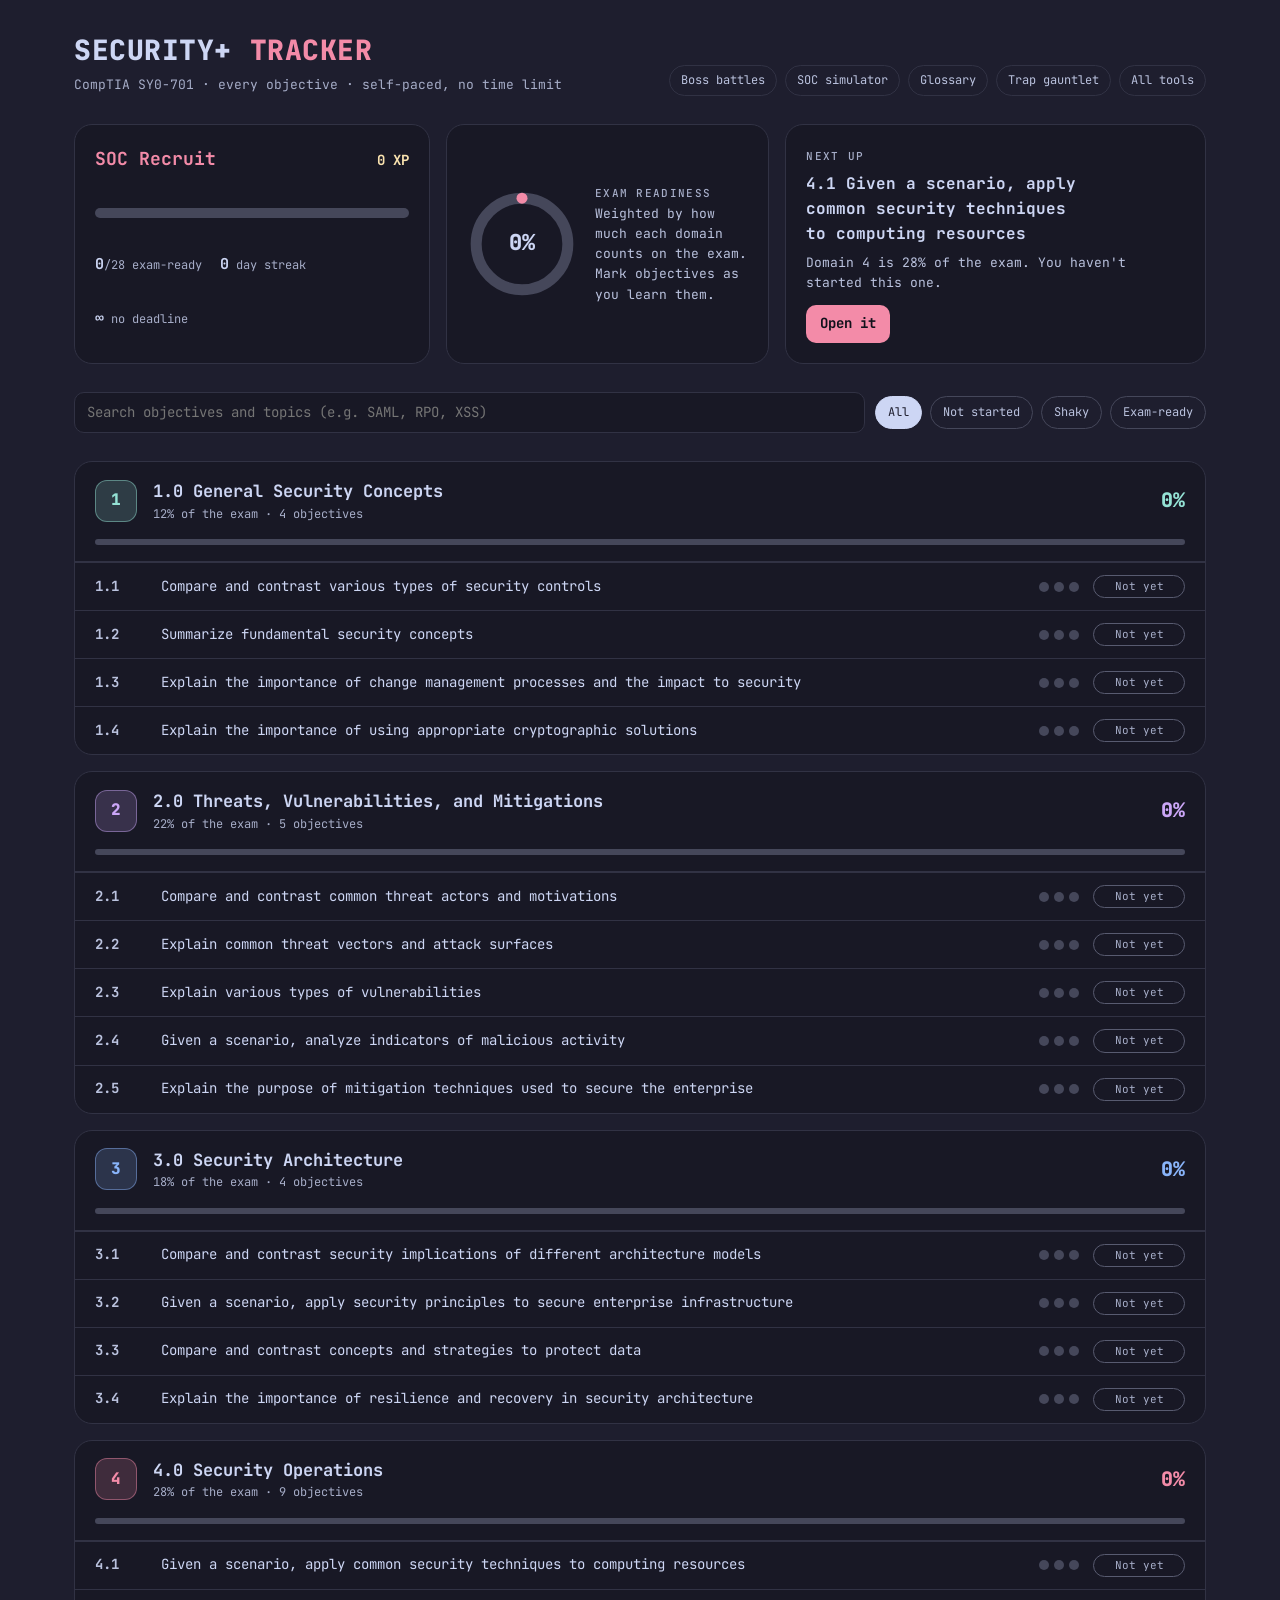
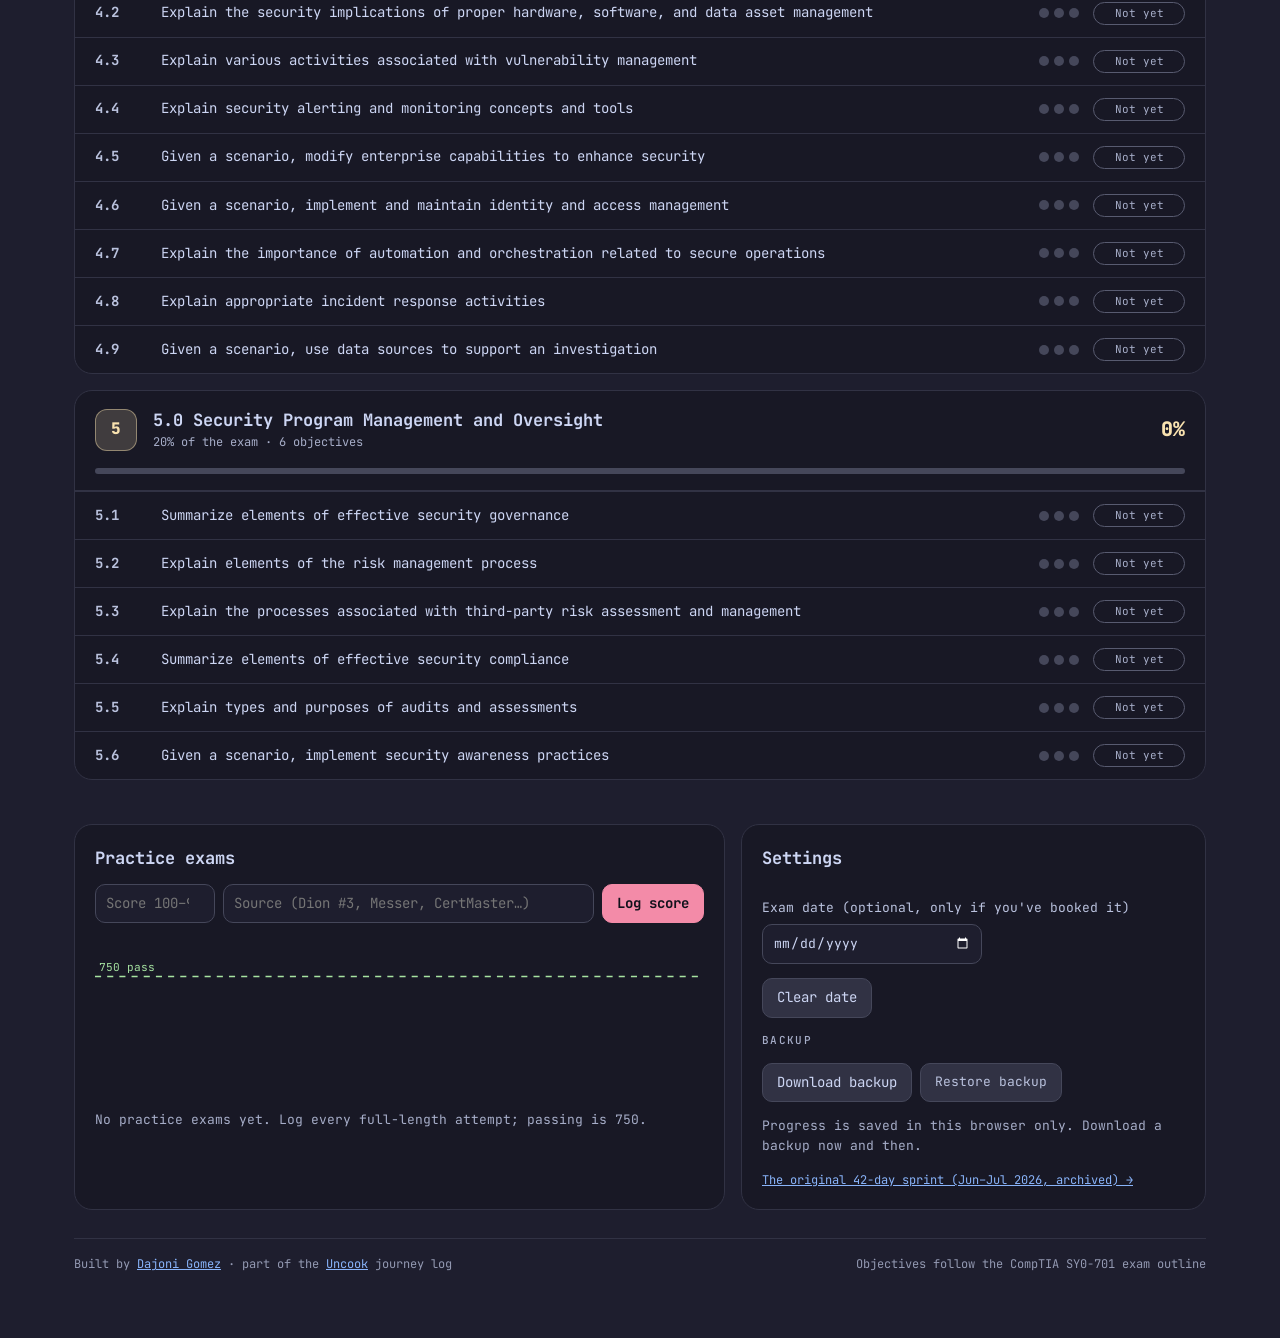
<file: index.html>
<!doctype html>
<html lang="en">
<head>
<meta charset="utf-8">
<meta name="viewport" content="width=device-width, initial-scale=1, viewport-fit=cover">
<title>Security+ Tracker · SY0-701 · Self-paced</title>
<meta name="description" content="Self-paced CompTIA Security+ (SY0-701) tracker covering all 28 exam objectives, with readiness scoring and a practice exam log.">
<link rel="preconnect" href="https://fonts.googleapis.com">
<link rel="preconnect" href="https://fonts.gstatic.com" crossorigin>
<link rel="stylesheet" href="https://fonts.googleapis.com/css2?family=JetBrains+Mono:wght@400;500;700;800&display=swap">
<style>
/* Layout: status header (rank, readiness, next up) → domain cards with objective rows → practice exams + settings.
   Catppuccin Mocha with Ruby (security) as the accent. Self-paced: no dates unless you set an exam date. */
:root{
  color-scheme: dark;
  --base:#1e1e2e; --mantle:#181825; --crust:#11111b; --s0:#313244; --s1:#45475a; --s2:#585b70;
  --text:#cdd6f4; --sub1:#bac2de; --sub0:#a6adc8; --ov:#9399b2;
  --red:#f38ba8; --mauve:#cba6f7; --blue:#89b4fa; --green:#a6e3a1; --yellow:#f9e2af; --peach:#fab387; --lav:#b4befe;
  --mono:"JetBrainsMono Nerd Font","JetBrainsMono NF","JetBrains Mono",ui-monospace,monospace;
}
*{box-sizing:border-box}
[hidden]{display:none!important}
body{margin:0;background:var(--base);color:var(--text);font-family:var(--mono);font-size:14px;line-height:1.55}
a{color:var(--blue)} a:hover{color:var(--lav)}
:focus-visible{outline:2px solid var(--lav);outline-offset:2px;border-radius:4px}
button{font:inherit;cursor:pointer}
.wrap{max-width:1180px;margin:0 auto;padding-inline:24px;padding-block:28px 64px;display:grid;gap:28px}
@media (max-width:600px){.wrap{padding-inline:16px;gap:22px}}
.label{font-size:11px;font-weight:500;letter-spacing:.12em;text-transform:uppercase;color:var(--sub0)}
h1,h2,h3{margin:0;text-wrap:balance}

/* header */
.top{display:flex;justify-content:space-between;gap:16px;flex-wrap:wrap;align-items:flex-end}
.top h1{font-size:28px;font-weight:800;letter-spacing:.02em}
.top h1 span{color:var(--red)}
.top p{margin:4px 0 0;color:var(--sub0);font-size:13px}
.nav{display:flex;gap:8px;flex-wrap:wrap}
.nav a{font-size:12px;color:var(--sub1);text-decoration:none;border:1px solid var(--s0);border-radius:9999px;padding:5px 11px}
.nav a:hover{border-color:var(--red);color:var(--text)}

.status{display:grid;grid-template-columns:1.1fr 1fr 1.3fr;gap:16px}
@media (max-width:900px){.status{grid-template-columns:1fr}}
.card{background:var(--mantle);border:1px solid var(--s0);border-radius:18px;padding:20px;min-width:0}
.rank{display:grid;gap:10px}
.rank .row{display:flex;justify-content:space-between;align-items:baseline;gap:12px}
.rank b{font-size:18px;color:var(--red)}
.rank .xp{color:var(--yellow);font-weight:700;font-variant-numeric:tabular-nums}
.bar{height:10px;background:var(--s1);border-radius:10px;overflow:hidden}
.bar i{display:block;height:100%;border-radius:10px;background:var(--c,var(--red));transition:width .5s ease}
.mini{display:flex;gap:18px;flex-wrap:wrap;font-size:12px;color:var(--sub0)}
.mini strong{color:var(--text);font-size:15px}
.ready{display:flex;gap:18px;align-items:center}
.gauge{width:110px;height:110px;flex-shrink:0}
.gauge text{font-family:var(--mono)}
.ready p{margin:0;color:var(--sub1);font-size:13px}
.next h3{font-size:16px;margin:6px 0}
.next p{margin:0;color:var(--sub1);font-size:13px}
.next .go{margin-top:12px;background:var(--red);color:var(--crust);border:0;border-radius:10px;padding:8px 14px;font-weight:700}
.next .go:hover{background:var(--peach)}

/* toolbar */
.tools{display:flex;gap:10px;flex-wrap:wrap;align-items:center}
.tools input[type=search]{flex:1;min-width:200px;background:var(--mantle);border:1px solid var(--s0);border-radius:10px;color:var(--text);font:inherit;padding:9px 12px}
.chip{background:none;border:1px solid var(--s1);color:var(--sub1);border-radius:9999px;padding:6px 12px;font-size:12px}
.chip[aria-pressed="true"]{background:var(--text);color:var(--base);border-color:var(--text)}

/* domains */
.domain{background:var(--mantle);border:1px solid var(--s0);border-radius:18px;overflow:hidden}
.dhead{display:grid;grid-template-columns:auto 1fr auto;gap:16px;align-items:center;padding:16px 20px;border-bottom:1px solid var(--s0)}
.dnum{width:42px;height:42px;border-radius:12px;display:grid;place-items:center;font-weight:800;font-size:16px;background:color-mix(in srgb,var(--c) 18%,transparent);color:var(--c);border:1px solid color-mix(in srgb,var(--c) 45%,transparent)}
.dhead h2{font-size:17px}
.dhead .meta{font-size:12px;color:var(--sub0)}
.dhead .pct{font-weight:800;font-size:20px;font-variant-numeric:tabular-nums;color:var(--c)}
.dhead .bar{grid-column:1/-1;height:6px}
.obj{border-top:1px solid var(--s0)}
.obj:first-of-type{border-top:0}
.ohead{all:unset;box-sizing:border-box;display:grid;grid-template-columns:52px 1fr auto auto;gap:14px;align-items:center;width:100%;padding:12px 20px;cursor:pointer}
.ohead:hover{background:color-mix(in srgb,var(--s0) 45%,transparent)}
.oid{font-weight:700;color:var(--sub1);font-variant-numeric:tabular-nums}
.otitle{min-width:0}
.dots{display:flex;gap:5px}
.dots i{width:10px;height:10px;border-radius:50%;background:var(--s1);display:block}
.dots i.on{background:var(--green)}
.conf{font-size:11px;padding:2px 9px;border-radius:9999px;border:1px solid var(--s2);color:var(--sub0);white-space:nowrap;min-width:92px;text-align:center}
.conf.c1{border-color:var(--peach);color:var(--peach)} .conf.c2{border-color:var(--blue);color:var(--blue)} .conf.c3{border-color:var(--green);color:var(--green);background:color-mix(in srgb,var(--green) 12%,transparent)}
.obody{padding:4px 20px 18px 86px;display:grid;gap:14px}
@media (max-width:700px){.ohead{grid-template-columns:44px 1fr;row-gap:6px}.dots,.conf{grid-column:2}.obody{padding:4px 16px 16px}}
.topics{margin:0;padding-left:18px;color:var(--sub1);font-size:13px;display:grid;gap:3px}
.steps{display:flex;gap:8px;flex-wrap:wrap}
.step{display:flex;align-items:center;gap:8px;background:var(--base);border:1px solid var(--s1);color:var(--text);border-radius:10px;padding:7px 12px;font-size:13px}
.step i{width:16px;height:16px;border-radius:4px;border:2px solid var(--s2);display:grid;place-items:center}
.step[aria-pressed="true"]{border-color:var(--green)}
.step[aria-pressed="true"] i{background:var(--green);border-color:var(--green)}
.step[aria-pressed="true"] i::after{content:"";width:4px;height:8px;border:solid var(--crust);border-width:0 2px 2px 0;transform:rotate(45deg) translate(-1px,-1px)}
.confpick{display:flex;gap:6px;flex-wrap:wrap;align-items:center}
.confpick button{background:none;border:1px solid var(--s1);color:var(--sub1);border-radius:9999px;padding:4px 11px;font-size:12px}
.confpick button[aria-pressed="true"]{background:var(--red);border-color:var(--red);color:var(--crust);font-weight:700}
.note{width:100%;min-height:62px;resize:vertical;background:var(--base);border:1px solid var(--s1);border-radius:10px;color:var(--text);font:inherit;font-size:13px;padding:9px}

/* exams + settings */
.lower{display:grid;grid-template-columns:1.4fr 1fr;gap:16px}
@media (max-width:900px){.lower{grid-template-columns:1fr}}
.lower h2{font-size:17px;margin-bottom:12px}
form.add{display:flex;gap:8px;flex-wrap:wrap;margin-bottom:14px}
form.add input,form.add select{background:var(--base);border:1px solid var(--s1);border-radius:10px;color:var(--text);font:inherit;padding:8px 10px}
form.add input[type=number]{width:120px}
form.add input[type=text]{flex:1;min-width:160px}
.btn{background:var(--s0);border:1px solid var(--s1);color:var(--text);border-radius:10px;padding:8px 14px}
.btn:hover{background:var(--s1)}
.btn.primary{background:var(--red);border-color:var(--red);color:var(--crust);font-weight:700}
.chart{width:100%;height:150px;display:block}
.exams{list-style:none;margin:10px 0 0;padding:0;display:grid;gap:6px;font-size:13px}
.exams li{display:grid;grid-template-columns:auto 1fr auto auto;gap:12px;align-items:center;padding:7px 10px;background:var(--base);border-radius:10px}
.exams .s{font-weight:700;font-variant-numeric:tabular-nums}
.exams .pass{color:var(--green)} .exams .fail{color:var(--peach)}
.exams button{background:none;border:0;color:var(--ov);font-size:12px}
.exams button:hover{color:var(--red)}
.empty{color:var(--sub0);font-size:13px}
.settings{display:grid;gap:14px}
.settings label{display:grid;gap:6px;font-size:13px;color:var(--sub1)}
.settings input[type=date]{background:var(--base);border:1px solid var(--s1);border-radius:10px;color:var(--text);font:inherit;padding:8px 10px;max-width:220px}
.row{display:flex;gap:8px;flex-wrap:wrap}
.toast{position:fixed;left:50%;bottom:calc(20px + env(safe-area-inset-bottom,0px));transform:translateX(-50%);background:var(--crust);border:1px solid var(--red);color:var(--text);padding:10px 16px;border-radius:12px;font-size:13px;opacity:0;transition:opacity .25s;pointer-events:none}
.toast.on{opacity:1}
footer{color:var(--ov);font-size:12px;display:flex;justify-content:space-between;gap:12px;flex-wrap:wrap;border-top:1px solid var(--s0);padding-top:16px}
@media (prefers-reduced-motion:reduce){*{transition:none!important}}
</style>
</head>
<body>
<div class="wrap">
  <header class="top">
    <div>
      <h1>SECURITY+ <span>TRACKER</span></h1>
      <p>CompTIA SY0-701 · every objective · self-paced, no time limit</p>
    </div>
    <nav class="nav" aria-label="Companion tools">
      <a href="boss-tracker/game.html">Boss battles</a>
      <a href="boss-tracker/socvisualizer.html">SOC simulator</a>
      <a href="boss-tracker/glossary.html">Glossary</a>
      <a href="boss-tracker/traps.html">Trap gauntlet</a>
      <a href="boss-tracker/index.html">All tools</a>
    </nav>
  </header>

  <section class="status" aria-label="Your progress">
    <div class="card rank">
      <div class="row"><b id="rankName">SOC Recruit</b><span class="xp" id="xp">0 XP</span></div>
      <div class="bar" role="progressbar" aria-label="Progress to next rank" id="rankBar"><i id="rankFill" style="width:0%"></i></div>
      <div class="mini">
        <span><strong id="objDone">0</strong>/28 exam-ready</span>
        <span><strong id="streak">0</strong> day streak</span>
        <span id="countdown"><strong>∞</strong> no deadline</span>
      </div>
    </div>
    <div class="card ready">
      <svg class="gauge" viewBox="0 0 120 120" role="img" aria-labelledby="readyLbl">
        <circle cx="60" cy="60" r="50" fill="none" stroke="#45475a" stroke-width="12"></circle>
        <circle id="gArc" cx="60" cy="60" r="50" fill="none" stroke="#f38ba8" stroke-width="12" stroke-linecap="round" stroke-dasharray="0 314.16" transform="rotate(-90 60 60)"></circle>
        <text id="gNum" x="60" y="66" text-anchor="middle" font-size="24" font-weight="800" fill="#cdd6f4">0%</text>
      </svg>
      <div>
        <span class="label" id="readyLbl">Exam readiness</span>
        <p id="readyText">Weighted by how much each domain counts on the exam. Mark objectives as you learn them.</p>
      </div>
    </div>
    <div class="card next" aria-live="polite">
      <span class="label">Next up</span>
      <h3 id="nextTitle">Loading objectives…</h3>
      <p id="nextWhy"></p>
      <button class="go" id="nextGo" type="button" hidden>Open it</button>
    </div>
  </section>

  <div class="tools">
    <label class="label" for="q" style="position:absolute;left:-9999px">Search objectives</label>
    <input type="search" id="q" placeholder="Search objectives and topics (e.g. SAML, RPO, XSS)">
    <div class="row" role="group" aria-label="Filter">
      <button class="chip" type="button" data-f="all" aria-pressed="true">All</button>
      <button class="chip" type="button" data-f="todo" aria-pressed="false">Not started</button>
      <button class="chip" type="button" data-f="weak" aria-pressed="false">Shaky</button>
      <button class="chip" type="button" data-f="ready" aria-pressed="false">Exam-ready</button>
    </div>
  </div>

  <main id="domains" aria-label="Exam objectives"></main>

  <section class="lower">
    <div class="card">
      <h2>Practice exams</h2>
      <form class="add" id="examForm">
        <label class="label" for="exScore" style="position:absolute;left:-9999px">Score</label>
        <input type="number" id="exScore" min="100" max="900" step="1" placeholder="Score 100–900" required>
        <label class="label" for="exSrc" style="position:absolute;left:-9999px">Source</label>
        <input type="text" id="exSrc" placeholder="Source (Dion #3, Messer, CertMaster…)">
        <button class="btn primary" type="submit">Log score</button>
      </form>
      <svg class="chart" id="chart" viewBox="0 0 600 150" preserveAspectRatio="none" role="img" aria-label="Practice exam scores over time"></svg>
      <ul class="exams" id="exams"></ul>
      <p class="empty" id="noExams">No practice exams yet. Log every full-length attempt; passing is 750.</p>
    </div>
    <div class="card settings">
      <h2>Settings</h2>
      <label>Exam date (optional, only if you've booked it)
        <input type="date" id="examDate">
      </label>
      <div class="row">
        <button class="btn" type="button" id="clearDate">Clear date</button>
      </div>
      <span class="label">Backup</span>
      <div class="row">
        <button class="btn" type="button" id="export">Download backup</button>
        <label class="btn" for="importFile" style="display:inline-block">Restore backup</label>
        <input type="file" id="importFile" accept="application/json" hidden>
      </div>
      <p class="empty" style="margin:0">Progress is saved in this browser only. Download a backup now and then.</p>
      <a href="sprint-2026.html" style="font-size:12px">The original 42-day sprint (Jun–Jul 2026, archived) →</a>
    </div>
  </section>

  <footer><span>Built by <a href="https://github.com/Cop1ouss">Dajoni Gomez</a> · part of the <a href="https://cop1ouss.github.io/Cop1ouss/">Uncook</a> journey log</span><span>Objectives follow the CompTIA SY0-701 exam outline</span></footer>
</div>
<div class="toast" id="toast" role="status"></div>

<script>
(() => {
  const KEY = "secplus_selfpaced_v1";
  const COLORS = { "1":"#94e2d5", "2":"#cba6f7", "3":"#89b4fa", "4":"#f38ba8", "5":"#f9e2af" };
  const CONF = ["Not yet", "Shaky", "Solid", "Exam-ready"];
  const RANKS = [["SOC Recruit",0],["Analyst",300],["Sentinel",800],["Threat Hunter",1500],["Security Engineer",2400],["CISO in Training",3400]];
  const XP = { learn:10, notes:10, practice:15, ready:25, exam:50 };
  const $ = id => document.getElementById(id);
  const el = (t, c, txt) => { const e = document.createElement(t); if (c) e.className = c; if (txt != null) e.textContent = txt; return e; };

  let state = load(); let data = null; let filter = "all"; let query = "";
  const open = new Set();

  function load() {
    try { const s = JSON.parse(localStorage.getItem(KEY) || "{}"); return { obj: s.obj || {}, exams: s.exams || [], days: s.days || [], examDate: s.examDate || "" }; }
    catch { return { obj: {}, exams: [], days: [], examDate: "" }; }
  }
  function save(activity = true) {
    if (activity) { const d = new Date().toLocaleDateString("en-CA"); if (!state.days.includes(d)) state.days.push(d); }
    try { localStorage.setItem(KEY, JSON.stringify(state)); } catch { toast("Couldn't save. Is private browsing on?"); }
  }
  function toast(t) { const x = $("toast"); x.textContent = t; x.classList.add("on"); clearTimeout(toast.t); toast.t = setTimeout(() => x.classList.remove("on"), 1800); }
  const o = id => (state.obj[id] ||= { learn:false, notes:false, practice:false, conf:0, text:"" });

  // score of one objective, 0..1: steps are 60%, confidence 40%
  const score = id => { const s = state.obj[id]; if (!s) return 0; return (s.learn + s.notes + s.practice) / 3 * 0.6 + (s.conf / 3) * 0.4; };
  const readiness = () => data.domains.reduce((sum, d) => sum + d.weight * d.objectives.reduce((a, ob) => a + score(ob.id), 0) / d.objectives.length, 0);
  function xp() {
    let x = 0; for (const s of Object.values(state.obj)) { x += (s.learn?XP.learn:0) + (s.notes?XP.notes:0) + (s.practice?XP.practice:0) + (s.conf===3?XP.ready:0) + s.conf*5; }
    return x + state.exams.length * XP.exam;
  }
  function streak() {
    const set = new Set(state.days); let n = 0; const d = new Date();
    if (!set.has(d.toLocaleDateString("en-CA"))) d.setDate(d.getDate() - 1);
    while (set.has(d.toLocaleDateString("en-CA"))) { n++; d.setDate(d.getDate() - 1); }
    return n;
  }

  function renderStatus() {
    const x = xp(); let ri = 0; RANKS.forEach((r, i) => { if (x >= r[1]) ri = i; });
    const cur = RANKS[ri], nxt = RANKS[ri + 1];
    $("rankName").textContent = cur[0]; $("xp").textContent = `${x.toLocaleString()} XP`;
    $("rankFill").style.width = nxt ? ((x - cur[1]) / (nxt[1] - cur[1]) * 100) + "%" : "100%";
    $("rankBar").setAttribute("aria-valuenow", Math.round(nxt ? (x - cur[1]) / (nxt[1] - cur[1]) * 100 : 100));
    const all = data.domains.flatMap(d => d.objectives);
    $("objDone").textContent = all.filter(ob => (state.obj[ob.id]?.conf || 0) === 3).length;
    $("streak").textContent = streak();
    const cd = $("countdown");
    if (state.examDate) {
      const days = Math.round((new Date(state.examDate + "T00:00") - new Date(new Date().toDateString())) / 86400000);
      cd.replaceChildren(el("strong", null, days >= 0 ? String(days) : "done"), document.createTextNode(days >= 0 ? " days to exam" : " exam date passed"));
    } else cd.replaceChildren(el("strong", null, "∞"), document.createTextNode(" no deadline"));
    const r = Math.round(readiness());
    $("gArc").setAttribute("stroke-dasharray", `${(r / 100) * 314.16} 314.16`);
    $("gNum").textContent = r + "%";
    const best = state.exams.length ? Math.max(...state.exams.map(e => e.score)) : null;
    $("readyText").textContent = r >= 85 && best >= 800 ? "You're in exam shape. Book it if you haven't." :
      r >= 70 ? "Close. Push your weakest domain and keep taking full practice exams." :
      "Weighted by how much each domain counts on the exam. Mark objectives as you learn them.";
    // next up: lowest-scoring objective, heaviest domain first on ties
    let pick = null;
    for (const d of data.domains) for (const ob of d.objectives) {
      const s = score(ob.id), k = s - d.weight / 1000;
      if (s < 1 && (!pick || k < pick.k)) pick = { k, ob, d, s };
    }
    if (pick) {
      $("nextTitle").textContent = `${pick.ob.id} ${pick.ob.title}`;
      $("nextWhy").textContent = `Domain ${pick.d.id} is ${pick.d.weight}% of the exam. ` + (pick.s === 0 ? "You haven't started this one." : "It's one of your weakest.");
      $("nextGo").hidden = false; $("nextGo").onclick = () => { open.add(pick.ob.id); filter = "all"; syncChips(); renderDomains(); document.getElementById("o-" + pick.ob.id)?.scrollIntoView({ behavior: "smooth", block: "center" }); };
    } else { $("nextTitle").textContent = "Every objective is exam-ready."; $("nextWhy").textContent = "Keep taking full practice exams until you're consistently over 800."; $("nextGo").hidden = true; }
  }

  function matches(ob) {
    const s = state.obj[ob.id], conf = s?.conf || 0, started = s && (s.learn || s.notes || s.practice || conf);
    if (filter === "todo" && started) return false;
    if (filter === "weak" && !(started && conf <= 1)) return false;
    if (filter === "ready" && conf !== 3) return false;
    if (!query) return true;
    return (ob.id + " " + ob.title + " " + ob.topics.join(" ")).toLowerCase().includes(query);
  }

  function renderDomains() {
    const root = $("domains"); root.replaceChildren();
    for (const d of data.domains) {
      const obs = d.objectives.filter(matches); if (!obs.length) continue;
      const pct = Math.round(d.objectives.reduce((a, ob) => a + score(ob.id), 0) / d.objectives.length * 100);
      const box = el("section", "domain"); box.style.setProperty("--c", COLORS[d.id]); box.style.marginBottom = "16px";
      const h = el("div", "dhead");
      const info = el("div"); info.append(el("h2", null, `${d.id}.0 ${d.name}`), el("div", "meta", `${d.weight}% of the exam · ${d.objectives.length} objectives`));
      const bar = el("div", "bar"); const fill = el("i"); fill.style.width = pct + "%"; fill.style.setProperty("--c", COLORS[d.id]); bar.append(fill);
      h.append(el("div", "dnum", d.id), info, el("div", "pct", pct + "%"), bar);
      box.append(h);
      for (const ob of obs) box.append(objRow(ob));
      root.append(box);
    }
    if (!root.children.length) root.append(el("p", "empty", "Nothing matches. Clear the search or pick another filter."));
  }

  function objRow(ob) {
    const s = state.obj[ob.id] || { learn:false, notes:false, practice:false, conf:0, text:"" };
    const wrap = el("div", "obj"); wrap.id = "o-" + ob.id;
    const head = el("button", "ohead"); head.type = "button"; head.setAttribute("aria-expanded", open.has(ob.id));
    const dots = el("span", "dots"); ["learn","notes","practice"].forEach(k => { const i = el("i", s[k] ? "on" : ""); dots.append(i); });
    dots.setAttribute("aria-label", `${["learn","notes","practice"].filter(k => s[k]).length} of 3 steps done`);
    head.append(el("span", "oid", ob.id), el("span", "otitle", ob.title), dots, el("span", "conf c" + s.conf, CONF[s.conf]));
    const body = el("div", "obody"); body.hidden = !open.has(ob.id);
    const ul = el("ul", "topics"); ob.topics.forEach(t => ul.append(el("li", null, t)));
    const steps = el("div", "steps");
    [["learn","Learned it (video or reading)"],["notes","Wrote my own notes"],["practice","Did practice questions"]].forEach(([k, lbl]) => {
      const b = el("button", "step"); b.type = "button"; b.setAttribute("aria-pressed", !!s[k]); b.append(el("i"), lbl);
      b.onclick = () => { const st = o(ob.id); st[k] = !st[k]; save(); if (st[k]) toast(`+${XP[k]} XP`); refresh(); };
      steps.append(b);
    });
    const cp = el("div", "confpick"); cp.append(el("span", "label", "Confidence"));
    CONF.forEach((c, i) => { const b = el("button", null, c); b.type = "button"; b.setAttribute("aria-pressed", s.conf === i);
      b.onclick = () => { const st = o(ob.id); const was = st.conf; st.conf = i; save(); if (i === 3 && was !== 3) toast(`${ob.id} exam-ready +${XP.ready} XP`); refresh(); }; cp.append(b); });
    const ta = el("textarea", "note"); ta.placeholder = "Your notes, mnemonics, things you keep mixing up…"; ta.value = s.text || ""; ta.id = "n-" + ob.id;
    ta.setAttribute("aria-label", `Notes for ${ob.id}`);
    ta.addEventListener("change", () => { o(ob.id).text = ta.value; save(false); toast("Note saved"); });
    body.append(ul, steps, cp, ta);
    head.onclick = () => { const was = open.has(ob.id); was ? open.delete(ob.id) : open.add(ob.id); head.setAttribute("aria-expanded", !was); body.hidden = was; };
    wrap.append(head, body); return wrap;
  }

  function renderExams() {
    const list = $("exams"); list.replaceChildren(); const ex = state.exams;
    $("noExams").hidden = ex.length > 0;
    ex.slice().reverse().forEach((e, ri) => {
      const i = ex.length - 1 - ri; const li = el("li");
      const del = el("button", null, "remove"); del.type = "button"; del.setAttribute("aria-label", `Remove score ${e.score}`);
      del.onclick = () => { state.exams.splice(i, 1); save(false); refresh(); };
      li.append(el("span", null, e.date), el("span", null, e.src || "Practice exam"), el("span", "s " + (e.score >= 750 ? "pass" : "fail"), String(e.score)), del);
      list.append(li);
    });
    const svg = $("chart"); svg.replaceChildren(); const NS = "http://www.w3.org/2000/svg";
    const W = 600, H = 150, pad = 18, y = v => H - pad - (v - 100) / 800 * (H - 2 * pad);
    const line = (x1, y1, x2, y2, stroke, dash) => { const l = document.createElementNS(NS, "line"); Object.entries({x1,y1,x2,y2,stroke,"stroke-width":1.5,"stroke-dasharray":dash||""}).forEach(([k,v]) => l.setAttribute(k, v)); svg.append(l); };
    line(0, y(750), W, y(750), "#a6e3a1", "6 6");
    const t = document.createElementNS(NS, "text"); t.setAttribute("x", 4); t.setAttribute("y", y(750) - 5); t.setAttribute("fill", "#a6e3a1"); t.setAttribute("font-size", "11"); t.setAttribute("font-family", "JetBrains Mono, monospace"); t.textContent = "750 pass"; svg.append(t);
    if (ex.length) {
      const step = ex.length > 1 ? (W - 2 * pad) / (ex.length - 1) : 0;
      const pts = ex.map((e, i) => [pad + i * step, y(e.score)]);
      const p = document.createElementNS(NS, "polyline"); p.setAttribute("points", pts.map(q => q.join(",")).join(" ")); p.setAttribute("fill", "none"); p.setAttribute("stroke", "#f38ba8"); p.setAttribute("stroke-width", "2.5"); svg.append(p);
      pts.forEach(([cx, cy], i) => { const c = document.createElementNS(NS, "circle"); c.setAttribute("cx", cx); c.setAttribute("cy", cy); c.setAttribute("r", i === pts.length - 1 ? 5 : 3.5); c.setAttribute("fill", ex[i].score >= 750 ? "#a6e3a1" : "#f38ba8"); svg.append(c); });
    }
  }

  function refresh() { renderStatus(); renderDomains(); renderExams(); }
  function syncChips() { document.querySelectorAll(".chip").forEach(c => c.setAttribute("aria-pressed", c.dataset.f === filter)); }

  document.querySelectorAll(".chip").forEach(c => c.onclick = () => { filter = c.dataset.f; syncChips(); renderDomains(); });
  $("q").addEventListener("input", e => { query = e.target.value.trim().toLowerCase(); renderDomains(); });
  $("examForm").addEventListener("submit", e => {
    e.preventDefault(); const v = Math.round(+$("exScore").value);
    if (!(v >= 100 && v <= 900)) { toast("Scores run from 100 to 900."); return; }
    state.exams.push({ score: v, src: $("exSrc").value.trim().slice(0, 60), date: new Date().toLocaleDateString("en-US", { month: "short", day: "numeric" }) });
    save(); $("exScore").value = ""; $("exSrc").value = ""; toast(v >= 750 ? `${v}: passing score +${XP.exam} XP` : `${v} logged +${XP.exam} XP`); refresh();
  });
  $("examDate").addEventListener("change", e => { state.examDate = e.target.value; save(false); refresh(); });
  $("clearDate").onclick = () => { state.examDate = ""; $("examDate").value = ""; save(false); refresh(); };
  $("export").onclick = () => {
    const blob = new Blob([JSON.stringify(state, null, 2)], { type: "application/json" });
    const a = el("a"); a.href = URL.createObjectURL(blob); a.download = `secplus-progress-${new Date().toLocaleDateString("en-CA")}.json`; a.click(); URL.revokeObjectURL(a.href);
  };
  $("importFile").addEventListener("change", async e => {
    const f = e.target.files[0]; if (!f) return;
    try { const s = JSON.parse(await f.text()); if (typeof s !== "object" || !s.obj) throw 0; state = { obj: s.obj, exams: s.exams || [], days: s.days || [], examDate: s.examDate || "" }; save(false); $("examDate").value = state.examDate; refresh(); toast("Backup restored"); }
    catch { toast("That file isn't a tracker backup."); }
    e.target.value = "";
  });

  fetch("data/objectives.json").then(r => r.json()).then(d => { data = d; $("examDate").value = state.examDate; refresh(); })
    .catch(() => { $("nextTitle").textContent = "Couldn't load the objectives. Refresh to try again."; });
})();
</script>
</body>
</html>
</file>
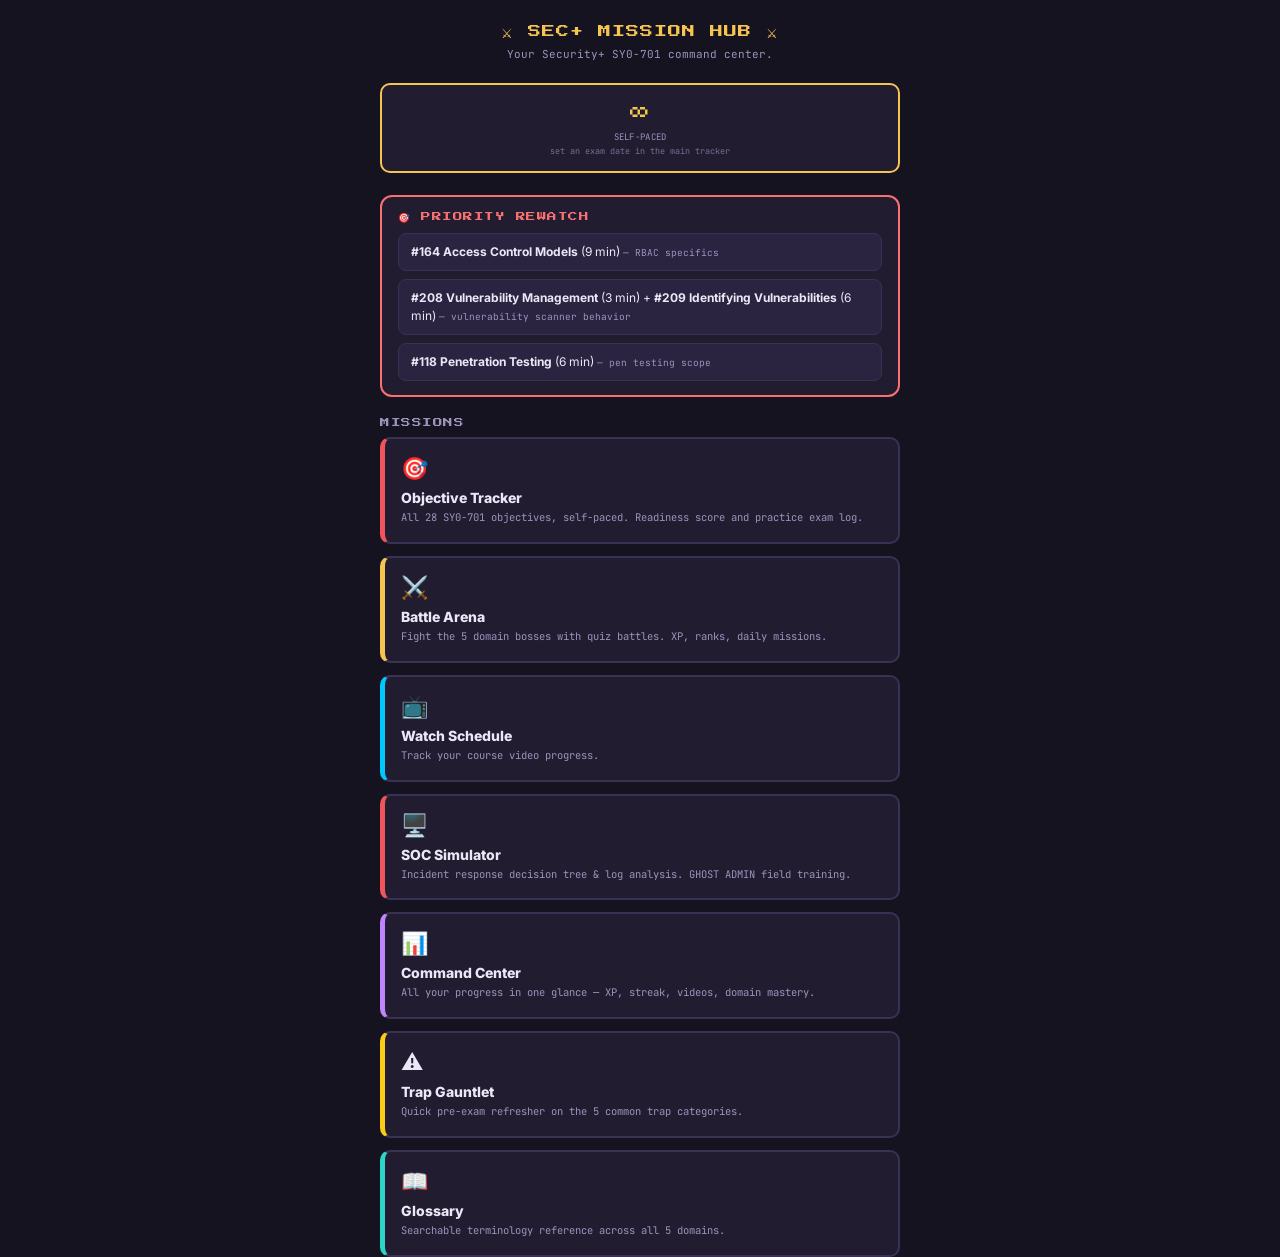
<file: boss-tracker/index.html>
<!DOCTYPE html>
<html lang="en">
<head>
<meta charset="UTF-8">
<meta name="viewport" content="width=device-width, initial-scale=1, maximum-scale=1, user-scalable=no">
<meta name="theme-color" content="#161320">
<meta name="apple-mobile-web-app-capable" content="yes">
<meta name="apple-mobile-web-app-status-bar-style" content="black-translucent">
<meta name="apple-mobile-web-app-title" content="Sec+ Bosses">
<link rel="manifest" href="manifest.json">
<link rel="apple-touch-icon" href="icons/icon-192.png">
<link rel="stylesheet" href="shared/base.css">
<title>Sec+ Mission Hub</title>
<style>
  .countdown-row{display:flex; gap:10px; margin-bottom:22px;}
  .countdown-box{
    flex:1; background:var(--panel); border:2px solid var(--gold); border-radius:10px;
    padding:14px 8px; text-align:center;
  }
  .countdown-num{font-family:var(--pixel); font-size:20px; color:var(--gold); line-height:1.3;}
  .countdown-lbl{font-family:var(--mono); font-size:9px; color:var(--text-dim); margin-top:6px; text-transform:uppercase; letter-spacing:.3px;}
  .countdown-date{font-family:var(--mono); font-size:8.5px; color:var(--text-dim); margin-top:2px; opacity:.7;}

  .section-lbl{font-family:var(--pixel); font-size:9.5px; color:var(--text-dim); letter-spacing:.5px; margin:20px 0 10px;}

  .rewatch-card{background:var(--panel); border:2px solid var(--hp-red); border-radius:12px; padding:14px 16px; margin-bottom:20px;}
  .rewatch-label{font-family:var(--pixel); font-size:9.5px; color:var(--hp-red); letter-spacing:.5px; margin-bottom:10px;}
  .rewatch-list{display:flex; flex-direction:column; gap:8px;}
  .rewatch-item{
    background:var(--panel-raised); border:1px solid var(--line); border-radius:8px; padding:9px 12px;
    font-family:var(--sans); font-size:12px; line-height:1.5;
  }
  .rewatch-item b{color:var(--text);}
  .rewatch-note{font-family:var(--mono); font-size:9.5px; color:var(--text-dim);}
</style>
</head>
<body>
<div class="frame">
  <div class="title">⚔ SEC+ MISSION HUB ⚔</div>
  <div class="subtitle">Your Security+ SY0-701 command center.</div>

  <div class="countdown-row" id="countdownRow"></div>

  <div class="rewatch-card">
    <div class="rewatch-label">🎯 PRIORITY REWATCH</div>
    <div class="rewatch-list">
      <div class="rewatch-item"><b>#164 Access Control Models</b> (9 min) <span class="rewatch-note">— RBAC specifics</span></div>
      <div class="rewatch-item"><b>#208 Vulnerability Management</b> (3 min) + <b>#209 Identifying Vulnerabilities</b> (6 min) <span class="rewatch-note">— vulnerability scanner behavior</span></div>
      <div class="rewatch-item"><b>#118 Penetration Testing</b> (6 min) <span class="rewatch-note">— pen testing scope</span></div>
    </div>
  </div>

  <div class="section-lbl">MISSIONS</div>
  <div class="card-grid">
    <a class="hub-card" data-accent="boss:d4" href="../index.html">
      <span class="hub-card-icon">🎯</span>
      <div class="hub-card-title">Objective Tracker</div>
      <div class="hub-card-desc">All 28 SY0-701 objectives, self-paced. Readiness score and practice exam log.</div>
    </a>
    <a class="hub-card" data-accent="gold" href="game.html">
      <span class="hub-card-icon">⚔️</span>
      <div class="hub-card-title">Battle Arena</div>
      <div class="hub-card-desc">Fight the 5 domain bosses with quiz battles. XP, ranks, daily missions.</div>
    </a>
    <a class="hub-card" data-accent="cyan" href="schedule.html">
      <span class="hub-card-icon">📺</span>
      <div class="hub-card-title">Watch Schedule</div>
      <div class="hub-card-desc">Track your course video progress.</div>
    </a>
    <a class="hub-card" data-accent="boss:d4" href="socvisualizer.html">
      <span class="hub-card-icon">🖥️</span>
      <div class="hub-card-title">SOC Simulator</div>
      <div class="hub-card-desc">Incident response decision tree &amp; log analysis. GHOST ADMIN field training.</div>
    </a>
    <a class="hub-card" data-accent="violet" href="stats.html">
      <span class="hub-card-icon">📊</span>
      <div class="hub-card-title">Command Center</div>
      <div class="hub-card-desc">All your progress in one glance — XP, streak, videos, domain mastery.</div>
    </a>
    <a class="hub-card" data-accent="yellow" href="traps.html">
      <span class="hub-card-icon">⚠️</span>
      <div class="hub-card-title">Trap Gauntlet</div>
      <div class="hub-card-desc">Quick pre-exam refresher on the 5 common trap categories.</div>
    </a>
    <a class="hub-card" data-accent="boss:d1" href="glossary.html">
      <span class="hub-card-icon">📖</span>
      <div class="hub-card-title">Glossary</div>
      <div class="hub-card-desc">Searchable terminology reference across all 5 domains.</div>
    </a>
  </div>
</div>

<script src="shared/config.js"></script>
<script>
function daysUntil(y, m, d){
  const now = new Date();
  const today = new Date(now.getFullYear(), now.getMonth(), now.getDate());
  const target = new Date(y, m, d);
  return Math.round((target - today) / 86400000);
}

function countdownTile(days, label, dateLabel){
  let numText;
  if(days > 0) numText = `${days}`;
  else if(days === 0) numText = 'TODAY';
  else numText = `+${Math.abs(days)}`;
  const lbl = days > 0 ? `days to ${label}` : days === 0 ? label : `days since ${label}`;
  return `
    <div class="countdown-box">
      <div class="countdown-num">${numText}</div>
      <div class="countdown-lbl">${lbl}</div>
      <div class="countdown-date">${dateLabel}</div>
    </div>`;
}

function renderCountdowns(){
  /* Self-paced: the exam date is optional and comes from the main tracker's settings. */
  let examDate = '';
  try { examDate = (JSON.parse(localStorage.getItem('secplus_selfpaced_v1') || '{}').examDate) || ''; } catch(e) {}
  const row = document.getElementById('countdownRow');
  if(examDate){
    const [y, m, d] = examDate.split('-').map(Number);
    const label = new Date(y, m - 1, d).toLocaleDateString('en-US', {month:'short', day:'numeric', year:'numeric'});
    row.innerHTML = countdownTile(daysUntil(y, m - 1, d), 'SY0-701 EXAM', label);
  } else {
    row.innerHTML = `
    <div class="countdown-box">
      <div class="countdown-num">\u221e</div>
      <div class="countdown-lbl">self-paced</div>
      <div class="countdown-date">set an exam date in the main tracker</div>
    </div>`;
  }
}

/* Card accents pull from shared/config.js so they can never drift from the
   actual boss colors — "boss:<id>" resolves to that boss's live color. */
const NAMED_ACCENTS = { gold:'#f5c451', cyan:'#00c8ff', violet:'#c084fc', yellow:'#facc15' };

function resolveAccent(token){
  if(token.startsWith('boss:')){
    const boss = BOSSES.find(b=>b.id === token.slice(5));
    return boss ? boss.color : NAMED_ACCENTS.gold;
  }
  return NAMED_ACCENTS[token] || NAMED_ACCENTS.gold;
}

function applyCardAccents(){
  document.querySelectorAll('.hub-card[data-accent]').forEach(card=>{
    const color = resolveAccent(card.dataset.accent);
    card.style.borderLeftColor = color;
    card.style.setProperty('--card-accent', color);
  });
}

renderCountdowns();
applyCardAccents();

if('serviceWorker' in navigator){
  window.addEventListener('load', ()=>{
    navigator.serviceWorker.register('sw.js').catch(()=>{});
  });
}
</script>
</body>
</html>
</file>
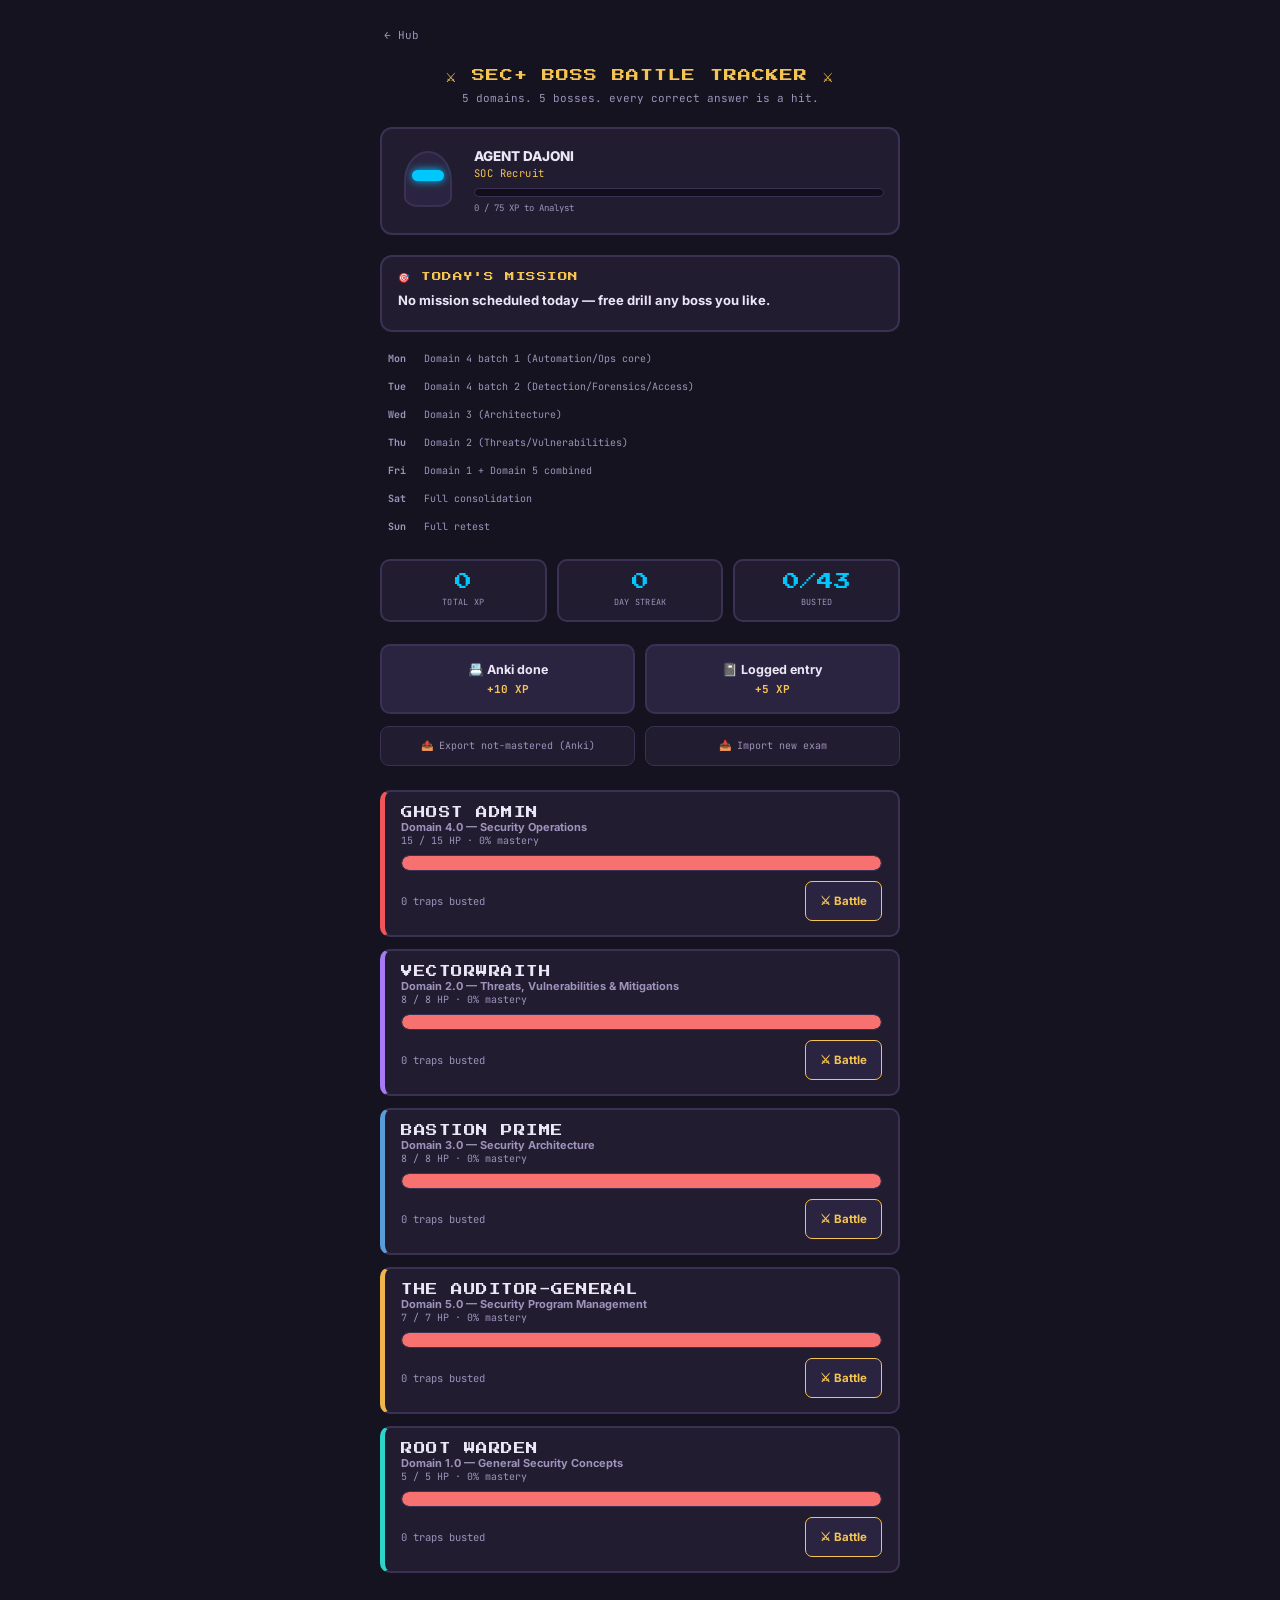
<file: boss-tracker/game.html>
<!DOCTYPE html>
<html lang="en">
<head>
<meta charset="UTF-8">
<meta name="viewport" content="width=device-width, initial-scale=1, maximum-scale=1, user-scalable=no">
<meta name="theme-color" content="#161320">
<meta name="apple-mobile-web-app-capable" content="yes">
<meta name="apple-mobile-web-app-status-bar-style" content="black-translucent">
<meta name="apple-mobile-web-app-title" content="Sec+ Bosses">
<link rel="manifest" href="manifest.json">
<link rel="apple-touch-icon" href="icons/icon-192.png">
<link rel="stylesheet" href="shared/base.css">
<title>Battle Arena — Sec+ Boss Battle Tracker</title>
<style>
  /* ---------- Character panel ---------- */
  .char-panel{
    display:flex; align-items:center; gap:14px; background:var(--panel); border:2px solid var(--line);
    border-radius:12px; padding:14px; margin-bottom:20px;
  }
  .avatar-wrap{width:64px; height:76px; position:relative; flex-shrink:0;}
  .avatar{width:100%; height:100%; position:relative;}
  .avatar .cape{
    position:absolute; top:12px; left:-8px; width:80px; height:58px;
    background:linear-gradient(180deg, var(--gold), rgba(245,196,81,0));
    clip-path:polygon(22% 0%, 78% 0%, 100% 100%, 0% 100%);
    opacity:0; transition:opacity .35s; z-index:0;
  }
  .avatar .hood{
    position:absolute; top:8px; left:8px; width:48px; height:56px; background:var(--panel-raised);
    border:2px solid var(--line); border-radius:24px 24px 14px 14px / 30px 30px 10px 10px; z-index:1;
  }
  .avatar .visor{
    position:absolute; top:27px; left:16px; width:32px; height:11px; background:var(--cyan);
    border-radius:6px; box-shadow:0 0 8px var(--cyan); z-index:2; transition:.3s;
  }
  .avatar .badge{
    position:absolute; bottom:15px; left:26px; width:12px; height:12px; background:var(--gold);
    border-radius:2px; transform:rotate(45deg); opacity:0; box-shadow:0 0 6px var(--gold); z-index:2; transition:.3s;
  }
  .avatar.rank-analyst .badge,
  .avatar.rank-sentinel .badge,
  .avatar.rank-full .badge{opacity:1;}
  .avatar.rank-sentinel .cape,
  .avatar.rank-full .cape{opacity:.85;}
  .avatar.rank-sentinel .visor{background:var(--gold); box-shadow:0 0 10px var(--gold);}
  .avatar.rank-full .visor{background:var(--hp-green); box-shadow:0 0 12px var(--hp-green);}
  .avatar.rank-full .cape{opacity:1;}

  .char-info{flex:1; min-width:0;}
  .char-name{font-family:var(--sans); font-weight:800; font-size:13.5px;}
  .char-rank{font-family:var(--mono); font-size:10.5px; color:var(--gold); margin-top:2px; margin-bottom:8px; letter-spacing:.4px;}
  .xp-track{width:100%; height:9px; background:#120f1c; border-radius:5px; overflow:hidden; border:1px solid var(--line);}
  .xp-fill{height:100%; background:var(--cyan); transition:width .4s ease;}
  .xp-caption{font-family:var(--mono); font-size:9px; color:var(--text-dim); margin-top:5px;}

  /* ---------- Daily quests ---------- */
  .mission-card{background:var(--panel); border:2px solid var(--gold); border-radius:12px; padding:14px 16px; margin-bottom:14px;}
  .mission-card.done{border-color:var(--hp-green);}
  .mission-card.empty{border-color:var(--line);}
  .mission-label{font-family:var(--pixel); font-size:9.5px; color:var(--gold); letter-spacing:.5px; margin-bottom:8px;}
  .mission-card.done .mission-label{color:var(--hp-green);}
  .mission-title{font-family:var(--sans); font-weight:700; font-size:13px; margin-bottom:6px; line-height:1.4;}
  .mission-topics, .mission-target{font-family:var(--mono); font-size:10px; color:var(--text-dim); margin-bottom:4px;}
  .mission-track{width:100%; height:8px; background:#120f1c; border-radius:5px; overflow:hidden; border:1px solid var(--line); margin-top:8px;}
  .mission-fill{height:100%; background:var(--gold); transition:width .4s ease;}
  .mission-card.done .mission-fill{background:var(--hp-green);}
  .mission-caption{font-family:var(--mono); font-size:9px; color:var(--text-dim); margin-top:6px;}

  .week-list{display:flex; flex-direction:column; gap:3px; margin-bottom:20px;}
  .week-row{display:flex; align-items:center; gap:8px; font-family:var(--mono); font-size:10px; color:var(--text-dim); padding:6px 8px; border-radius:6px;}
  .week-row.today{background:var(--panel-raised); color:var(--text);}
  .week-row.done{color:var(--hp-green);}
  .week-day{width:28px; flex-shrink:0; font-weight:700;}
  .week-label{flex:1; overflow:hidden; text-overflow:ellipsis; white-space:nowrap;}
  .week-check{flex-shrink:0; width:16px; text-align:center;}

  .actions{display:flex; gap:10px; margin-bottom:12px;}
  .action-btn{
    flex:1; background:var(--panel-raised); border:2px solid var(--line); border-radius:10px;
    color:var(--text); font-family:var(--sans); font-weight:700; font-size:12.5px; padding:16px 8px; cursor:pointer;
    min-height:64px;
  }
  .action-btn:active{border-color:var(--gold); transform:scale(.98);}
  .action-btn .plus{color:var(--gold); font-family:var(--mono); font-size:11px; display:block; margin-top:5px;}

  .actions2{display:flex; gap:10px; margin-bottom:24px;}
  .action-btn2{
    flex:1; background:var(--panel); border:1px solid var(--line); border-radius:9px; color:var(--text-dim);
    font-family:var(--mono); font-size:10px; padding:11px 8px; cursor:pointer; min-height:40px;
  }
  .action-btn2:active{border-color:var(--gold); color:var(--gold);}

  .boss-list{display:flex; flex-direction:column; gap:12px;}
  .boss{
    background:var(--panel); border:2px solid var(--line); border-left-width:5px; border-radius:10px;
    padding:14px 16px; cursor:pointer;
  }
  .boss:active{border-color:var(--gold);}
  .boss-head{display:flex; justify-content:space-between; align-items:baseline; margin-bottom:2px; flex-wrap:wrap; gap:6px;}
  .boss-title{font-family:var(--pixel); font-weight:400; font-size:11.5px; color:var(--text); letter-spacing:.5px;}
  .boss-name{font-family:var(--sans); font-weight:700; font-size:11px; color:var(--text-dim);}
  .boss-sub{font-family:var(--mono); font-size:10px; color:var(--text-dim); margin-bottom:8px;}
  .hp-track{
    width:100%; height:16px; background:#120f1c; border-radius:8px; overflow:hidden; border:1px solid var(--line);
    margin-bottom:10px;
  }
  .hp-fill{height:100%; transition:width .4s ease; border-radius:8px;}
  .boss-controls{display:flex; justify-content:space-between; align-items:center;}
  .hp-text{font-family:var(--mono); font-size:10.5px; color:var(--text-dim);}
  .bust-btn{
    background:var(--panel-raised); border:1px solid var(--gold); color:var(--gold); font-family:var(--sans);
    font-weight:700; font-size:11.5px; padding:9px 14px; border-radius:7px; cursor:pointer; min-height:40px;
  }
  .bust-btn:active{background:var(--gold); color:#231a0a;}
  .defeated-tag{font-family:var(--pixel); font-size:8.5px; color:var(--hp-green); letter-spacing:1px;}

  .flash{animation:flashPulse .5s ease;}
  @keyframes flashPulse{
    0%{box-shadow:0 0 0 0 rgba(245,196,81,.6);}
    100%{box-shadow:0 0 0 12px rgba(245,196,81,0);}
  }

  .reset-row{text-align:center; margin-top:24px; padding-bottom:10px;}
  .reset-link{font-family:var(--mono); font-size:10px; color:var(--text-dim); background:none; border:none; cursor:pointer; text-decoration:underline;}

  /* ---------- Battle modal ---------- */
  .modal-overlay{
    position:fixed; inset:0; background:rgba(10,8,16,.86); display:flex; align-items:center; justify-content:center;
    z-index:200; padding:16px; opacity:0; pointer-events:none; transition:opacity .2s;
  }
  .modal-overlay.show{opacity:1; pointer-events:auto;}
  .battle-modal{
    background:var(--panel); border:2px solid var(--gold); border-radius:14px; max-width:480px; width:100%;
    max-height:88vh; overflow-y:auto; padding:20px; position:relative;
  }
  .modal-close{
    position:absolute; top:10px; right:10px; background:none; border:none; color:var(--text-dim);
    font-family:var(--mono); font-size:18px; cursor:pointer; padding:6px 10px; line-height:1;
  }
  .modal-close:active{color:var(--gold);}

  .battle-boss-title{font-family:var(--pixel); font-size:13px; color:var(--gold); margin-bottom:6px; padding-right:24px;}
  .battle-boss-sub{font-family:var(--mono); font-size:10px; color:var(--text-dim); margin-bottom:16px;}
  .battle-hp-track{width:100%; height:14px; background:#120f1c; border-radius:7px; overflow:hidden; border:1px solid var(--line); margin-bottom:18px;}
  .battle-hp-fill{height:100%; transition:width .4s ease;}

  .flavor-text{font-family:var(--sans); font-size:13.5px; line-height:1.6; color:var(--text); margin-bottom:20px; font-style:italic;}
  .engage-btn{
    width:100%; background:var(--gold); color:#231a0a; border:none; border-radius:9px; font-family:var(--sans);
    font-weight:800; font-size:13.5px; padding:14px; cursor:pointer;
  }
  .engage-btn:active{transform:scale(.98);}

  .q-text{font-family:var(--sans); font-weight:700; font-size:14px; line-height:1.5; margin-bottom:16px;}
  .q-options{display:flex; flex-direction:column; gap:9px;}
  .q-opt{
    background:var(--panel-raised); border:2px solid var(--line); border-radius:9px; color:var(--text);
    font-family:var(--sans); font-size:12.5px; text-align:left; padding:12px 14px; cursor:pointer; min-height:44px;
  }
  .q-opt:active{border-color:var(--gold);}
  .q-opt.correct{border-color:var(--hp-green); background:rgba(74,222,128,.12); color:var(--hp-green);}
  .q-opt.incorrect{border-color:var(--hp-red); background:rgba(248,113,113,.12); color:var(--hp-red);}
  .q-opt:disabled{cursor:default;}
  .q-meta{font-family:var(--mono); font-size:9.5px; color:var(--text-dim); margin-top:14px; text-align:center;}

  .defeat-banner{
    font-family:var(--pixel); font-size:12px; color:var(--hp-green); text-align:center; letter-spacing:1px;
    border:2px solid var(--hp-green); border-radius:9px; padding:14px; margin-bottom:16px; background:rgba(74,222,128,.08);
  }
  .quest-banner{
    font-family:var(--pixel); font-size:10px; color:var(--gold); text-align:center; letter-spacing:.5px;
    border:2px solid var(--gold); border-radius:9px; padding:12px; margin-bottom:16px; background:rgba(245,196,81,.08);
    line-height:1.6;
  }
  .briefing-head{
    font-family:var(--pixel); font-size:10.5px; letter-spacing:.5px; margin-bottom:10px;
  }
  .briefing-head.hit{color:var(--hp-green);}
  .briefing-head.miss{color:var(--hp-red);}
  .briefing-card{
    background:var(--panel-raised); border:1px solid var(--line); border-radius:10px; padding:14px 16px; margin-bottom:18px;
  }
  .briefing-lede{font-family:var(--sans); font-size:12px; color:var(--text-dim); font-style:italic; margin-bottom:10px;}
  .briefing-answer{font-family:var(--mono); font-size:11px; color:var(--gold); margin-bottom:8px;}
  .briefing-why{font-family:var(--sans); font-size:13px; line-height:1.55;}
  .xp-pill{
    display:inline-block; font-family:var(--mono); font-size:10.5px; color:var(--cyan); background:rgba(0,200,255,.1);
    border:1px solid var(--cyan); border-radius:20px; padding:4px 10px; margin-bottom:14px;
  }
  .continue-btn{
    width:100%; background:var(--panel-raised); border:2px solid var(--gold); color:var(--gold); border-radius:9px;
    font-family:var(--sans); font-weight:800; font-size:13px; padding:13px; cursor:pointer;
  }
  .continue-btn:active{background:var(--gold); color:#231a0a;}
</style>
</head>
<body>
<div class="frame">
  <a class="hub-link" href="index.html">← Hub</a>
  <div class="title">⚔ SEC+ BOSS BATTLE TRACKER ⚔</div>
  <div class="subtitle">5 domains. 5 bosses. every correct answer is a hit.</div>

  <div class="char-panel">
    <div class="avatar-wrap"><div class="avatar" id="avatar">
      <div class="cape"></div>
      <div class="hood"></div>
      <div class="visor"></div>
      <div class="badge"></div>
    </div></div>
    <div class="char-info">
      <div class="char-name">AGENT DAJONI</div>
      <div class="char-rank" id="charRank">SOC Recruit</div>
      <div class="xp-track"><div class="xp-fill" id="xpFill"></div></div>
      <div class="xp-caption" id="xpCaption"></div>
    </div>
  </div>

  <div id="questSection"></div>

  <div class="stat-row">
    <div class="stat-box"><div class="num" id="xpTotal">0</div><div class="lbl">Total XP</div></div>
    <div class="stat-box"><div class="num" id="streakNum">0</div><div class="lbl">Day Streak</div></div>
    <div class="stat-box"><div class="num" id="bustedTotal">0/43</div><div class="lbl">Busted</div></div>
  </div>

  <div class="actions">
    <button class="action-btn" onclick="logAction('anki')">📇 Anki done<span class="plus">+10 XP</span></button>
    <button class="action-btn" onclick="logAction('obsidian')">📓 Logged entry<span class="plus">+5 XP</span></button>
  </div>

  <div class="actions2">
    <button class="action-btn2" onclick="exportAnki()">📤 Export not-mastered (Anki)</button>
    <button class="action-btn2" onclick="document.getElementById('importFile').click()">📥 Import new exam</button>
    <input type="file" id="importFile" accept="application/json" style="display:none">
  </div>

  <div class="boss-list" id="bossList"></div>

  <div class="reset-row">
    <button class="reset-link" onclick="resetProgress()">reset all progress</button>
  </div>
</div>

<div class="toast" id="toast"></div>

<div class="modal-overlay" id="battleOverlay">
  <div class="battle-modal" id="battleModal">
    <button class="modal-close" onclick="closeBattle()">✕</button>
    <div id="battleContent"></div>
  </div>
</div>

<script src="shared/config.js"></script>
<script>
const REVIEW_XP = 2;
const HIT_XP = 5;
const QUEST_BONUS_XP = 15;

let baseQuestionBank = [];
let questionBank = [];
let QUESTS = [];

let state = {
  xp: 0,
  busted: {d4:0, d2:0, d3:0, d5:0, d1:0},
  logDates: [],
  metBosses: {d4:false, d2:false, d3:false, d5:false, d1:false},
  qstats: {},
  completedQuests: {},
  dailyEngagement: {},
  maxHpOverrides: {},
  importedQuestions: []
};

let battle = null; // {bossId, queue:[qid,...], pos, currentQid, shuffledOptions}

function loadState(){
  try{
    const raw = localStorage.getItem(STORAGE_KEYS.game);
    if(raw){
      const loaded = JSON.parse(raw);
      state = Object.assign({}, state, loaded);
      state.busted = Object.assign({d4:0,d2:0,d3:0,d5:0,d1:0}, loaded.busted || {});
      state.metBosses = Object.assign({d4:false,d2:false,d3:false,d5:false,d1:false}, loaded.metBosses || {});
      state.qstats = loaded.qstats || {};
      state.logDates = loaded.logDates || [];
      state.completedQuests = loaded.completedQuests || {};
      state.dailyEngagement = loaded.dailyEngagement || {};
      state.maxHpOverrides = loaded.maxHpOverrides || {};
      state.importedQuestions = loaded.importedQuestions || [];
    }
  }catch(e){ /* first run, no saved state */ }
}
function saveState(){
  try{
    localStorage.setItem(STORAGE_KEYS.game, JSON.stringify(state));
  }catch(e){ console.error('save failed', e); }
}

function logAction(type){
  const xpGain = type === 'anki' ? 10 : 5;
  state.xp += xpGain;
  state.logDates.push(todayStr());
  saveState();
  render();
  showToast(`+${xpGain} XP EARNED`);
  if(navigator.vibrate) navigator.vibrate(15);
}

function resetProgress(){
  if(!confirm('Reset all XP, streak, and boss progress? This cannot be undone.')) return;
  state = {
    xp:0, busted:{d4:0,d2:0,d3:0,d5:0,d1:0}, logDates:[],
    metBosses:{d4:false,d2:false,d3:false,d5:false,d1:false}, qstats:{},
    completedQuests:{}, dailyEngagement:{}, maxHpOverrides:{}, importedQuestions:[]
  };
  questionBank = [...baseQuestionBank];
  saveState();
  render();
}

function renderCharPanel(){
  const rank = getRank(state.xp);
  const avatar = document.getElementById('avatar');
  avatar.className = 'avatar ' + rank.css;
  document.getElementById('charRank').textContent = rank.title;
  const fillPct = rank.next ? Math.min(100, ((state.xp - rank.floor) / (rank.next - rank.floor)) * 100) : 100;
  document.getElementById('xpFill').style.width = fillPct + '%';
  document.getElementById('xpCaption').textContent = rank.next
    ? `${state.xp} / ${rank.next} XP to ${RANKS[RANKS.indexOf(rank)+1].title}`
    : `${state.xp} XP — max rank reached`;
}

function engagementForQuest(quest){
  const day = state.dailyEngagement[quest.dateStr] || {};
  return quest.targetBosses.reduce((sum,bid)=> sum + (day[bid]||0), 0);
}

function renderQuestsSection(){
  const container = document.getElementById('questSection');
  if(!QUESTS.length){ container.innerHTML = ''; return; }
  const today = todayStr();
  const todayQuest = QUESTS.find(q=>q.dateStr === today);

  let heroHtml;
  if(todayQuest){
    const engaged = engagementForQuest(todayQuest);
    const done = !!state.completedQuests[todayQuest.dateStr];
    const pct = Math.min(100, (engaged/todayQuest.threshold)*100);
    const bossNames = todayQuest.targetBosses.map(bid=>BOSSES.find(b=>b.id===bid).name).join(' + ');
    heroHtml = `
      <div class="mission-card ${done?'done':''}">
        <div class="mission-label">${done ? "✅ TODAY'S MISSION — COMPLETE" : "🎯 TODAY'S MISSION"}</div>
        <div class="mission-title">${escapeHtml(todayQuest.label)}</div>
        ${todayQuest.topics.length ? `<div class="mission-topics">Focus: ${escapeHtml(todayQuest.topics.join(', '))}</div>` : ''}
        <div class="mission-target">Target: ${escapeHtml(bossNames)}</div>
        <div class="mission-track"><div class="mission-fill" style="width:${pct}%"></div></div>
        <div class="mission-caption">${Math.min(engaged,todayQuest.threshold)} / ${todayQuest.threshold} questions engaged</div>
      </div>`;
  } else {
    heroHtml = `<div class="mission-card empty"><div class="mission-label">🎯 TODAY'S MISSION</div><div class="mission-title">No mission scheduled today — free drill any boss you like.</div></div>`;
  }

  const weekHtml = QUESTS.map(q=>{
    const isToday = q.dateStr === today;
    const done = !!state.completedQuests[q.dateStr];
    return `<div class="week-row ${isToday?'today':''} ${done?'done':''}">
      <span class="week-day">${escapeHtml(q.weekday)}</span>
      <span class="week-label">${escapeHtml(q.label)}</span>
      <span class="week-check">${done ? '✅' : isToday ? '▶' : ''}</span>
    </div>`;
  }).join('');

  container.innerHTML = heroHtml + `<div class="week-list">${weekHtml}</div>`;
}

function render(flash, flashBoss){
  document.getElementById('xpTotal').textContent = state.xp;
  document.getElementById('streakNum').textContent = computeStreakFromDates(state.logDates);
  const totalBusted = Object.values(state.busted).reduce((a,b)=>a+b,0);
  const totalMax = BOSSES.reduce((a,b)=>a+bossMaxHp(b, state.maxHpOverrides),0);
  document.getElementById('bustedTotal').textContent = `${totalBusted}/${totalMax}`;

  renderCharPanel();
  renderQuestsSection();

  const list = document.getElementById('bossList');
  list.innerHTML = '';
  BOSSES.forEach(boss=>{
    const maxHp = bossMaxHp(boss, state.maxHpOverrides);
    const busted = state.busted[boss.id];
    const hpRemaining = maxHp - busted;
    const pctRemaining = (hpRemaining / maxHp) * 100;
    const defeated = hpRemaining <= 0;

    const div = document.createElement('div');
    div.className = 'boss' + (flashBoss === boss.id ? ' flash' : '');
    div.style.borderLeftColor = boss.color;
    div.onclick = ()=>openBattle(boss.id);
    div.innerHTML = `
      <div class="boss-head">
        <span class="boss-title">${boss.name}</span>
        ${defeated ? '<span class="defeated-tag">DEFEATED</span>' : ''}
      </div>
      <div class="boss-name">${boss.domainLabel}</div>
      <div class="boss-sub">${hpRemaining} / ${maxHp} HP · ${Math.round((busted/maxHp)*100)}% mastery</div>
      <div class="hp-track"><div class="hp-fill" style="width:${pctRemaining}%; background:${hpColor(pctRemaining)}"></div></div>
      <div class="boss-controls">
        <span class="hp-text">${busted} traps busted</span>
        <button class="bust-btn" onclick="event.stopPropagation(); openBattle('${boss.id}')">${defeated ? '🗡 Review' : '⚔ Battle'}</button>
      </div>
    `;
    list.appendChild(div);
  });
}

/* ---------- Battle mode ---------- */

function qstatFor(qid, q){
  if(!state.qstats[qid]){
    state.qstats[qid] = { box: q.gotRightAttempt1 ? 1 : 0, streak:0, seen:0, right:0, wrong:0 };
  }
  return state.qstats[qid];
}

function buildQueue(bossId){
  const boss = BOSSES.find(b=>b.id===bossId);
  const questions = questionBank.filter(q=>q.domain===boss.domain);
  questions.forEach(q=>qstatFor(q.id, q));
  const sorted = [...questions].sort((a,b)=>{
    const sa = state.qstats[a.id], sb = state.qstats[b.id];
    if(sa.box !== sb.box) return sa.box - sb.box;
    if(sa.seen !== sb.seen) return sa.seen - sb.seen;
    return Math.random() - 0.5;
  });
  return sorted.map(q=>q.id);
}

function openBattle(bossId){
  const boss = BOSSES.find(b=>b.id===bossId);
  battle = { bossId, queue: [], pos: 0, shuffledOptions: null };
  document.getElementById('battleOverlay').classList.add('show');
  if(!state.metBosses[bossId]){
    renderIntroScreen(boss);
  } else {
    startBattleQuestions(bossId);
  }
}

function renderIntroScreen(boss){
  const maxHp = bossMaxHp(boss, state.maxHpOverrides);
  const hpRemaining = maxHp - state.busted[boss.id];
  const pct = (hpRemaining / maxHp) * 100;
  document.getElementById('battleContent').innerHTML = `
    <div class="battle-boss-title">${boss.name}</div>
    <div class="battle-boss-sub">${boss.domainLabel}</div>
    <div class="battle-hp-track"><div class="battle-hp-fill" style="width:${pct}%; background:${hpColor(pct)}"></div></div>
    <div class="flavor-text">${boss.flavor}</div>
    <button class="engage-btn" onclick="startBattleQuestions('${boss.id}')">⚔ ENGAGE</button>
  `;
}

function startBattleQuestions(bossId){
  state.metBosses[bossId] = true;
  saveState();
  battle.queue = buildQueue(bossId);
  battle.pos = 0;
  renderQuestionScreen();
}

function renderQuestionScreen(){
  const boss = BOSSES.find(b=>b.id===battle.bossId);
  if(battle.queue.length === 0){
    document.getElementById('battleContent').innerHTML = `
      <div class="battle-boss-title">${boss.name}</div>
      <div class="flavor-text">No questions loaded for this domain yet.</div>
    `;
    return;
  }
  if(battle.pos >= battle.queue.length){
    battle.queue = buildQueue(battle.bossId);
    battle.pos = 0;
  }
  const qid = battle.queue[battle.pos];
  const q = questionBank.find(x=>x.id===qid);
  battle.currentQid = qid;

  const opts = [...q.options];
  for(let i=opts.length-1;i>0;i--){
    const j = Math.floor(Math.random()*(i+1));
    [opts[i],opts[j]] = [opts[j],opts[i]];
  }
  battle.shuffledOptions = opts;

  const maxHp = bossMaxHp(boss, state.maxHpOverrides);
  const hpRemaining = maxHp - state.busted[boss.id];
  const pct = (hpRemaining / maxHp) * 100;
  const defeated = hpRemaining <= 0;

  document.getElementById('battleContent').innerHTML = `
    <div class="battle-boss-title">${boss.name}${defeated ? ' · <span style="color:var(--hp-green)">DEFEATED</span>' : ''}</div>
    <div class="battle-boss-sub">${boss.domainLabel} — ${hpRemaining}/${maxHp} HP${defeated ? ' (review mode)' : ''}</div>
    <div class="battle-hp-track"><div class="battle-hp-fill" style="width:${pct}%; background:${hpColor(pct)}"></div></div>
    <div class="q-text">${escapeHtml(q.question)}</div>
    <div class="q-options" id="qOptions">
      ${opts.map((o,i)=>`<button class="q-opt" data-idx="${i}" onclick="answerQuestion(${i})">${escapeHtml(o)}</button>`).join('')}
    </div>
    <div class="q-meta">${state.qstats[qid].box >= 2 ? 'mastered · spaced review' : state.qstats[qid].box === 1 ? 'review queue' : 'priority target'}</div>
  `;
}

function answerQuestion(idx){
  const boss = BOSSES.find(b=>b.id===battle.bossId);
  const maxHp = bossMaxHp(boss, state.maxHpOverrides);
  const q = questionBank.find(x=>x.id===battle.currentQid);
  const chosen = battle.shuffledOptions[idx];
  const correct = chosen === q.answer;
  const stat = state.qstats[q.id];

  document.querySelectorAll('#qOptions .q-opt').forEach(btn=>{
    btn.disabled = true;
    if(btn.textContent === q.answer) btn.classList.add('correct');
    else if(btn.dataset.idx == idx && !correct) btn.classList.add('incorrect');
  });

  stat.seen++;
  const wasDefeatedAlready = state.busted[boss.id] >= maxHp;
  let xpGain = 0;
  let justDefeated = false;

  if(correct){
    stat.right++;
    stat.streak++;
    stat.box = stat.streak >= 2 ? 2 : 1;
    if(!wasDefeatedAlready){
      state.busted[boss.id]++;
      xpGain = HIT_XP;
      if(state.busted[boss.id] >= maxHp) justDefeated = true;
    } else {
      xpGain = REVIEW_XP;
    }
  } else {
    stat.wrong++;
    stat.streak = 0;
    stat.box = 0;
    const requeueAt = Math.min(battle.pos + 4, battle.queue.length);
    battle.queue.splice(requeueAt, 0, q.id);
  }

  state.xp += xpGain;

  const today = todayStr();
  state.dailyEngagement[today] = state.dailyEngagement[today] || {};
  state.dailyEngagement[today][boss.id] = (state.dailyEngagement[today][boss.id] || 0) + 1;
  const completedQuest = checkQuestCompletion(today);

  saveState();

  setTimeout(()=>renderBriefing(q, correct, xpGain, justDefeated, completedQuest), 550);
}

function checkQuestCompletion(dateStr){
  const quest = QUESTS.find(q=>q.dateStr === dateStr);
  if(!quest) return null;
  if(state.completedQuests[dateStr]) return null;
  const engaged = engagementForQuest(quest);
  if(engaged >= quest.threshold){
    state.completedQuests[dateStr] = true;
    state.xp += QUEST_BONUS_XP;
    return quest;
  }
  return null;
}

function renderBriefing(q, correct, xpGain, justDefeated, completedQuest){
  const boss = BOSSES.find(b=>b.id===battle.bossId);
  const lede = correct
    ? `You pierce ${boss.name}'s defenses. Recovered logs confirm:`
    : `Your strike goes wide, but as ${boss.name} retaliates, fragments of intel spill loose:`;

  document.getElementById('battleContent').innerHTML = `
    ${justDefeated ? `<div class="defeat-banner">🏆 ${boss.name} DEFEATED</div>` : ''}
    ${completedQuest ? `<div class="quest-banner">🎯 MISSION COMPLETE<br>"${escapeHtml(completedQuest.label)}" (+${QUEST_BONUS_XP} XP)</div>` : ''}
    <div class="briefing-head ${correct ? 'hit' : 'miss'}">${correct ? '◆ HIT LANDED — INTEL EXTRACTED ◆' : '◆ MISS — INTEL LEAKED ANYWAY ◆'}</div>
    ${xpGain > 0 ? `<div class="xp-pill">+${xpGain} XP</div>` : ''}
    <div class="briefing-card">
      <div class="briefing-lede">${lede}</div>
      ${!correct ? `<div class="briefing-answer">Correct answer: ${escapeHtml(q.answer)}</div>` : ''}
      <div class="briefing-why">${escapeHtml(q.why || '')}</div>
    </div>
    <button class="continue-btn" onclick="nextQuestion()">Continue ▶</button>
  `;

  render();
}

function nextQuestion(){
  battle.pos++;
  renderQuestionScreen();
}

function closeBattle(){
  document.getElementById('battleOverlay').classList.remove('show');
  battle = null;
  render();
}

/* ---------- Daily quests ---------- */

const MONTH_MAP = {Jan:0,Feb:1,Mar:2,Apr:3,May:4,Jun:5,Jul:6,Aug:7,Sep:8,Oct:9,Nov:10,Dec:11};
const QUEST_LINE_RE = /^(Mon|Tue|Wed|Thu|Fri|Sat|Sun)\s+([A-Za-z]{3})\s+(\d{1,2})\s+—\s+(.+)$/;

function parseQuests(mdText){
  const year = new Date().getFullYear();
  const quests = [];
  for(const rawLine of mdText.split('\n')){
    const line = rawLine.trim();
    const m = line.match(QUEST_LINE_RE);
    if(!m) continue;
    const [, weekday, monAbbr, dayNum, rest] = m;
    const monthIdx = MONTH_MAP[monAbbr];
    if(monthIdx === undefined) continue;
    const dateStr = ymd(year, monthIdx, parseInt(dayNum,10));
    const colonIdx = rest.indexOf(':');
    const label = colonIdx === -1 ? rest.trim() : rest.slice(0, colonIdx).trim();
    const topicsPart = colonIdx === -1 ? '' : rest.slice(colonIdx+1).trim();
    const topics = topicsPart ? topicsPart.split(',').map(t=>t.trim()).filter(Boolean) : [];
    const domainMatches = [...label.matchAll(/Domain\s+(\d)/g)].map(x=>x[1]);
    const targetBosses = domainMatches.length
      ? domainMatches.map(dNum => BOSSES.find(b=>b.domain === `${dNum}.0`)).filter(Boolean).map(b=>b.id)
      : BOSSES.map(b=>b.id);
    const threshold = domainMatches.length ? Math.min(20, 5 * domainMatches.length) : 20;
    quests.push({ weekday, dateStr, label, topics, targetBosses, threshold });
  }
  return quests;
}

async function loadQuests(){
  try{
    const res = await fetch('./data/week1_sprint.md');
    const text = await res.text();
    QUESTS = parseQuests(text);
  }catch(e){
    console.error('failed to load week1_sprint.md', e);
    QUESTS = [];
  }
}

/* ---------- Anki export ---------- */

function cleanField(s){ return String(s).replace(/[\t\r\n]+/g, ' ').trim(); }

function buildAnkiExportText(){
  const notMastered = questionBank.filter(q => !(state.qstats[q.id] && state.qstats[q.id].box >= 2));
  return notMastered.map(q=>{
    const front = cleanField(`${q.question} Options: ${q.options.join(' | ')}`);
    const back = cleanField(`${q.answer} — ${q.why || ''}`);
    return `${front}\t${back}`;
  }).join('\n');
}

function downloadTextFile(content, filename){
  const blob = new Blob([content], {type:'text/plain'});
  const url = URL.createObjectURL(blob);
  const a = document.createElement('a');
  a.href = url; a.download = filename;
  document.body.appendChild(a);
  a.click();
  document.body.removeChild(a);
  URL.revokeObjectURL(url);
}

function exportAnki(){
  const content = buildAnkiExportText();
  if(!content){ showToast('NOTHING TO EXPORT — ALL MASTERED'); return; }
  downloadTextFile(content, 'secplus_anki_export.txt');
  showToast('ANKI EXPORT DOWNLOADED');
}

/* ---------- Import future exam data ---------- */

function applyImportedQuestions(){
  (state.importedQuestions || []).forEach(q=>{
    const idx = questionBank.findIndex(x=>x.id===q.id);
    if(idx === -1) questionBank.push(q); else questionBank[idx] = q;
  });
}

function mergeQuestionBank(incoming){
  let added = 0, updated = 0;
  const newWeakByDomain = {};
  incoming.forEach(q=>{
    if(!q || typeof q.id !== 'string' || typeof q.domain !== 'string' || typeof q.question !== 'string'
       || !Array.isArray(q.options) || typeof q.answer !== 'string') return;
    const idx = questionBank.findIndex(x=>x.id===q.id);
    if(idx === -1){
      questionBank.push(q);
      added++;
      if(q.gotRightAttempt1 === false){
        newWeakByDomain[q.domain] = (newWeakByDomain[q.domain]||0) + 1;
      }
    } else {
      questionBank[idx] = q;
      updated++;
    }
  });

  if(added === 0 && updated === 0){
    showToast('NO VALID QUESTIONS FOUND');
    return;
  }

  state.importedQuestions = state.importedQuestions || [];
  incoming.forEach(q=>{
    if(!q || typeof q.id !== 'string') return;
    const idx = state.importedQuestions.findIndex(x=>x.id===q.id);
    if(idx === -1) state.importedQuestions.push(q); else state.importedQuestions[idx] = q;
  });

  state.maxHpOverrides = state.maxHpOverrides || {};
  Object.entries(newWeakByDomain).forEach(([domain, count])=>{
    const boss = BOSSES.find(b=>b.domain===domain);
    if(!boss) return;
    const current = state.maxHpOverrides[boss.id] ?? boss.maxHp;
    state.maxHpOverrides[boss.id] = current + count;
  });

  saveState();
  render();
  showToast(`IMPORTED: +${added} new / ${updated} updated`);
}

function handleImportFile(event){
  const file = event.target.files[0];
  event.target.value = '';
  if(!file) return;
  const reader = new FileReader();
  reader.onload = () => {
    try{
      const incoming = JSON.parse(reader.result);
      if(!Array.isArray(incoming)) throw new Error('Expected a JSON array');
      mergeQuestionBank(incoming);
    }catch(e){
      console.error('import failed', e);
      showToast('IMPORT FAILED — CHECK FILE FORMAT');
    }
  };
  reader.onerror = () => showToast('IMPORT FAILED — COULD NOT READ FILE');
  reader.readAsText(file);
}

/* ---------- Boot ---------- */

async function loadQuestionBank(){
  try{
    const res = await fetch('./data/question_bank.json');
    baseQuestionBank = await res.json();
  }catch(e){
    console.error('failed to load question_bank.json', e);
    baseQuestionBank = [];
  }
}

(async function init(){
  loadState();
  await Promise.all([loadQuestionBank(), loadQuests()]);
  questionBank = [...baseQuestionBank];
  applyImportedQuestions();
  document.getElementById('importFile').addEventListener('change', handleImportFile);
  render();
})();

if('serviceWorker' in navigator){
  window.addEventListener('load', ()=>{
    navigator.serviceWorker.register('sw.js').catch(()=>{});
  });
}
</script>
</body>
</html>
</file>
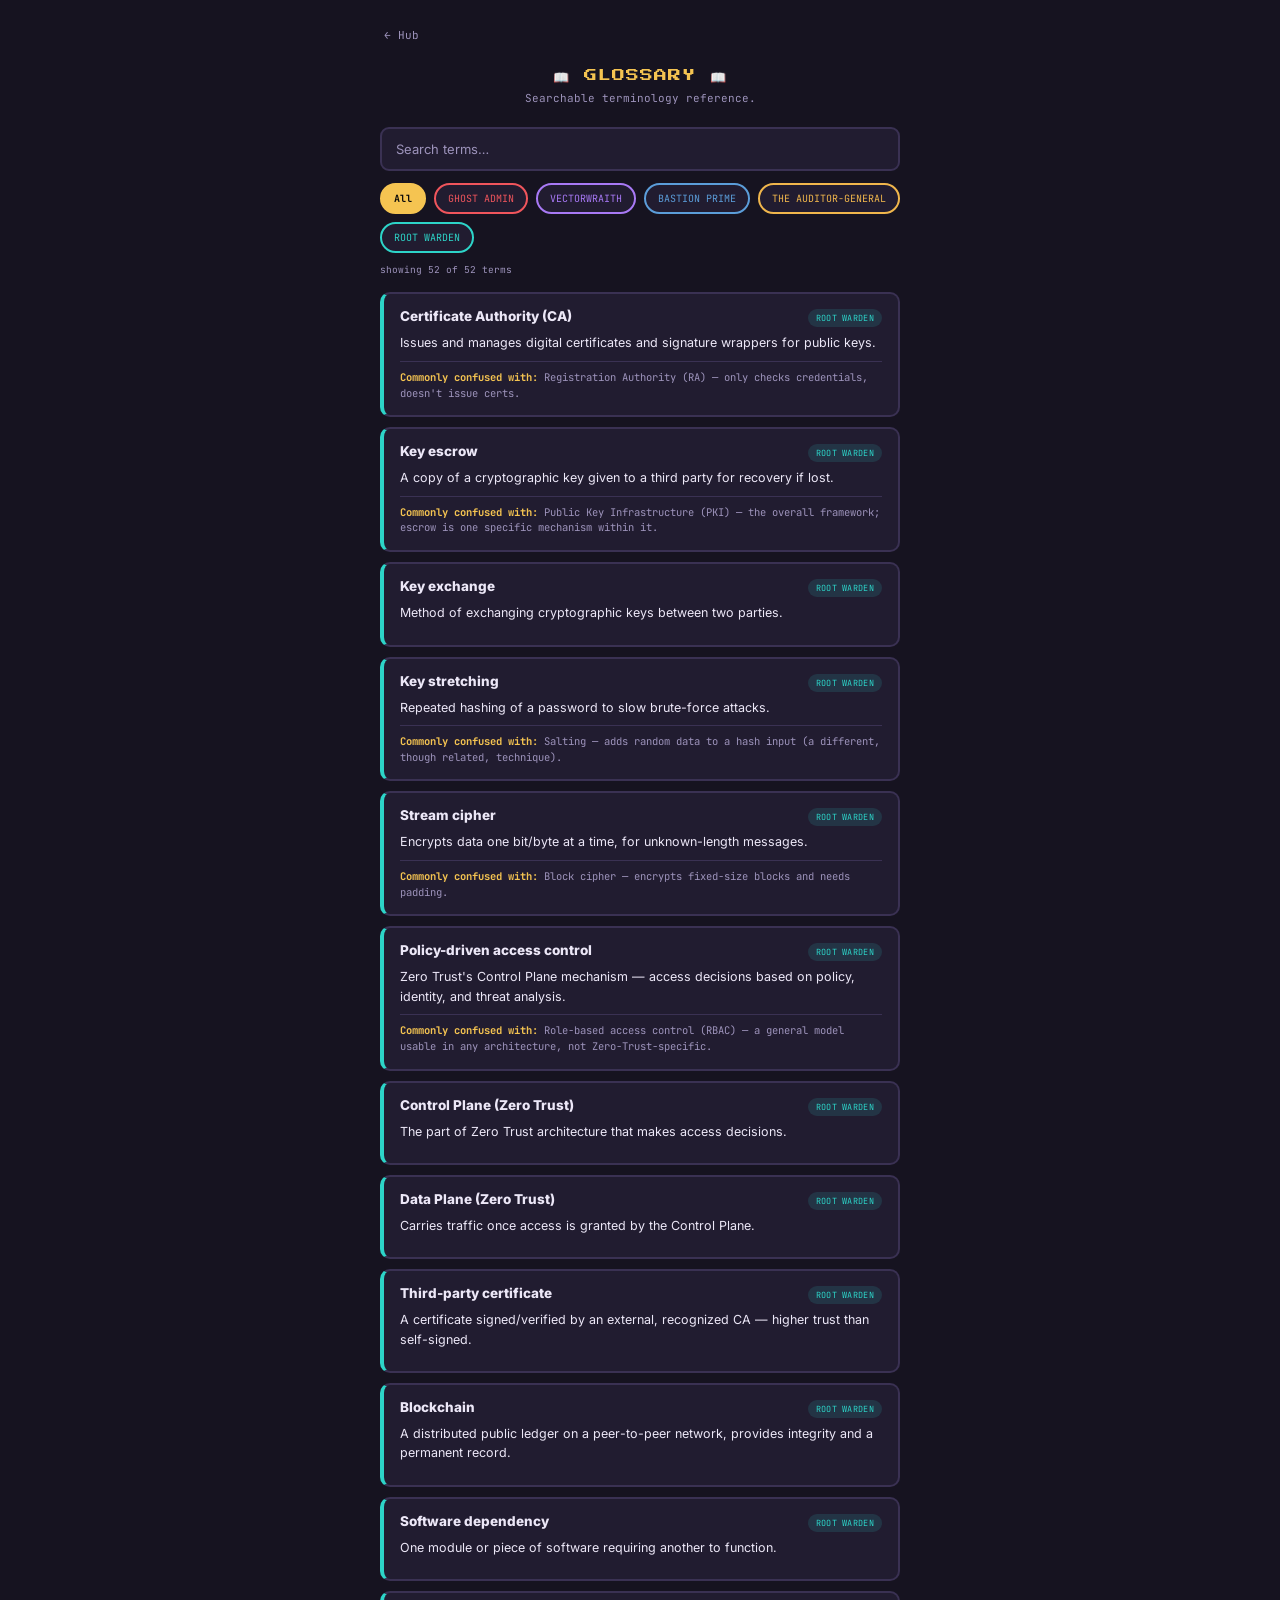
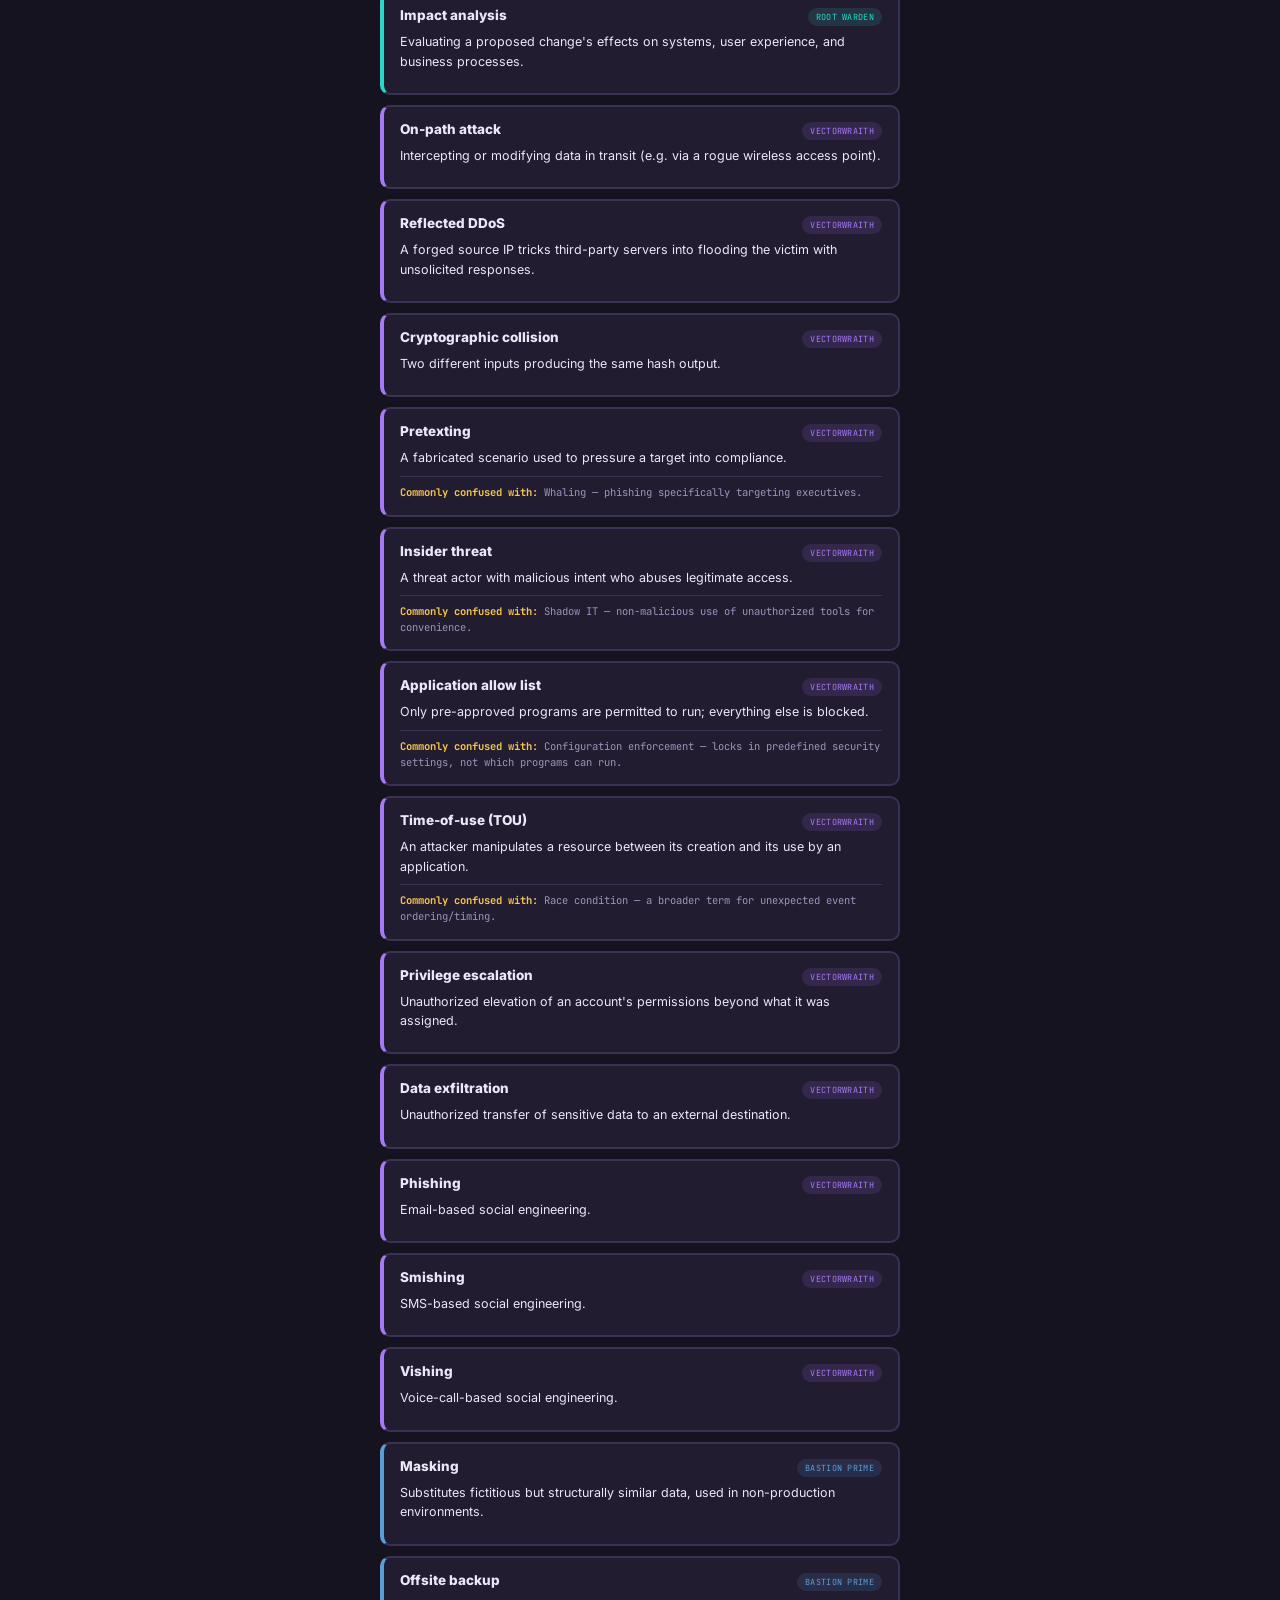
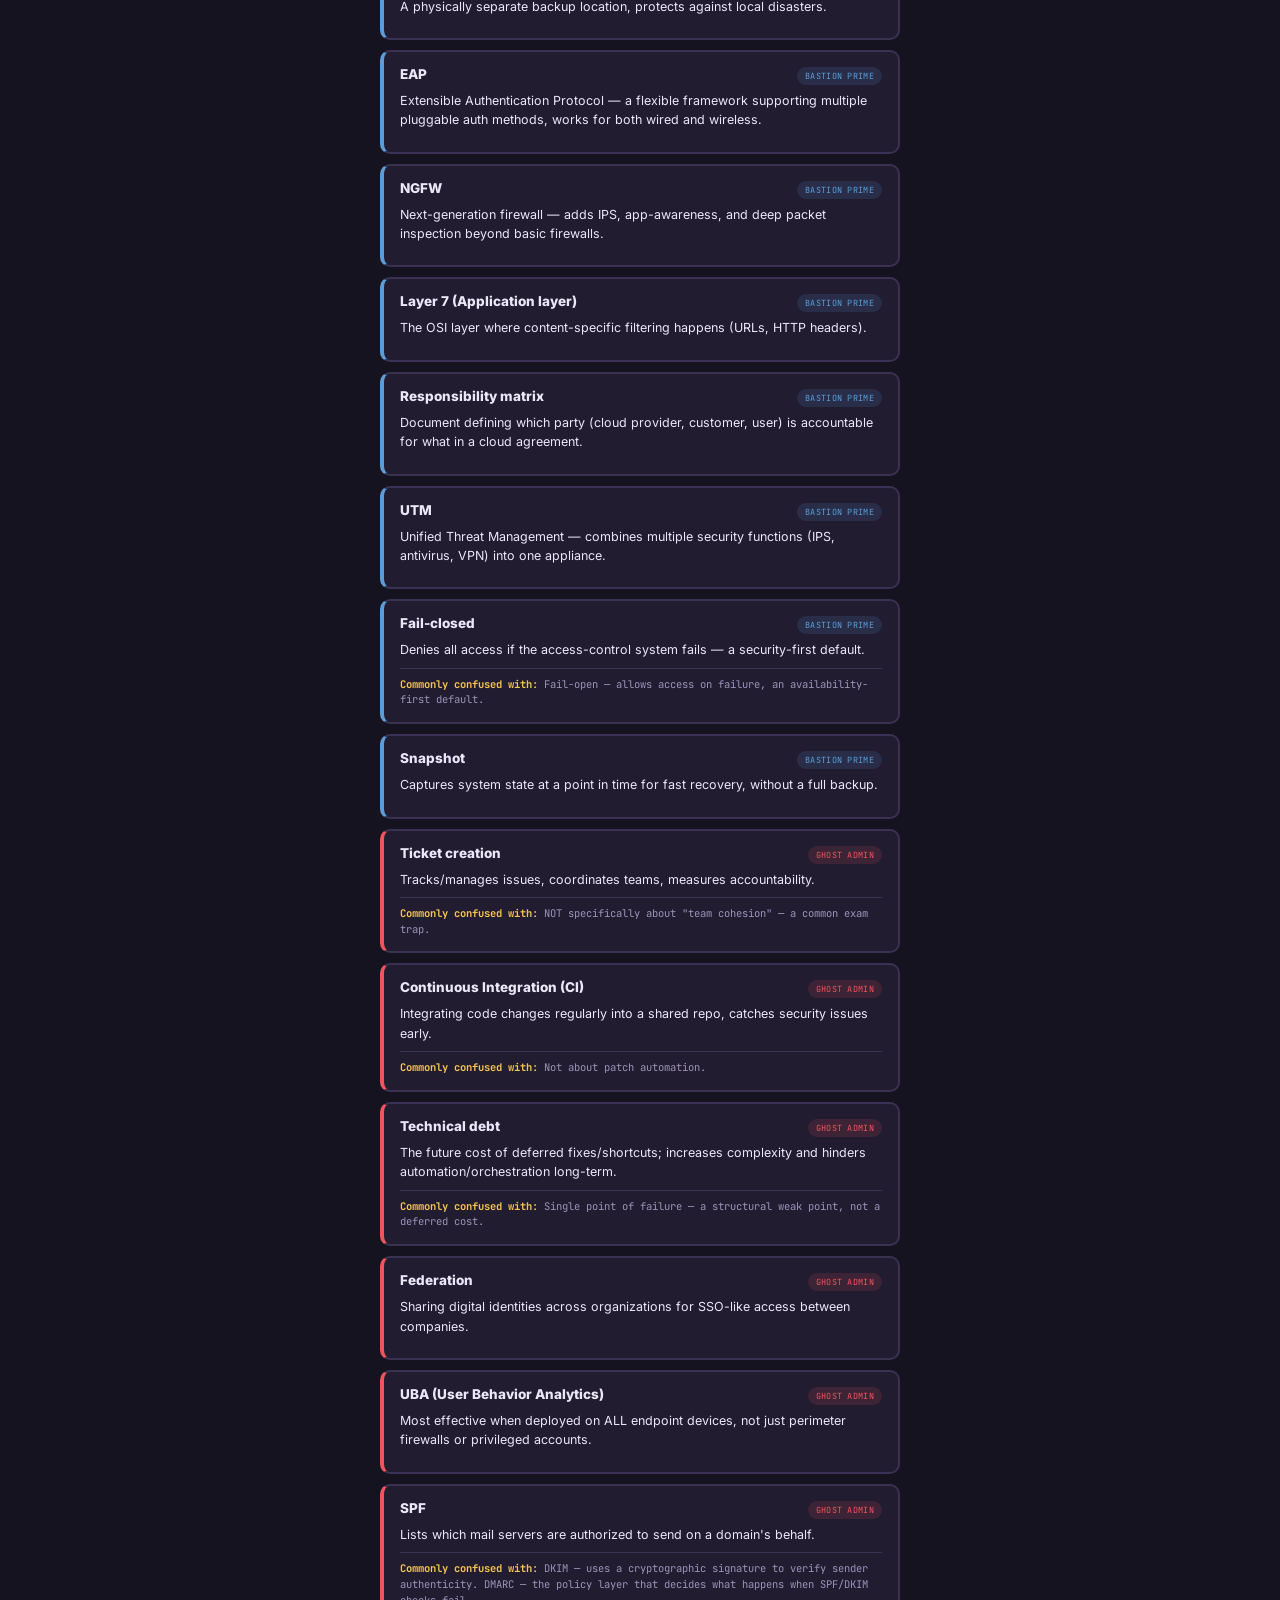
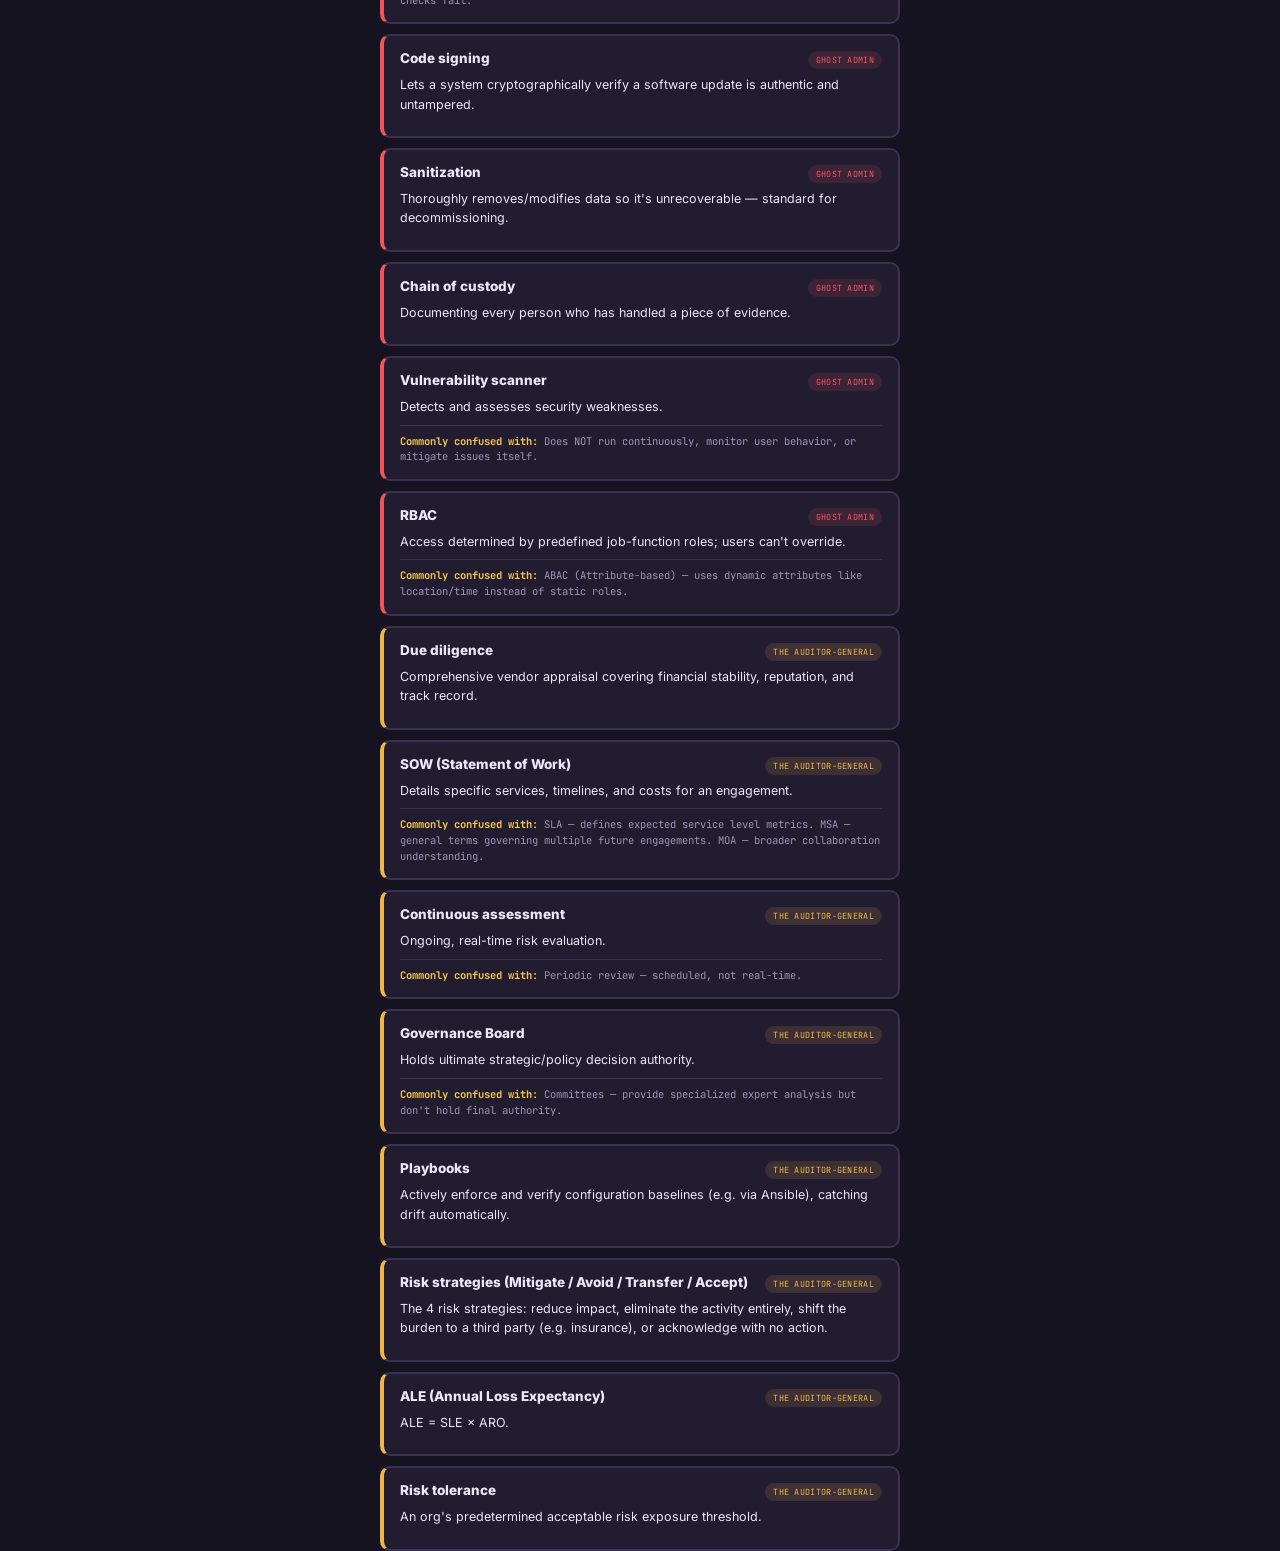
<file: boss-tracker/glossary.html>
<!DOCTYPE html>
<html lang="en">
<head>
<meta charset="UTF-8">
<meta name="viewport" content="width=device-width, initial-scale=1, maximum-scale=1, user-scalable=no">
<meta name="theme-color" content="#161320">
<meta name="apple-mobile-web-app-capable" content="yes">
<link rel="manifest" href="manifest.json">
<link rel="apple-touch-icon" href="icons/icon-192.png">
<link rel="stylesheet" href="shared/base.css">
<title>Glossary — Sec+ Mission Hub</title>
<style>
  .search-box{
    width:100%; background:var(--panel); border:2px solid var(--line); border-radius:9px; color:var(--text);
    font-family:var(--sans); font-size:13px; padding:12px 14px; margin-bottom:12px;
  }
  .search-box:focus{outline:none; border-color:var(--gold);}
  .search-box::placeholder{color:var(--text-dim);}

  .domain-filters{display:flex; flex-wrap:wrap; gap:8px; margin-bottom:10px;}
  .domain-filter-btn{
    background:var(--panel); border:2px solid var(--line); border-radius:20px; color:var(--text-dim);
    font-family:var(--mono); font-size:10px; padding:7px 12px; cursor:pointer;
  }
  .domain-filter-btn.active{color:#0a0a0a; font-weight:700;}

  .result-count{font-family:var(--mono); font-size:9.5px; color:var(--text-dim); margin-bottom:16px;}

  .glossary-card{
    background:var(--panel); border:2px solid var(--line); border-left-width:4px; border-radius:10px;
    padding:14px 16px; margin-bottom:10px;
  }
  .glossary-head{display:flex; justify-content:space-between; align-items:baseline; gap:8px; margin-bottom:6px; flex-wrap:wrap;}
  .glossary-term{font-family:var(--sans); font-weight:800; font-size:13.5px;}
  .glossary-domain-tag{
    font-family:var(--mono); font-size:8.5px; text-transform:uppercase; letter-spacing:.3px;
    padding:3px 8px; border-radius:12px; flex-shrink:0;
  }
  .glossary-def{font-family:var(--sans); font-size:12.5px; line-height:1.55; color:var(--text); margin-bottom:8px;}
  .glossary-confused{
    font-family:var(--mono); font-size:10.5px; color:var(--text-dim); line-height:1.5;
    border-top:1px solid var(--line); padding-top:8px;
  }
  .glossary-confused b{color:var(--gold);}

  .no-results{font-family:var(--mono); font-size:11px; color:var(--text-dim); text-align:center; margin:30px 0;}
</style>
</head>
<body>
<div class="frame">
  <a class="hub-link" href="index.html">← Hub</a>
  <div class="title" style="color:var(--gold)">📖 GLOSSARY 📖</div>
  <div class="subtitle">Searchable terminology reference.</div>

  <input type="text" class="search-box" id="searchBox" placeholder="Search terms…" oninput="renderGlossary()">
  <div class="domain-filters" id="domainFilters"></div>
  <div class="result-count" id="resultCount"></div>
  <div id="glossaryList"></div>
</div>

<script src="shared/config.js"></script>
<script>
const GLOSSARY = [
  // Domain 1 — Root Warden
  { term:'Certificate Authority (CA)', domain:'d1', def:'Issues and manages digital certificates and signature wrappers for public keys.', confused:'Registration Authority (RA) — only checks credentials, doesn\'t issue certs.' },
  { term:'Key escrow', domain:'d1', def:'A copy of a cryptographic key given to a third party for recovery if lost.', confused:'Public Key Infrastructure (PKI) — the overall framework; escrow is one specific mechanism within it.' },
  { term:'Key exchange', domain:'d1', def:'Method of exchanging cryptographic keys between two parties.' },
  { term:'Key stretching', domain:'d1', def:'Repeated hashing of a password to slow brute-force attacks.', confused:'Salting — adds random data to a hash input (a different, though related, technique).' },
  { term:'Stream cipher', domain:'d1', def:'Encrypts data one bit/byte at a time, for unknown-length messages.', confused:'Block cipher — encrypts fixed-size blocks and needs padding.' },
  { term:'Policy-driven access control', domain:'d1', def:"Zero Trust's Control Plane mechanism — access decisions based on policy, identity, and threat analysis.", confused:'Role-based access control (RBAC) — a general model usable in any architecture, not Zero-Trust-specific.' },
  { term:'Control Plane (Zero Trust)', domain:'d1', def:'The part of Zero Trust architecture that makes access decisions.' },
  { term:'Data Plane (Zero Trust)', domain:'d1', def:'Carries traffic once access is granted by the Control Plane.' },
  { term:'Third-party certificate', domain:'d1', def:'A certificate signed/verified by an external, recognized CA — higher trust than self-signed.' },
  { term:'Blockchain', domain:'d1', def:'A distributed public ledger on a peer-to-peer network, provides integrity and a permanent record.' },
  { term:'Software dependency', domain:'d1', def:'One module or piece of software requiring another to function.' },
  { term:'Impact analysis', domain:'d1', def:"Evaluating a proposed change's effects on systems, user experience, and business processes." },

  // Domain 2 — Vectorwraith
  { term:'On-path attack', domain:'d2', def:'Intercepting or modifying data in transit (e.g. via a rogue wireless access point).' },
  { term:'Reflected DDoS', domain:'d2', def:'A forged source IP tricks third-party servers into flooding the victim with unsolicited responses.' },
  { term:'Cryptographic collision', domain:'d2', def:'Two different inputs producing the same hash output.' },
  { term:'Pretexting', domain:'d2', def:'A fabricated scenario used to pressure a target into compliance.', confused:'Whaling — phishing specifically targeting executives.' },
  { term:'Insider threat', domain:'d2', def:'A threat actor with malicious intent who abuses legitimate access.', confused:'Shadow IT — non-malicious use of unauthorized tools for convenience.' },
  { term:'Application allow list', domain:'d2', def:'Only pre-approved programs are permitted to run; everything else is blocked.', confused:'Configuration enforcement — locks in predefined security settings, not which programs can run.' },
  { term:'Time-of-use (TOU)', domain:'d2', def:'An attacker manipulates a resource between its creation and its use by an application.', confused:'Race condition — a broader term for unexpected event ordering/timing.' },
  { term:'Privilege escalation', domain:'d2', def:"Unauthorized elevation of an account's permissions beyond what it was assigned." },
  { term:'Data exfiltration', domain:'d2', def:'Unauthorized transfer of sensitive data to an external destination.' },
  { term:'Phishing', domain:'d2', def:'Email-based social engineering.' },
  { term:'Smishing', domain:'d2', def:'SMS-based social engineering.' },
  { term:'Vishing', domain:'d2', def:'Voice-call-based social engineering.' },

  // Domain 3 — Bastion Prime
  { term:'Masking', domain:'d3', def:'Substitutes fictitious but structurally similar data, used in non-production environments.' },
  { term:'Offsite backup', domain:'d3', def:'A physically separate backup location, protects against local disasters.' },
  { term:'EAP', domain:'d3', def:'Extensible Authentication Protocol — a flexible framework supporting multiple pluggable auth methods, works for both wired and wireless.' },
  { term:'NGFW', domain:'d3', def:'Next-generation firewall — adds IPS, app-awareness, and deep packet inspection beyond basic firewalls.' },
  { term:'Layer 7 (Application layer)', domain:'d3', def:'The OSI layer where content-specific filtering happens (URLs, HTTP headers).' },
  { term:'Responsibility matrix', domain:'d3', def:'Document defining which party (cloud provider, customer, user) is accountable for what in a cloud agreement.' },
  { term:'UTM', domain:'d3', def:'Unified Threat Management — combines multiple security functions (IPS, antivirus, VPN) into one appliance.' },
  { term:'Fail-closed', domain:'d3', def:'Denies all access if the access-control system fails — a security-first default.', confused:'Fail-open — allows access on failure, an availability-first default.' },
  { term:'Snapshot', domain:'d3', def:'Captures system state at a point in time for fast recovery, without a full backup.' },

  // Domain 4 — Ghost Admin
  { term:'Ticket creation', domain:'d4', def:'Tracks/manages issues, coordinates teams, measures accountability.', confused:'NOT specifically about "team cohesion" — a common exam trap.' },
  { term:'Continuous Integration (CI)', domain:'d4', def:'Integrating code changes regularly into a shared repo, catches security issues early.', confused:'Not about patch automation.' },
  { term:'Technical debt', domain:'d4', def:'The future cost of deferred fixes/shortcuts; increases complexity and hinders automation/orchestration long-term.', confused:'Single point of failure — a structural weak point, not a deferred cost.' },
  { term:'Federation', domain:'d4', def:'Sharing digital identities across organizations for SSO-like access between companies.' },
  { term:'UBA (User Behavior Analytics)', domain:'d4', def:'Most effective when deployed on ALL endpoint devices, not just perimeter firewalls or privileged accounts.' },
  { term:'SPF', domain:'d4', def:"Lists which mail servers are authorized to send on a domain's behalf.", confused:'DKIM — uses a cryptographic signature to verify sender authenticity. DMARC — the policy layer that decides what happens when SPF/DKIM checks fail.' },
  { term:'Code signing', domain:'d4', def:'Lets a system cryptographically verify a software update is authentic and untampered.' },
  { term:'Sanitization', domain:'d4', def:"Thoroughly removes/modifies data so it's unrecoverable — standard for decommissioning." },
  { term:'Chain of custody', domain:'d4', def:'Documenting every person who has handled a piece of evidence.' },
  { term:'Vulnerability scanner', domain:'d4', def:'Detects and assesses security weaknesses.', confused:'Does NOT run continuously, monitor user behavior, or mitigate issues itself.' },
  { term:'RBAC', domain:'d4', def:"Access determined by predefined job-function roles; users can't override.", confused:'ABAC (Attribute-based) — uses dynamic attributes like location/time instead of static roles.' },

  // Domain 5 — The Auditor-General
  { term:'Due diligence', domain:'d5', def:'Comprehensive vendor appraisal covering financial stability, reputation, and track record.' },
  { term:'SOW (Statement of Work)', domain:'d5', def:'Details specific services, timelines, and costs for an engagement.', confused:'SLA — defines expected service level metrics. MSA — general terms governing multiple future engagements. MOA — broader collaboration understanding.' },
  { term:'Continuous assessment', domain:'d5', def:'Ongoing, real-time risk evaluation.', confused:'Periodic review — scheduled, not real-time.' },
  { term:'Governance Board', domain:'d5', def:'Holds ultimate strategic/policy decision authority.', confused:"Committees — provide specialized expert analysis but don't hold final authority." },
  { term:'Playbooks', domain:'d5', def:'Actively enforce and verify configuration baselines (e.g. via Ansible), catching drift automatically.' },
  { term:'Risk strategies (Mitigate / Avoid / Transfer / Accept)', domain:'d5', def:'The 4 risk strategies: reduce impact, eliminate the activity entirely, shift the burden to a third party (e.g. insurance), or acknowledge with no action.' },
  { term:'ALE (Annual Loss Expectancy)', domain:'d5', def:'ALE = SLE × ARO.' },
  { term:'Risk tolerance', domain:'d5', def:"An org's predetermined acceptable risk exposure threshold." },
];

let activeDomain = 'all';

function renderDomainFilters(){
  const container = document.getElementById('domainFilters');
  const allBtn = `<button class="domain-filter-btn ${activeDomain==='all'?'active':''}" id="filter-all" onclick="setDomainFilter('all')" style="${activeDomain==='all' ? 'background:var(--gold); border-color:var(--gold);' : ''}">All</button>`;
  const bossBtns = BOSSES.map(b => {
    const active = activeDomain === b.id;
    return `<button class="domain-filter-btn ${active?'active':''}" onclick="setDomainFilter('${b.id}')" style="${active ? `background:${b.color}; border-color:${b.color};` : `border-color:${b.color}; color:${b.color};`}">${escapeHtml(b.name)}</button>`;
  }).join('');
  container.innerHTML = allBtn + bossBtns;
}

function setDomainFilter(domain){
  activeDomain = domain;
  renderDomainFilters();
  renderGlossary();
}

function renderGlossary(){
  const query = document.getElementById('searchBox').value.trim().toLowerCase();
  const filtered = GLOSSARY.filter(e =>
    (activeDomain === 'all' || e.domain === activeDomain) &&
    e.term.toLowerCase().includes(query)
  );

  document.getElementById('resultCount').textContent = `showing ${filtered.length} of ${GLOSSARY.length} terms`;

  const list = document.getElementById('glossaryList');
  if(filtered.length === 0){
    list.innerHTML = '<div class="no-results">no terms match</div>';
    return;
  }

  list.innerHTML = filtered.map(e => {
    const boss = BOSSES.find(b => b.id === e.domain);
    return `
      <div class="glossary-card" style="border-left-color:${boss.color}">
        <div class="glossary-head">
          <span class="glossary-term">${escapeHtml(e.term)}</span>
          <span class="glossary-domain-tag" style="background:${boss.color}22; color:${boss.color}">${escapeHtml(boss.name)}</span>
        </div>
        <div class="glossary-def">${escapeHtml(e.def)}</div>
        ${e.confused ? `<div class="glossary-confused"><b>Commonly confused with:</b> ${escapeHtml(e.confused)}</div>` : ''}
      </div>`;
  }).join('');
}

renderDomainFilters();
renderGlossary();

if('serviceWorker' in navigator){
  window.addEventListener('load', ()=>{
    navigator.serviceWorker.register('sw.js').catch(()=>{});
  });
}
</script>
</body>
</html>
</file>
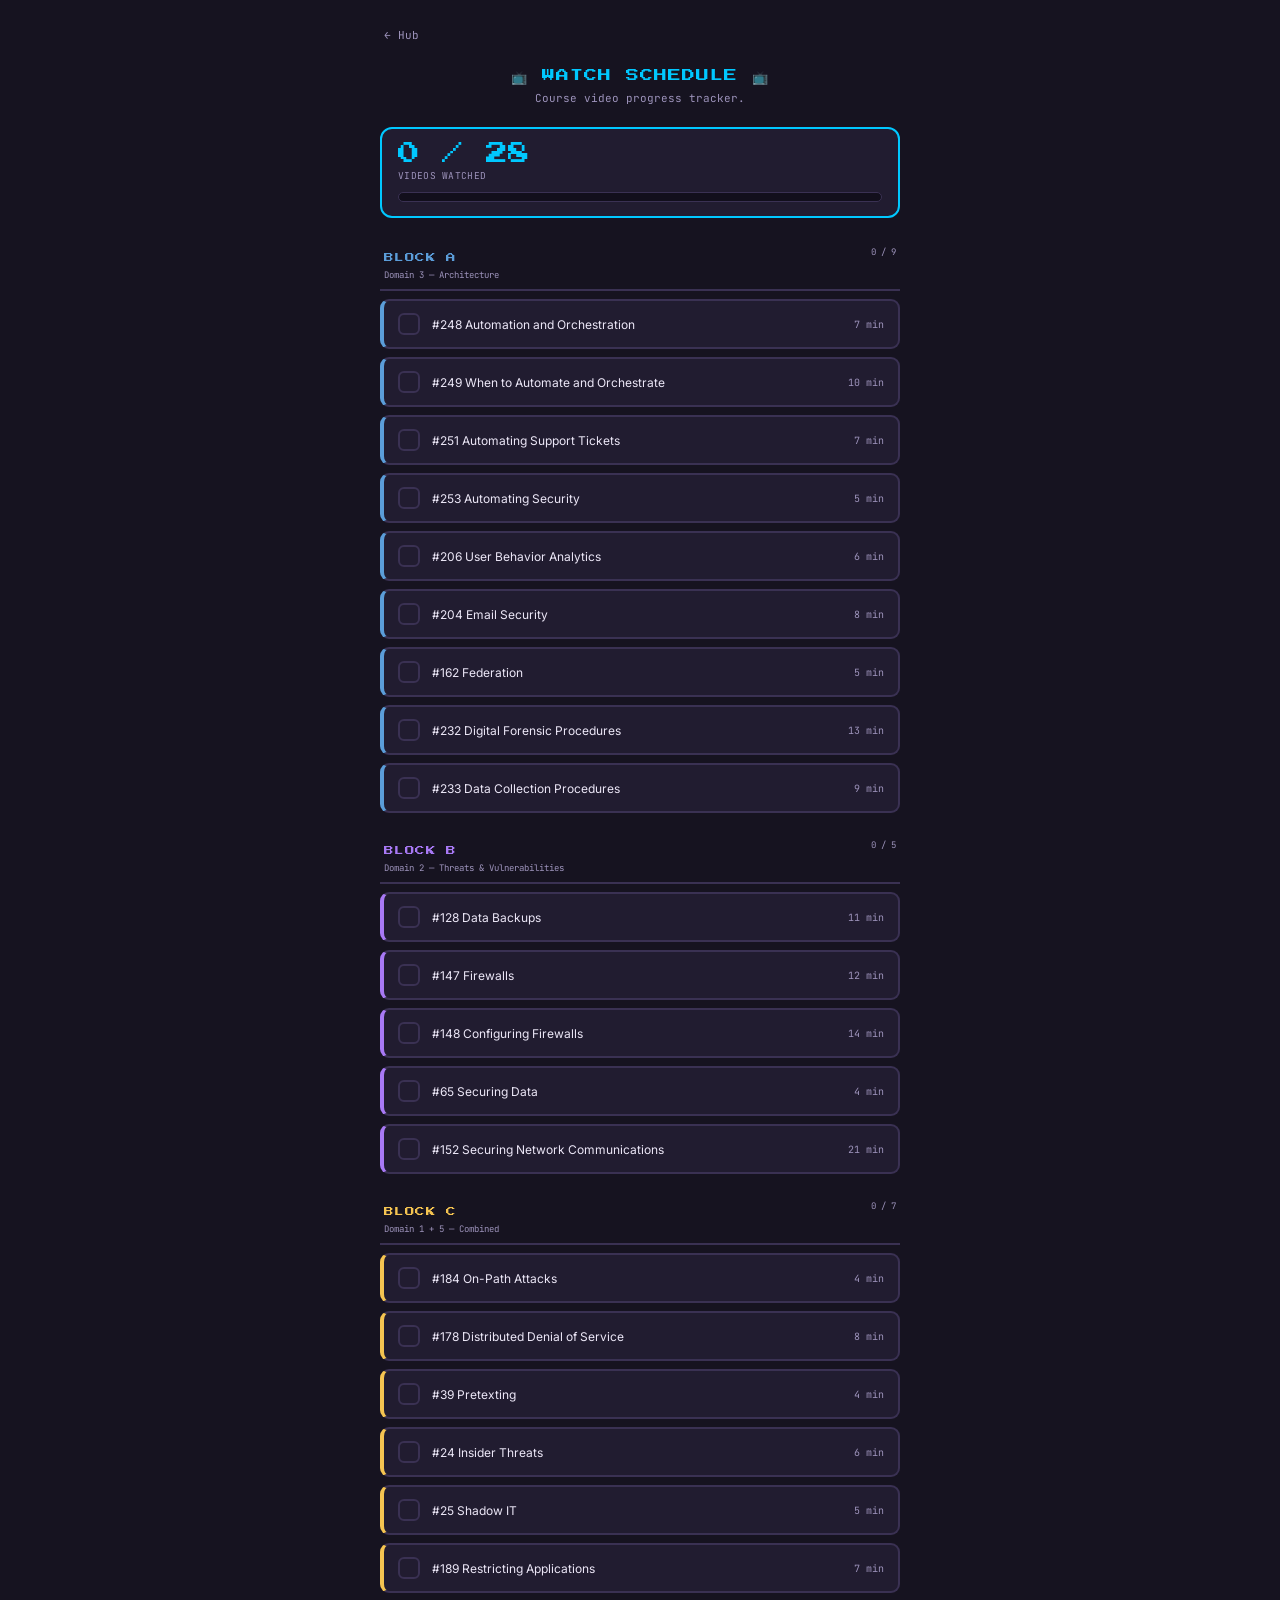
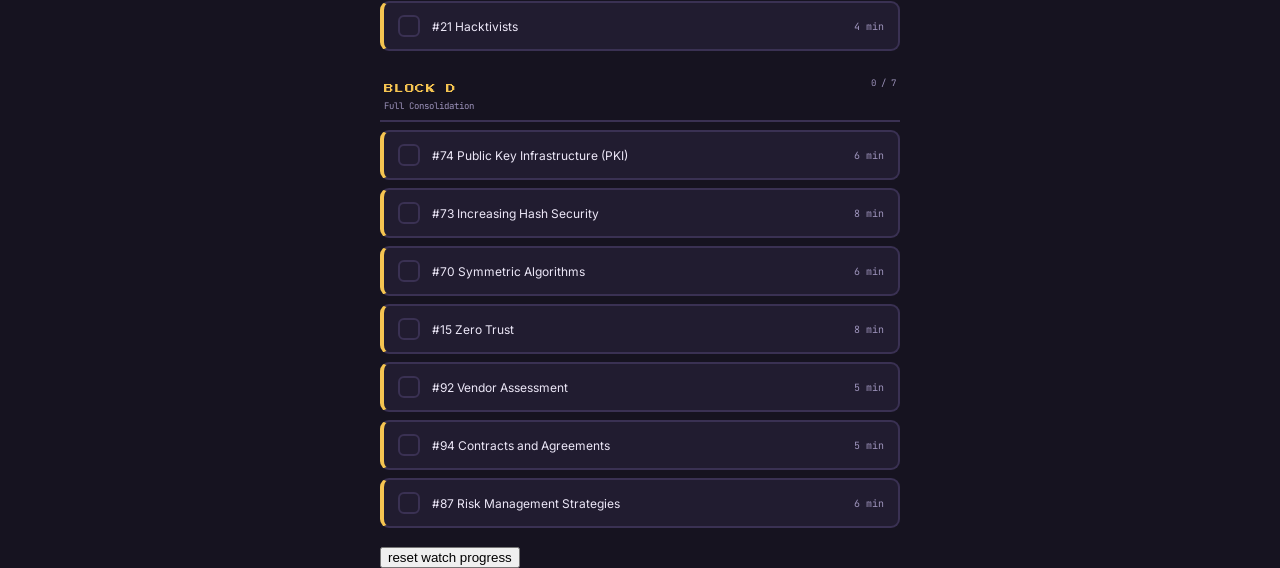
<file: boss-tracker/schedule.html>
<!DOCTYPE html>
<html lang="en">
<head>
<meta charset="UTF-8">
<meta name="viewport" content="width=device-width, initial-scale=1, maximum-scale=1, user-scalable=no">
<meta name="theme-color" content="#161320">
<meta name="apple-mobile-web-app-capable" content="yes">
<link rel="manifest" href="manifest.json">
<link rel="apple-touch-icon" href="icons/icon-192.png">
<link rel="stylesheet" href="shared/base.css">
<title>Watch Schedule — Sec+ Mission Hub</title>
<style>
  .progress-card{background:var(--panel); border:2px solid var(--cyan); border-radius:12px; padding:14px 16px; margin-bottom:20px;}
  .progress-num{font-family:var(--pixel); font-size:22px; color:var(--cyan);}
  .progress-lbl{font-family:var(--mono); font-size:9.5px; color:var(--text-dim); text-transform:uppercase; letter-spacing:.3px; margin-top:4px;}
  .progress-track{width:100%; height:10px; background:#120f1c; border-radius:5px; overflow:hidden; border:1px solid var(--line); margin-top:10px;}
  .progress-fill{height:100%; background:var(--cyan); transition:width .3s ease;}

  .day-group{margin-bottom:18px;}
  .day-head{
    padding:8px 4px; margin-bottom:8px; border-bottom:2px solid var(--line);
  }
  .day-label{font-family:var(--pixel); font-size:9.5px; letter-spacing:.4px;}
  .day-sub{font-family:var(--mono); font-size:9px; color:var(--text-dim); margin-top:3px;}
  .day-count{font-family:var(--mono); font-size:9px; color:var(--text-dim); float:right;}

  .video-row{
    display:flex; align-items:center; gap:12px; background:var(--panel); border:2px solid var(--line);
    border-left-width:4px; border-radius:9px; padding:12px 14px; margin-bottom:8px; cursor:pointer;
  }
  .video-row.watched{opacity:.6;}
  .video-check{
    width:22px; height:22px; border-radius:6px; border:2px solid var(--line); flex-shrink:0;
    display:flex; align-items:center; justify-content:center; font-size:13px;
  }
  .video-row.watched .video-check{background:var(--hp-green); border-color:var(--hp-green); color:#0a1a0f;}
  .video-title{font-family:var(--sans); font-size:12px; flex:1;}
  .video-dur{font-family:var(--mono); font-size:10px; color:var(--text-dim); flex-shrink:0;}
  .video-row.watched .video-title{text-decoration:line-through; color:var(--text-dim);}
</style>
</head>
<body>
<div class="frame">
  <a class="hub-link" href="index.html">← Hub</a>
  <div class="title" style="color:var(--cyan)">📺 WATCH SCHEDULE 📺</div>
  <div class="subtitle">Course video progress tracker.</div>

  <div class="progress-card">
    <div class="progress-num" id="progressNum">0 / 0</div>
    <div class="progress-lbl">videos watched</div>
    <div class="progress-track"><div class="progress-fill" id="progressFill" style="width:0%"></div></div>
  </div>

  <div id="dayGroups"></div>

  <div class="reset-row">
    <button class="reset-link" onclick="resetSchedule()">reset watch progress</button>
  </div>
</div>

<script src="shared/config.js"></script>
<script>
const DAY_META = {
  wed1: { label:'BLOCK A', sub:'Domain 3 — Architecture', domains:['d3'] },
  thu:  { label:'BLOCK B',  sub:'Domain 2 — Threats & Vulnerabilities', domains:['d2'] },
  fri:  { label:'BLOCK C',    sub:'Domain 1 + 5 — Combined', domains:['d1','d5'] },
  sat:  { label:'BLOCK D',  sub:'Full Consolidation', domains:[] },
};
const DAY_ORDER = ['wed1', 'thu', 'fri', 'sat'];

let schedule = {};
let schedState = { watched: {} };

function loadScheduleState(){
  const loaded = loadScheduleStateReadOnly();
  schedState = { watched: (loaded && loaded.watched) || {} };
}
function saveScheduleState(){
  try{ localStorage.setItem(STORAGE_KEYS.schedule, JSON.stringify(schedState)); }
  catch(e){ console.error('save failed', e); }
}

function resetSchedule(){
  if(!confirm('Reset all watch progress? This cannot be undone.')) return;
  schedState = { watched: {} };
  saveScheduleState();
  render();
}

function toggleWatched(id){
  schedState.watched[id] = !schedState.watched[id];
  saveScheduleState();
  render();
}

function dayAccentColor(meta){
  if(meta.domains.length === 1) return BOSSES.find(b => b.id === meta.domains[0]).color;
  return 'var(--gold)';
}

function render(){
  let total = 0, watchedCount = 0;
  DAY_ORDER.forEach(dayKey => {
    (schedule[dayKey] || []).forEach((v, i) => {
      total++;
      if(schedState.watched[`${dayKey}__${i}`]) watchedCount++;
    });
  });
  document.getElementById('progressNum').textContent = `${watchedCount} / ${total}`;
  document.getElementById('progressFill').style.width = total ? `${(watchedCount/total)*100}%` : '0%';

  const container = document.getElementById('dayGroups');
  container.innerHTML = '';
  DAY_ORDER.forEach(dayKey => {
    const videos = schedule[dayKey];
    if(!videos || videos.length === 0) return;
    const meta = DAY_META[dayKey];
    const accent = dayAccentColor(meta);
    const dayWatched = videos.filter((v,i) => schedState.watched[`${dayKey}__${i}`]).length;

    const group = document.createElement('div');
    group.className = 'day-group';
    group.innerHTML = `
      <div class="day-head" style="color:${accent}">
        <span class="day-label">${escapeHtml(meta.label)}</span>
        <span class="day-count">${dayWatched} / ${videos.length}</span>
        <div class="day-sub">${escapeHtml(meta.sub)}</div>
      </div>
    `;
    videos.forEach((v, i) => {
      const id = `${dayKey}__${i}`;
      const [title, duration] = v;
      const watched = !!schedState.watched[id];
      const row = document.createElement('div');
      row.className = 'video-row' + (watched ? ' watched' : '');
      row.style.borderLeftColor = accent;
      row.onclick = () => toggleWatched(id);
      row.innerHTML = `
        <span class="video-check">${watched ? '✓' : ''}</span>
        <span class="video-title">${escapeHtml(title)}</span>
        <span class="video-dur">${escapeHtml(duration)}</span>
      `;
      group.appendChild(row);
    });
    container.appendChild(group);
  });
}

async function loadSchedule(){
  try{
    const res = await fetch('./data/schedule.json');
    schedule = await res.json();
  }catch(e){
    console.error('failed to load schedule.json', e);
    schedule = {};
  }
}

(async function init(){
  loadScheduleState();
  await loadSchedule();
  render();
})();

if('serviceWorker' in navigator){
  window.addEventListener('load', ()=>{
    navigator.serviceWorker.register('sw.js').catch(()=>{});
  });
}
</script>
</body>
</html>
</file>
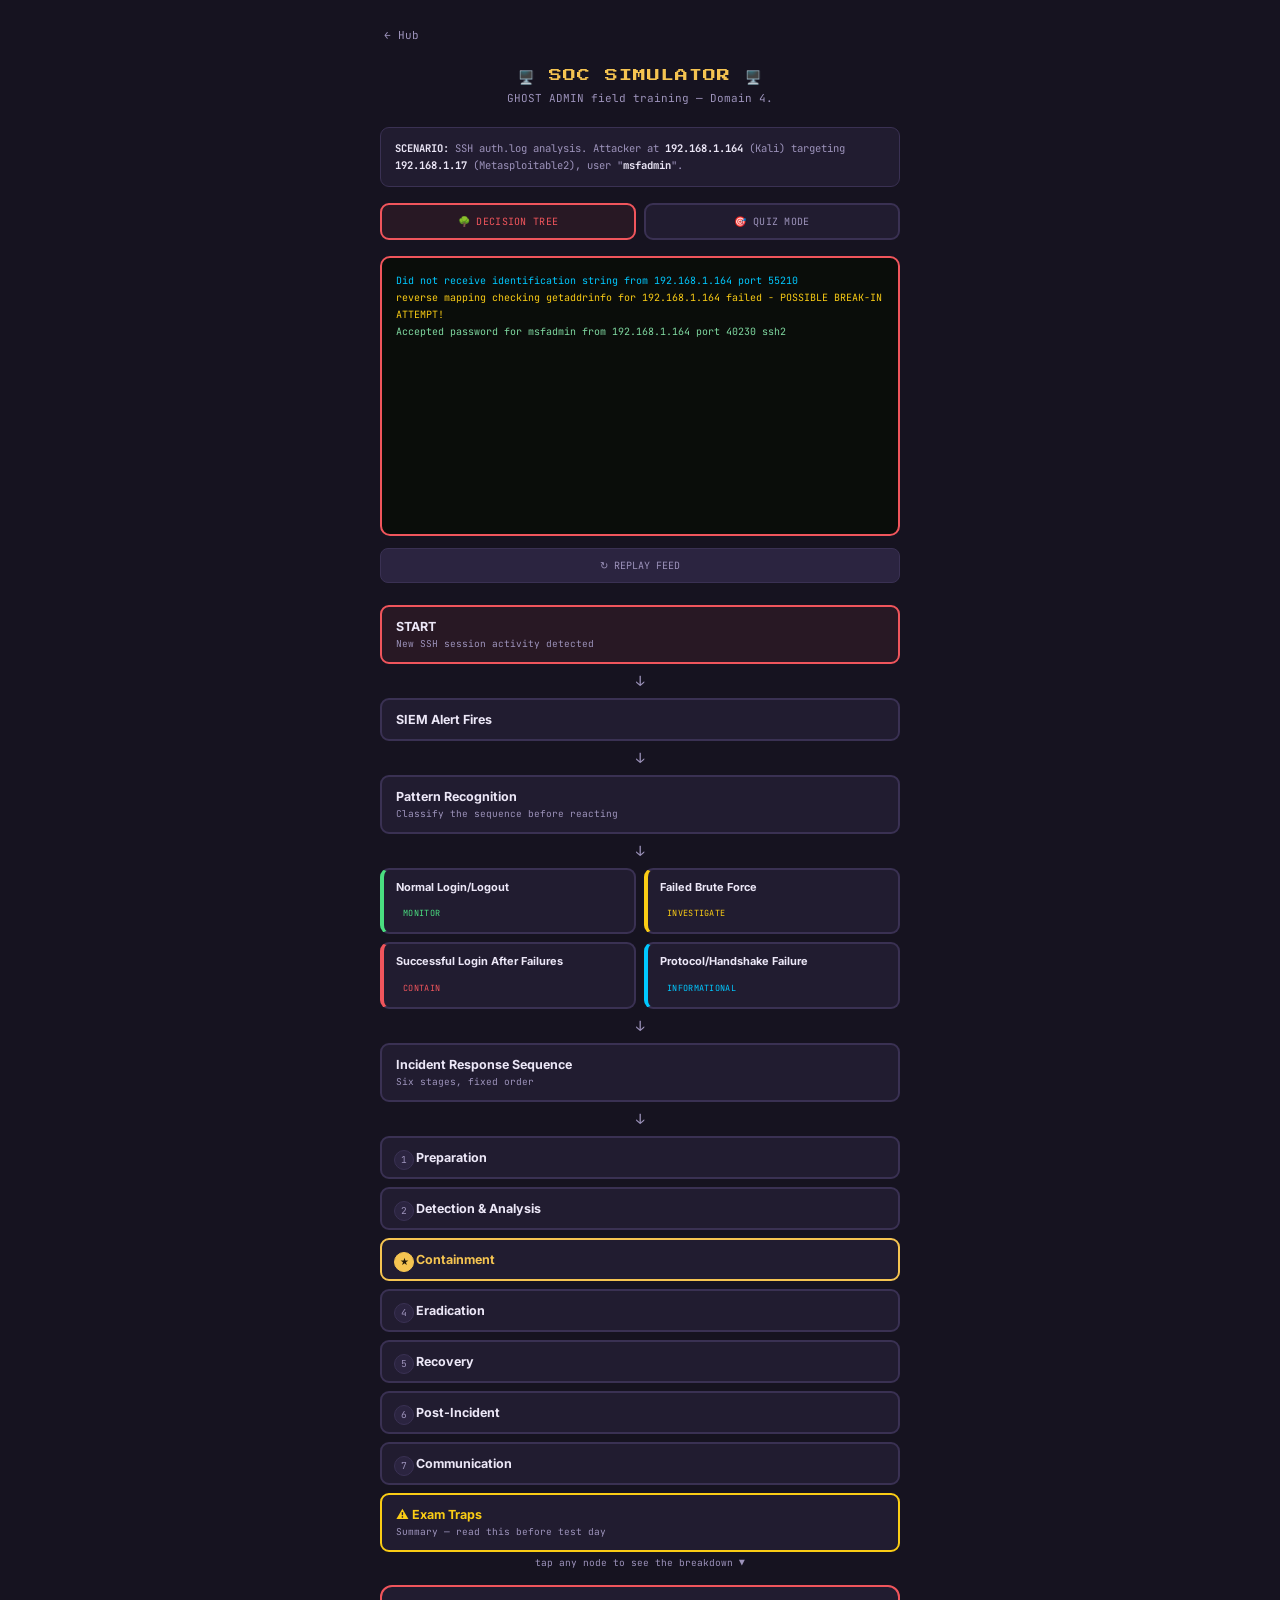
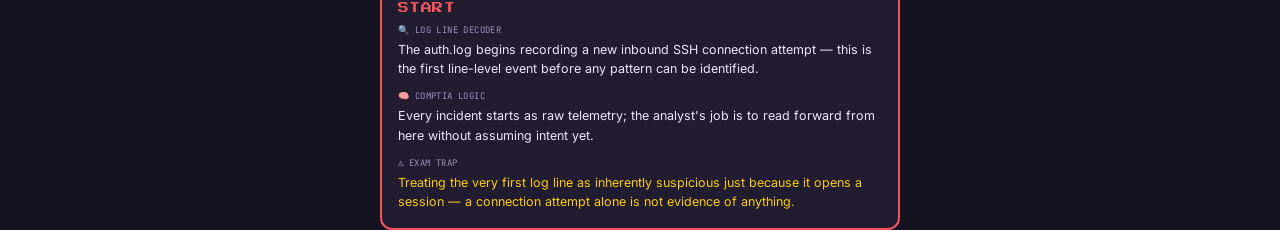
<file: boss-tracker/socvisualizer.html>
<!DOCTYPE html>
<html lang="en">
<head>
<meta charset="UTF-8">
<meta name="viewport" content="width=device-width, initial-scale=1, maximum-scale=1, user-scalable=no">
<meta name="theme-color" content="#161320">
<meta name="apple-mobile-web-app-capable" content="yes">
<link rel="manifest" href="manifest.json">
<link rel="apple-touch-icon" href="icons/icon-192.png">
<link rel="stylesheet" href="shared/base.css">
<title>SOC Simulator — Sec+ Mission Hub</title>
<style>
  .tab-row{display:flex; gap:8px; margin-bottom:16px;}
  .tab-btn{
    flex:1; background:var(--panel); border:2px solid var(--line); border-radius:9px; color:var(--text-dim);
    font-family:var(--mono); font-size:10px; padding:10px 6px; cursor:pointer; text-transform:uppercase; letter-spacing:.3px;
  }
  .tab-btn.active{border-color:var(--soc-accent); color:var(--soc-accent); background:var(--soc-accent-fade);}
  .tab-panel{display:none;}
  .tab-panel.active{display:block;}

  .scenario-card{
    background:var(--panel); border:1px solid var(--line); border-radius:9px; padding:12px 14px; margin-bottom:16px;
    font-family:var(--mono); font-size:10.5px; color:var(--text-dim); line-height:1.6;
  }
  .scenario-card b{color:var(--text);}

  /* ---------- Terminal ---------- */
  .terminal-box{
    background:#0a0d0a; border:2px solid var(--soc-accent); border-radius:10px; padding:14px;
    height:280px; overflow-y:auto; font-family:var(--mono); font-size:10px; line-height:1.7;
    margin-bottom:12px;
  }
  .term-line{opacity:0; animation:termIn .2s ease forwards;}
  @keyframes termIn{ from{opacity:0; transform:translateY(4px);} to{opacity:1; transform:translateY(0);} }
  .term-line .ts{color:#4a6a4a;}
  .term-line.lvl-ok{color:#7fd8a0;}
  .term-line.lvl-info{color:var(--cyan);}
  .term-line.lvl-warn{color:var(--hp-yellow);}
  .term-line.lvl-crit{color:var(--soc-accent); font-weight:700;}
  .term-btn{
    width:100%; background:var(--panel-raised); border:1px solid var(--line); color:var(--text-dim);
    font-family:var(--mono); font-size:10px; padding:10px; border-radius:8px; cursor:pointer; margin-bottom:22px;
  }
  .term-btn:active{border-color:var(--soc-accent); color:var(--soc-accent);}

  /* ---------- Flowchart ---------- */
  .flow-arrow{text-align:center; color:var(--text-dim); font-family:var(--mono); font-size:14px; margin:2px 0 8px;}
  .flow-node{
    background:var(--panel); border:2px solid var(--line); border-radius:9px; padding:12px 14px;
    margin-bottom:8px; cursor:pointer;
  }
  .flow-node:active, .flow-node.selected{border-color:var(--soc-accent);}
  .flow-node.selected{background:var(--soc-accent-fade);}
  .flow-node-label{font-family:var(--sans); font-weight:700; font-size:12.5px;}
  .flow-node-sub{font-family:var(--mono); font-size:9.5px; color:var(--text-dim); margin-top:3px;}

  .branch-grid{display:grid; grid-template-columns:1fr 1fr; gap:8px; margin-bottom:8px;}
  .branch-card{
    background:var(--panel); border:2px solid var(--line); border-left-width:4px; border-radius:9px;
    padding:10px 12px; cursor:pointer;
  }
  .branch-card:active, .branch-card.selected{border-color:var(--soc-accent);}
  .branch-card.selected{background:var(--soc-accent-fade);}
  .branch-label{font-family:var(--sans); font-weight:700; font-size:11px; margin-bottom:6px; line-height:1.3;}
  .branch-tag{
    display:inline-block; font-family:var(--mono); font-size:8.5px; text-transform:uppercase; letter-spacing:.3px;
    padding:3px 7px; border-radius:12px;
  }

  .stage-node{position:relative; padding-left:34px;}
  .stage-num{
    position:absolute; left:12px; top:12px; width:20px; height:20px; border-radius:50%;
    background:var(--panel-raised); border:1px solid var(--line); color:var(--text-dim);
    font-family:var(--mono); font-size:9.5px; display:flex; align-items:center; justify-content:center;
  }
  .stage-node.starred{border-color:var(--gold);}
  .stage-node.starred .stage-num{background:var(--gold); border-color:var(--gold); color:#231a0a;}
  .stage-node.starred .flow-node-label{color:var(--gold);}

  .traps-node{border-color:var(--hp-yellow);}
  .traps-node .flow-node-label{color:var(--hp-yellow);}

  /* ---------- Detail panel ---------- */
  .detail-panel{
    background:var(--panel); border:2px solid var(--soc-accent); border-radius:12px; padding:16px;
    margin:16px 0 24px; scroll-margin-top:16px;
  }
  .detail-title{font-family:var(--pixel); font-size:11px; color:var(--soc-accent); margin-bottom:10px; letter-spacing:.4px;}
  .detail-log{
    background:#0a0d0a; border:1px solid var(--line); border-radius:8px; padding:10px 12px; margin-bottom:12px;
    font-family:var(--mono); font-size:9.5px; color:#7fd8a0; line-height:1.6; white-space:pre-wrap; word-break:break-word;
  }
  .detail-section{margin-bottom:12px;}
  .detail-section:last-child{margin-bottom:0;}
  .detail-label{font-family:var(--mono); font-size:9px; color:var(--text-dim); text-transform:uppercase; letter-spacing:.4px; margin-bottom:4px;}
  .detail-body{font-family:var(--sans); font-size:12.5px; line-height:1.55;}
  .detail-body.trap{color:var(--hp-yellow);}

  .traps-list{list-style:none; margin-bottom:12px;}
  .traps-list li{
    font-family:var(--sans); font-size:12px; line-height:1.55; margin-bottom:10px; padding-left:20px; position:relative;
  }
  .traps-list li:before{content:"⚠"; position:absolute; left:0; color:var(--hp-yellow);}
  .rule-callout{
    background:var(--panel-raised); border:1px solid var(--hp-yellow); border-radius:8px; padding:10px 12px;
    font-family:var(--sans); font-size:12px; color:var(--hp-yellow); line-height:1.5;
  }

  .hint{font-family:var(--mono); font-size:9.5px; color:var(--text-dim); text-align:center; margin:-4px 0 14px;}

  /* ---------- Quiz ---------- */
  .quiz-progress{font-family:var(--mono); font-size:9.5px; color:var(--text-dim); margin-bottom:10px; text-align:center;}
  .quiz-log{
    background:#0a0d0a; border:1px solid var(--line); border-radius:8px; padding:10px 12px; margin-bottom:14px;
    font-family:var(--mono); font-size:9.5px; color:#7fd8a0; line-height:1.6; white-space:pre-wrap; word-break:break-word;
  }
  .quiz-q{font-family:var(--sans); font-weight:700; font-size:13.5px; margin-bottom:14px; line-height:1.5;}
  .quiz-choices{display:flex; flex-direction:column; gap:9px;}
  .quiz-choice{
    background:var(--panel-raised); border:2px solid var(--line); border-radius:9px; color:var(--text);
    font-family:var(--sans); font-size:12.5px; text-align:left; padding:12px 14px; cursor:pointer;
  }
  .quiz-choice:active{border-color:var(--soc-accent);}
  .quiz-choice.correct{border-color:var(--hp-green); background:rgba(74,222,128,.12); color:var(--hp-green);}
  .quiz-choice.incorrect{border-color:var(--hp-red); background:rgba(248,113,113,.12); color:var(--hp-red);}
  .quiz-choice:disabled{cursor:default;}
  .quiz-explain{
    background:var(--panel-raised); border:1px solid var(--line); border-radius:9px; padding:12px 14px;
    margin-top:14px; font-family:var(--sans); font-size:12.5px; line-height:1.55;
  }
  .quiz-next-btn{
    width:100%; background:var(--panel); border:2px solid var(--soc-accent); color:var(--soc-accent); border-radius:9px;
    font-family:var(--sans); font-weight:800; font-size:13px; padding:13px; cursor:pointer; margin-top:14px;
  }
  .quiz-next-btn:active{background:var(--soc-accent); color:#1a0a0a;}
  .quiz-score-card{
    background:var(--panel); border:2px solid var(--hp-green); border-radius:12px; padding:20px; text-align:center;
  }
  .quiz-score-num{font-family:var(--pixel); font-size:24px; color:var(--hp-green); margin-bottom:10px;}
  .quiz-score-lbl{font-family:var(--sans); font-size:13px; color:var(--text-dim); margin-bottom:18px;}
  .quiz-retry-btn{
    width:100%; background:var(--hp-green); color:#0a1a0f; border:none; border-radius:9px;
    font-family:var(--sans); font-weight:800; font-size:13px; padding:13px; cursor:pointer;
  }
</style>
</head>
<body>
<div class="frame">
  <a class="hub-link" href="index.html">← Hub</a>
  <div class="title" id="pageTitle">🖥️ SOC SIMULATOR 🖥️</div>
  <div class="subtitle">GHOST ADMIN field training — Domain 4.</div>

  <div class="scenario-card">
    <b>SCENARIO:</b> SSH auth.log analysis. Attacker at <b>192.168.1.164</b> (Kali) targeting <b>192.168.1.17</b> (Metasploitable2), user "<b>msfadmin</b>".
  </div>

  <div class="tab-row">
    <button class="tab-btn active" data-tab="tree" onclick="switchTab('tree')">🌳 Decision Tree</button>
    <button class="tab-btn" data-tab="quiz" onclick="switchTab('quiz')">🎯 Quiz Mode</button>
  </div>

  <div class="tab-panel active" id="panel-tree">
    <div class="terminal-box" id="terminalBox"></div>
    <button class="term-btn" onclick="restartTerminal()">↻ REPLAY FEED</button>

    <div id="flowchart"></div>
    <div class="hint">tap any node to see the breakdown ▼</div>
    <div class="detail-panel" id="detailPanel"></div>
  </div>

  <div class="tab-panel" id="panel-quiz">
    <div id="quizContent"></div>
  </div>
</div>

<script src="shared/config.js"></script>
<script>
const ghostAdmin = BOSSES.find(b => b.id === 'd4');
document.documentElement.style.setProperty('--soc-accent', ghostAdmin.color);
document.documentElement.style.setProperty('--soc-accent-fade', ghostAdmin.color + '15');

function switchTab(tab){
  document.querySelectorAll('.tab-btn').forEach(b => b.classList.toggle('active', b.dataset.tab === tab));
  document.querySelectorAll('.tab-panel').forEach(p => p.classList.toggle('active', p.id === `panel-${tab}`));
}

/* ---------- Terminal log stream ---------- */

const LOG_FEED = [
  {lvl:'info', text:'Did not receive identification string from 192.168.1.164 port 55210'},
  {lvl:'warn', text:'reverse mapping checking getaddrinfo for 192.168.1.164 failed - POSSIBLE BREAK-IN ATTEMPT!'},
  {lvl:'ok',   text:'Accepted password for msfadmin from 192.168.1.164 port 40230 ssh2'},
  {lvl:'ok',   text:'session opened for user msfadmin'},
  {lvl:'ok',   text:'session closed for user msfadmin'},
  {lvl:'warn', text:'reverse mapping checking getaddrinfo for 192.168.1.164 failed - POSSIBLE BREAK-IN ATTEMPT!'},
  {lvl:'warn', text:'authentication failure; user=msfadmin'},
  {lvl:'warn', text:'Failed password for msfadmin from 192.168.1.164 port 54338 ssh2'},
  {lvl:'warn', text:'PAM 2 more authentication failures; user=msfadmin'},
  {lvl:'crit', text:'Accepted password for msfadmin from 192.168.1.164 port 41506 ssh2'},
  {lvl:'crit', text:'session opened for user msfadmin'},
];

let termTimer = null;

function restartTerminal(){
  clearTimeout(termTimer);
  const box = document.getElementById('terminalBox');
  box.innerHTML = '';
  let i = 0;
  function next(){
    if(i >= LOG_FEED.length) return;
    const entry = LOG_FEED[i];
    const line = document.createElement('div');
    line.className = `term-line lvl-${entry.lvl}`;
    line.textContent = entry.text;
    box.appendChild(line);
    box.scrollTop = box.scrollHeight;
    i++;
    termTimer = setTimeout(next, 700);
  }
  next();
}

/* ---------- Flowchart node data ---------- */

const INTRO_NODES = [
  { id:'start', label:'START', sub:'New SSH session activity detected',
    decoder:'The auth.log begins recording a new inbound SSH connection attempt — this is the first line-level event before any pattern can be identified.',
    logic:"Every incident starts as raw telemetry; the analyst's job is to read forward from here without assuming intent yet.",
    trap:'Treating the very first log line as inherently suspicious just because it opens a session — a connection attempt alone is not evidence of anything.' },
  { id:'siem', label:'SIEM Alert Fires', sub:null,
    log:'reverse mapping checking getaddrinfo for 192.168.1.164 failed - POSSIBLE BREAK-IN ATTEMPT!',
    decoder:"This banner fires when SSH's reverse-DNS check can't resolve the connecting IP back to a hostname. Generated automatically, before any authentication happens.",
    logic:'CompTIA loves this line because it sounds like a confirmed intrusion but is actually just a DNS configuration quirk, common on lab/NAT’d networks with no PTR record.',
    trap:'Selecting "initiate incident response" or "isolate the host" purely because this banner appeared. It shows up before BOTH a normal login and a compromise in this lab — must correlate with following auth lines, not react to this line alone.' },
  { id:'pattern', label:'Pattern Recognition', sub:'Classify the sequence before reacting',
    decoder:"This is the step where the analyst groups the raw lines by user + source IP + outcome to see which of the four patterns below is actually present, rather than reacting to any single line in isolation.",
    logic:"CompTIA's Security Operations objectives test whether you can correctly classify an event before you act on it — classification always comes before response.",
    trap:'Reacting to the first alarming-looking line (like the DNS banner) instead of reading the full sequence of related lines to confirm which pattern actually occurred.' },
];

const BRANCH_NODES = [
  { id:'normal', label:'Normal Login/Logout', tag:'Monitor', color:'var(--hp-green)',
    log:'Accepted password for msfadmin from 192.168.1.164 port 40230 ssh2\nsession opened for user msfadmin\nsession closed for user msfadmin',
    decoder:'Accepted password + session opened + closed, no failures = routine successful login/logout.',
    logic:'Nothing here to escalate — baseline activity, log and monitor only.',
    trap:'An answer saying "investigate this user" just because the DNS banner appeared above it — if the sequence is clean, the banner alone isn’t evidence.' },
  { id:'bruteforce', label:'Failed Brute Force', tag:'Investigate', color:'var(--hp-yellow)',
    log:'authentication failure; user=msfadmin\nFailed password for msfadmin from 192.168.1.164 port 54338 ssh2\nPAM 2 more authentication failures; user=msfadmin',
    decoder:'Multiple failed-password/auth-failure lines, same user+IP, tight window = classic brute-force signature.',
    logic:'Detection & Analysis territory — flag the source IP, escalate monitoring, NOT full containment yet since no confirmed successful compromise.',
    trap:'Jumping straight to "eradicate" or "rebuild" off failed attempts alone — failed logins mean investigate/block, not eradicate.' },
  { id:'compromise', label:'Successful Login After Failures', tag:'Contain', color:'var(--soc-accent)',
    log:'Accepted password for msfadmin from 192.168.1.164 port 41506 ssh2\nsession opened for user msfadmin',
    decoder:'Same source IP+user as the brute-force attempt, immediately followed by Accepted password. Failures → success = confirmed compromise.',
    logic:'This triggers CONTAINMENT — isolate the host from the network, disable/reset the compromised credential, preserve logs — in that order, BEFORE eradication/rebuild.',
    trap:'CompTIA’s #1 trap — choosing "eradicate malware" or "rebuild the server" as the FIRST step. Wrong, system is still exposed. Containment always before eradication.' },
  { id:'handshake', label:'Protocol/Handshake Failure', tag:'Informational', color:'var(--cyan)',
    log:'Did not receive identification string from 192.168.1.164 port 55210',
    decoder:'Remote host opened TCP but never completed the SSH handshake — no username, no password submitted at all. Common nmap/port-scanner signature.',
    logic:"Informational/recon-adjacent. Worth noting the IP but no auth event occurred, so it's not brute force or compromise.",
    trap:'Labeling this "brute force" because it’s near other suspicious lines — no credentials were ever submitted, this is a different category entirely.' },
];

const IR_INTRO = {
  id:'irseq', label:'Incident Response Sequence', sub:'Six stages, fixed order',
  decoder:'Once a pattern is classified as an actual incident (not just noise), the response follows a fixed lifecycle, in order.',
  logic:"CompTIA's IR lifecycle is Preparation → Detection & Analysis → Containment → Eradication → Recovery → Post-Incident Activity, with Communication running throughout — memorize the order, since exam questions are built around picking the “next” step.",
  trap:'Skipping stages (e.g., jumping from Detection straight to Eradication) or reordering them because a distractor answer "sounds" more urgent.'
};

const STAGE_NODES = [
  { id:'prep', label:'Preparation', num:1,
    decoder:'Everything done BEFORE an incident occurs — logging enabled, IR plan documented, tools/playbooks ready, roles assigned.',
    logic:'CompTIA tests this as the "readiness" stage; if a question describes activity happening before any alert fired, it’s Preparation.',
    trap:'Confusing ongoing readiness work (patching, training, tabletop exercises) with the Recovery stage that happens after an incident — Preparation is proactive, Recovery is reactive.' },
  { id:'detect', label:'Detection & Analysis', num:2,
    decoder:'The stage where alerts are triaged, logs are correlated, and the team confirms whether an event is a real incident and how severe it is — exactly what happened when the DNS banner and brute-force lines were read together above.',
    logic:"This is where scope and impact get determined — you don't move to Containment until you've actually confirmed there's something to contain.",
    trap:'Skipping straight to Containment/Eradication language on a question that’s actually still describing analysis/triage — if the scenario says "you are reviewing logs to determine what happened," you’re still in this stage.' },
  { id:'contain', label:'Containment', num:3, star:true,
    decoder:'Isolate the affected system (network segmentation, disable account, revoke session) to stop the bleeding without destroying evidence.',
    logic:"This is CompTIA's #1 sequencing trap — Containment must happen before Eradication on nearly every exam question involving an active compromise.",
    trap:'Any answer implying rebuild/wipe/patch BEFORE isolating first.' },
  { id:'eradicate', label:'Eradication', num:4,
    decoder:'Removing the actual root cause after the system is already contained — deleting malware, closing the exploited vulnerability, removing attacker-created accounts or backdoors.',
    logic:'Only happens after Containment is complete; doing it earlier risks alerting the attacker or destroying evidence while they still have access.',
    trap:'An answer that reads as "eradication" (patch, remove malware, delete account) offered as the FIRST response to an active compromise — it’s correct action, wrong order.' },
  { id:'recover', label:'Recovery', num:5,
    decoder:"Restoring the affected system to normal production — from clean backups where possible, validating it's clean, then reconnecting it to the network.",
    logic:'Comes after Eradication confirms the threat is actually gone; exam scenarios describing "bringing the system back online" or "restoring from backup" belong here.',
    trap:"Choosing Recovery actions while containment/eradication are still incomplete — reconnecting a system before you're sure it's clean re-exposes the network." },
  { id:'post', label:'Post-Incident', num:6,
    decoder:'The after-action review — root cause analysis, lessons-learned report, updating the IR plan and detection rules based on what was missed.',
    logic:"CompTIA frames this as the stage that feeds back into Preparation for the next incident — it's the only stage that's explicitly retrospective.",
    trap:'An answer describing "updating the incident response plan" or "conducting a lessons-learned meeting" being misclassified as Preparation — it’s Post-Incident because it’s reacting to a specific completed incident, not general readiness.' },
  { id:'comm', label:'Communication', num:7,
    decoder:'Notifying stakeholders — leadership, legal, affected users, and where required, regulators/law enforcement — proportional to the incident’s severity and legal requirements.',
    logic:'CompTIA treats this as running in parallel with the other stages, not as a single standalone step at the end; who gets notified and when depends on severity and any breach-notification law that applies.',
    trap:'Assuming communication only happens at the very end (e.g., only in Post-Incident) — high-severity incidents often require notifying leadership/legal during Detection & Analysis or Containment, not after everything is resolved.' },
];

const TRAPS_NODE = {
  id:'traps', label:'Exam Traps', sub:'Summary — read this before test day',
  list:[
    '"Investigate source IP" chosen as the FIRST action during an already-identified active attack — wastes time.',
    '"Eradicate/rebuild" chosen before containment — system still exposed.',
    '"Did not receive identification string" mislabeled as brute force — no auth was ever attempted.',
    '"POSSIBLE BREAK-IN ATTEMPT!" treated as automatic proof of compromise — often a DNS false positive, verify against following lines.',
  ],
  rule:'Ten-second rule: read the full snippet, identify user + IP + outcome, THEN match to a stage.'
};

const ALL_NODES = {};
[...INTRO_NODES, ...BRANCH_NODES, IR_INTRO, ...STAGE_NODES, TRAPS_NODE].forEach(n => ALL_NODES[n.id] = n);

/* ---------- Flowchart rendering ---------- */

function nodeCardHtml(node){
  return `
    <div class="flow-node" data-node="${node.id}" onclick="selectNode('${node.id}')">
      <div class="flow-node-label">${escapeHtml(node.label)}</div>
      ${node.sub ? `<div class="flow-node-sub">${escapeHtml(node.sub)}</div>` : ''}
    </div>`;
}

function renderFlowchart(){
  const el = document.getElementById('flowchart');
  let html = '';

  INTRO_NODES.forEach((node, i) => {
    html += nodeCardHtml(node);
    html += `<div class="flow-arrow">↓</div>`;
  });

  html += `<div class="branch-grid">`;
  BRANCH_NODES.forEach(node => {
    html += `
      <div class="branch-card" data-node="${node.id}" style="border-left-color:${node.color}" onclick="selectNode('${node.id}')">
        <div class="branch-label">${escapeHtml(node.label)}</div>
        <span class="branch-tag" style="background:${node.color}22; color:${node.color}">${escapeHtml(node.tag)}</span>
      </div>`;
  });
  html += `</div><div class="flow-arrow">↓</div>`;

  html += nodeCardHtml(IR_INTRO);
  html += `<div class="flow-arrow">↓</div>`;

  STAGE_NODES.forEach(node => {
    html += `
      <div class="flow-node stage-node ${node.star ? 'starred' : ''}" data-node="${node.id}" onclick="selectNode('${node.id}')">
        <div class="stage-num">${node.star ? '★' : node.num}</div>
        <div class="flow-node-label">${escapeHtml(node.label)}</div>
      </div>`;
  });

  html += `
    <div class="flow-node traps-node" data-node="${TRAPS_NODE.id}" onclick="selectNode('${TRAPS_NODE.id}')">
      <div class="flow-node-label">⚠ ${escapeHtml(TRAPS_NODE.label)}</div>
      <div class="flow-node-sub">${escapeHtml(TRAPS_NODE.sub)}</div>
    </div>`;

  el.innerHTML = html;
}

function selectNode(id){
  document.querySelectorAll('[data-node]').forEach(el => el.classList.toggle('selected', el.dataset.node === id));
  const node = ALL_NODES[id];
  const panel = document.getElementById('detailPanel');

  if(id === 'traps'){
    panel.innerHTML = `
      <div class="detail-title">⚠ ${escapeHtml(node.label)}</div>
      <ul class="traps-list">${node.list.map(t => `<li>${escapeHtml(t)}</li>`).join('')}</ul>
      <div class="rule-callout">${escapeHtml(node.rule)}</div>
    `;
  } else {
    panel.innerHTML = `
      <div class="detail-title">${escapeHtml(node.label)}</div>
      ${node.log ? `<div class="detail-log">${escapeHtml(node.log)}</div>` : ''}
      <div class="detail-section">
        <div class="detail-label">🔍 Log Line Decoder</div>
        <div class="detail-body">${escapeHtml(node.decoder)}</div>
      </div>
      <div class="detail-section">
        <div class="detail-label">🧠 CompTIA Logic</div>
        <div class="detail-body">${escapeHtml(node.logic)}</div>
      </div>
      <div class="detail-section">
        <div class="detail-label">⚠️ Exam Trap</div>
        <div class="detail-body trap">${escapeHtml(node.trap)}</div>
      </div>
    `;
  }
  panel.scrollIntoView({ behavior:'smooth', block:'nearest' });
}

/* ---------- Quiz mode ---------- */

const QUIZ = [
  { log:'Accepted password for msfadmin from 192.168.1.164 port 40230 ssh2\nsession opened for user msfadmin\nsession closed for user msfadmin',
    question:'Correct SOC action?',
    correct:'Monitor only — normal successful login/logout.',
    distractors:['Investigate the source IP as a precaution.', 'Isolate the host — the DNS banner appeared earlier in the log.', 'Classify as brute-force and reset the credential.'],
    why:'Single accepted login, clean open/close, no failures — nothing warrants escalation.' },
  { log:'authentication failure; user=msfadmin\nFailed password for msfadmin from 192.168.1.164 port 54338 ssh2\nPAM 2 more authentication failures; user=msfadmin',
    question:'Correct classification?',
    correct:'Brute-force attempt — investigate/flag the source IP.',
    distractors:['No action needed — failed logins are routine noise.', 'Eradicate — rebuild the box immediately.', 'Contain — isolate the host from the network.'],
    why:'Repeated failures = brute-force indicator, calls for investigation/blocking, not eradication yet.' },
  { log:'Failed password for msfadmin from 192.168.1.164 port 54338 ssh2\nPAM 2 more authentication failures; user=msfadmin\nAccepted password for msfadmin from 192.168.1.164 port 41506 ssh2\nsession opened for user msfadmin',
    question:'What is the FIRST step?',
    correct:'Contain — isolate the host and reset the compromised credential.',
    distractors:['Eradicate — remove malware and patch the vulnerability.', 'Recovery — restore the system from backup.', 'Investigate the source IP before taking any action.'],
    why:"CompTIA's #1 sequencing trap — confirmed compromise requires containment first, before eradication/rebuild." },
  { log:'Did not receive identification string from 192.168.1.164 port 55210',
    question:'What does this represent?',
    correct:'A failed SSH handshake, likely a port/vulnerability scan — no auth was attempted.',
    distractors:['A successful brute-force attack.', 'Confirmed compromise — begin containment.', 'A normal login with a delayed response.'],
    why:'No credentials submitted, handshake never completed — scan/recon, not brute force or compromise.' },
  { log:'reverse mapping checking getaddrinfo for 192.168.1.164 failed - POSSIBLE BREAK-IN ATTEMPT!',
    question:'What should you do?',
    correct:'Correlate it with the following auth lines before deciding anything.',
    distractors:['Immediately isolate the host — this is a confirmed intrusion.', 'Ignore it — this banner is always meaningless.', 'Classify it as a successful brute-force login.'],
    why:'Generated by failed reverse-DNS lookup, not an auth event — can precede either a normal login or a real compromise.' },
  { log:null,
    question:'During an active confirmed compromise, what comes immediately after Detection & Analysis?',
    correct:'Containment.',
    distractors:['Eradication', 'Recovery', 'Post-Incident Activity'],
    why:'Order is Preparation → Detection & Analysis → Containment → Eradication → Recovery → Post-Incident. Containment always precedes Eradication.' },
];

let quizIdx = 0;
let quizScore = 0;
let quizShuffled = [];

function shuffleArr(arr){
  const a = [...arr];
  for(let i=a.length-1;i>0;i--){
    const j = Math.floor(Math.random()*(i+1));
    [a[i],a[j]] = [a[j],a[i]];
  }
  return a;
}

function startQuiz(){
  quizIdx = 0;
  quizScore = 0;
  renderQuizQuestion();
}

function renderQuizQuestion(){
  const q = QUIZ[quizIdx];
  quizShuffled = shuffleArr([q.correct, ...q.distractors]);
  const container = document.getElementById('quizContent');
  container.innerHTML = `
    <div class="quiz-progress">QUESTION ${quizIdx+1} / ${QUIZ.length} · SCORE ${quizScore}</div>
    ${q.log ? `<div class="quiz-log">${escapeHtml(q.log)}</div>` : ''}
    <div class="quiz-q">${escapeHtml(q.question)}</div>
    <div class="quiz-choices" id="quizChoices">
      ${quizShuffled.map((c,i) => `<button class="quiz-choice" onclick="answerQuiz(${i})">${escapeHtml(c)}</button>`).join('')}
    </div>
  `;
}

function answerQuiz(idx){
  const q = QUIZ[quizIdx];
  const chosen = quizShuffled[idx];
  const correct = chosen === q.correct;
  if(correct) quizScore++;

  document.querySelectorAll('#quizChoices .quiz-choice').forEach((btn,i) => {
    btn.disabled = true;
    if(quizShuffled[i] === q.correct) btn.classList.add('correct');
    else if(i === idx) btn.classList.add('incorrect');
  });

  const container = document.getElementById('quizContent');
  const explain = document.createElement('div');
  explain.className = 'quiz-explain';
  explain.textContent = q.why;
  container.appendChild(explain);

  const nextBtn = document.createElement('button');
  nextBtn.className = 'quiz-next-btn';
  nextBtn.textContent = quizIdx < QUIZ.length - 1 ? 'Next Question ▶' : 'See Results ▶';
  nextBtn.onclick = () => {
    quizIdx++;
    if(quizIdx < QUIZ.length) renderQuizQuestion();
    else renderQuizResults();
  };
  container.appendChild(nextBtn);

  document.querySelector('.quiz-progress').textContent = `QUESTION ${quizIdx+1} / ${QUIZ.length} · SCORE ${quizScore}`;
}

function renderQuizResults(){
  const container = document.getElementById('quizContent');
  container.innerHTML = `
    <div class="quiz-score-card">
      <div class="quiz-score-num">${quizScore} / ${QUIZ.length}</div>
      <div class="quiz-score-lbl">correct</div>
      <button class="quiz-retry-btn" onclick="startQuiz()">↻ Retry Quiz</button>
    </div>
  `;
}

/* ---------- Boot ---------- */

restartTerminal();
renderFlowchart();
selectNode('start');
startQuiz();

if('serviceWorker' in navigator){
  window.addEventListener('load', ()=>{
    navigator.serviceWorker.register('sw.js').catch(()=>{});
  });
}
</script>
</body>
</html>
</file>
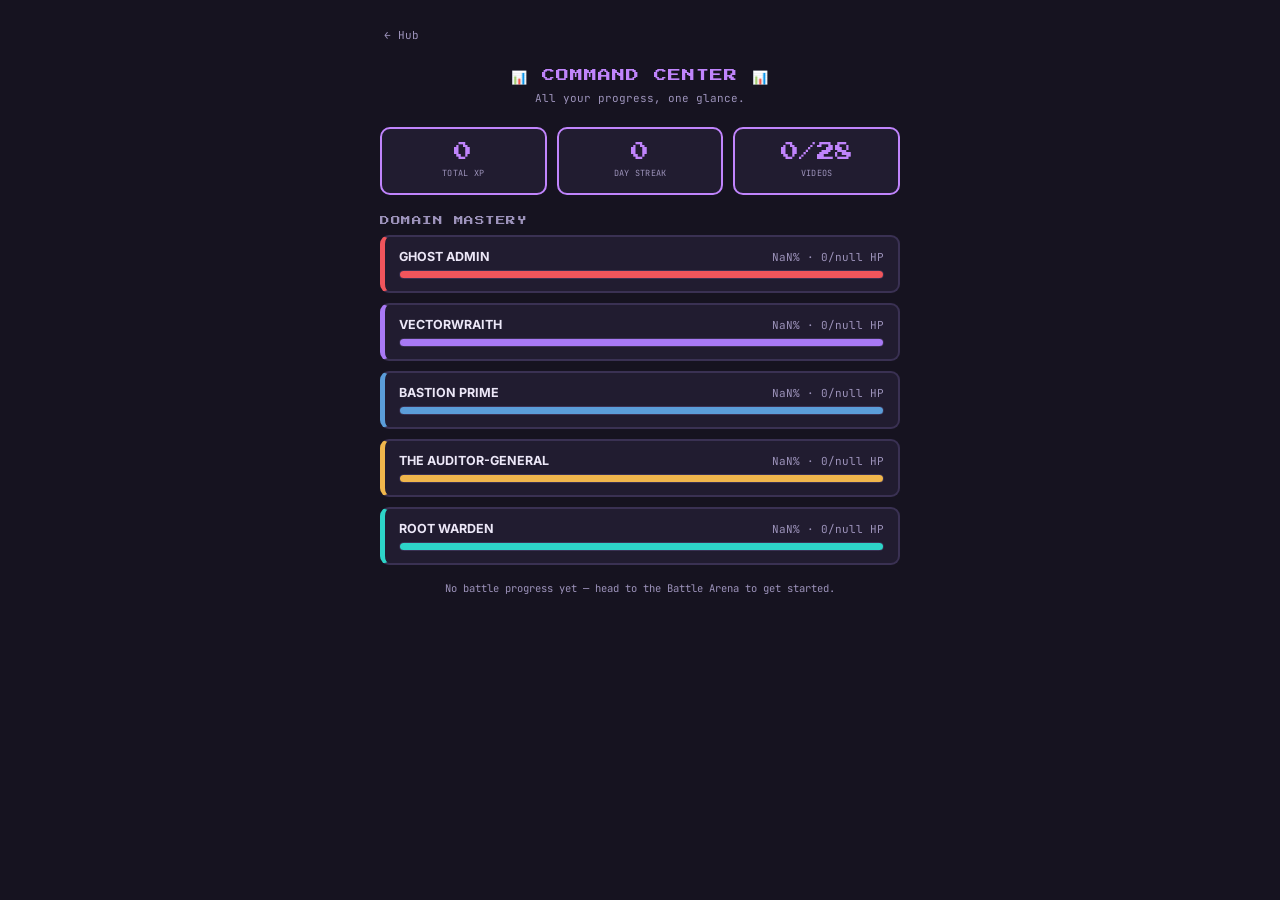
<file: boss-tracker/stats.html>
<!DOCTYPE html>
<html lang="en">
<head>
<meta charset="UTF-8">
<meta name="viewport" content="width=device-width, initial-scale=1, maximum-scale=1, user-scalable=no">
<meta name="theme-color" content="#161320">
<meta name="apple-mobile-web-app-capable" content="yes">
<link rel="manifest" href="manifest.json">
<link rel="apple-touch-icon" href="icons/icon-192.png">
<link rel="stylesheet" href="shared/base.css">
<title>Command Center — Sec+ Mission Hub</title>
<style>
  .cc-stat-row{display:flex; gap:10px; margin-bottom:20px;}
  .cc-stat-box{
    flex:1; background:var(--panel); border:2px solid var(--violet); border-radius:10px;
    padding:14px 6px; text-align:center;
  }
  .cc-stat-box .num{font-family:var(--pixel); font-size:18px; color:var(--violet);}
  .cc-stat-box .lbl{font-family:var(--mono); font-size:8.5px; color:var(--text-dim); margin-top:6px; text-transform:uppercase; letter-spacing:.3px;}

  .section-lbl{font-family:var(--pixel); font-size:9.5px; color:var(--text-dim); letter-spacing:.5px; margin:20px 0 10px;}

  .mastery-row{
    background:var(--panel); border:2px solid var(--line); border-left-width:5px; border-radius:9px;
    padding:12px 14px; margin-bottom:10px;
  }
  .mastery-head{display:flex; justify-content:space-between; align-items:baseline; margin-bottom:6px;}
  .mastery-name{font-family:var(--sans); font-weight:700; font-size:12.5px;}
  .mastery-pct{font-family:var(--mono); font-size:11px; color:var(--text-dim);}
  .mastery-track{width:100%; height:9px; background:#120f1c; border-radius:5px; overflow:hidden; border:1px solid var(--line);}
  .mastery-fill{height:100%; transition:width .3s ease;}

  .empty-note{font-family:var(--mono); font-size:10.5px; color:var(--text-dim); text-align:center; margin:16px 0;}
</style>
</head>
<body>
<div class="frame">
  <a class="hub-link" href="index.html">← Hub</a>
  <div class="title" style="color:var(--violet)">📊 COMMAND CENTER 📊</div>
  <div class="subtitle">All your progress, one glance.</div>

  <div class="cc-stat-row">
    <div class="cc-stat-box"><div class="num" id="ccXp">0</div><div class="lbl">Total XP</div></div>
    <div class="cc-stat-box"><div class="num" id="ccStreak">0</div><div class="lbl">Day Streak</div></div>
    <div class="cc-stat-box"><div class="num" id="ccVideos">0/0</div><div class="lbl">Videos</div></div>
  </div>

  <div class="section-lbl">DOMAIN MASTERY</div>
  <div id="masteryList"></div>
  <div id="emptyNote" class="empty-note" style="display:none">No battle progress yet — head to the Battle Arena to get started.</div>
</div>

<script src="shared/config.js"></script>
<script>
async function loadScheduleVideoCount(){
  try{
    const res = await fetch('./data/schedule.json');
    const schedule = await res.json();
    return Object.values(schedule).reduce((sum, dayVideos) => sum + dayVideos.length, 0);
  }catch(e){
    console.error('failed to load schedule.json', e);
    return 0;
  }
}

(async function init(){
  const gameState = loadGameStateReadOnly();
  const scheduleState = loadScheduleStateReadOnly();
  const totalVideos = await loadScheduleVideoCount();

  const xp = gameState ? gameState.xp || 0 : 0;
  const streak = gameState ? computeStreakFromDates(gameState.logDates || []) : 0;
  const watchedCount = scheduleState ? Object.values(scheduleState.watched || {}).filter(Boolean).length : 0;

  document.getElementById('ccXp').textContent = xp;
  document.getElementById('ccStreak').textContent = streak;
  document.getElementById('ccVideos').textContent = `${watchedCount}/${totalVideos}`;

  const list = document.getElementById('masteryList');
  if(!gameState){
    document.getElementById('emptyNote').style.display = 'block';
  }
  BOSSES.forEach(boss=>{
    const busted = gameState ? (gameState.busted && gameState.busted[boss.id]) || 0 : 0;
    const maxHp = bossMaxHp(boss, gameState ? gameState.maxHpOverrides : null);
    const pct = Math.round((busted / maxHp) * 100);
    const row = document.createElement('div');
    row.className = 'mastery-row';
    row.style.borderLeftColor = boss.color;
    row.innerHTML = `
      <div class="mastery-head">
        <span class="mastery-name">${escapeHtml(boss.name)}</span>
        <span class="mastery-pct">${pct}% · ${busted}/${maxHp} HP</span>
      </div>
      <div class="mastery-track"><div class="mastery-fill" style="width:${pct}%; background:${boss.color}"></div></div>
    `;
    list.appendChild(row);
  });
})();

if('serviceWorker' in navigator){
  window.addEventListener('load', ()=>{
    navigator.serviceWorker.register('sw.js').catch(()=>{});
  });
}
</script>
</body>
</html>
</file>
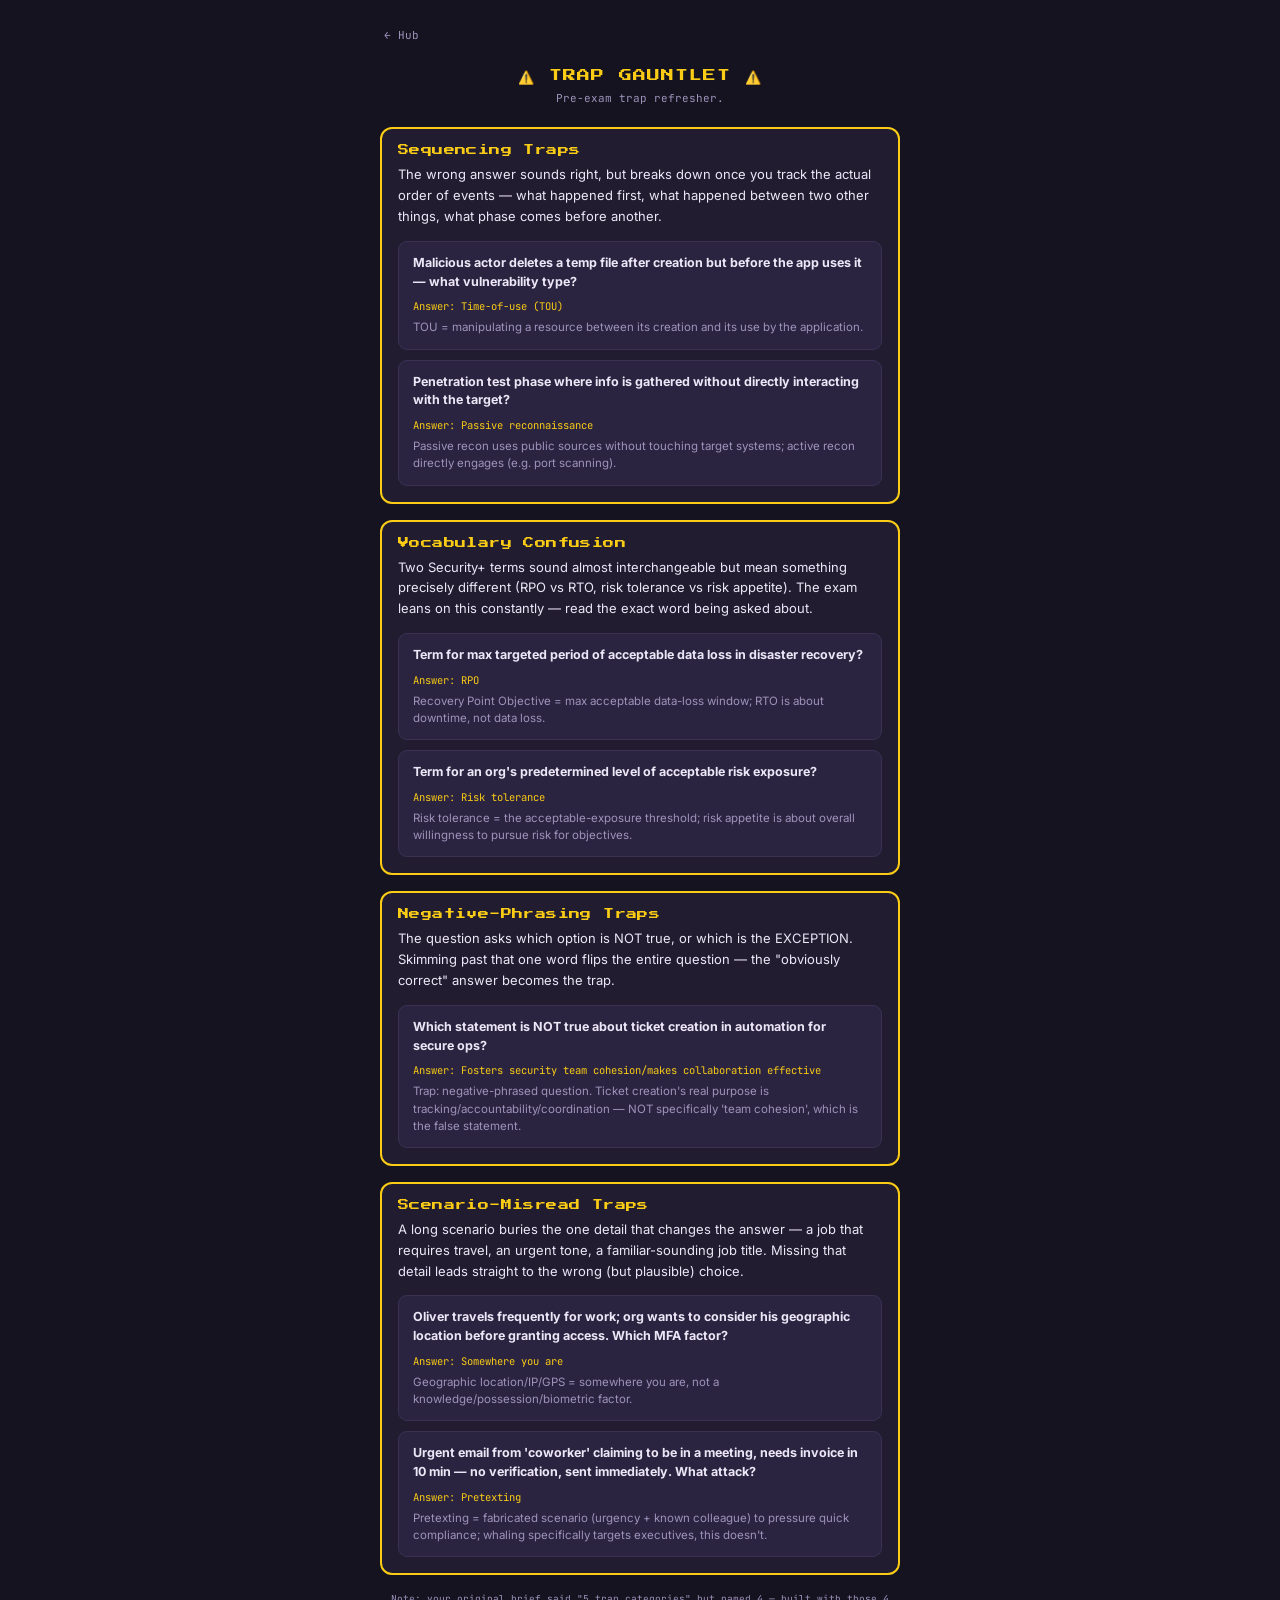
<file: boss-tracker/traps.html>
<!DOCTYPE html>
<html lang="en">
<head>
<meta charset="UTF-8">
<meta name="viewport" content="width=device-width, initial-scale=1, maximum-scale=1, user-scalable=no">
<meta name="theme-color" content="#161320">
<meta name="apple-mobile-web-app-capable" content="yes">
<link rel="manifest" href="manifest.json">
<link rel="apple-touch-icon" href="icons/icon-192.png">
<link rel="stylesheet" href="shared/base.css">
<title>Trap Gauntlet — Sec+ Mission Hub</title>
<style>
  .trap-card{background:var(--panel); border:2px solid var(--hp-yellow); border-radius:12px; padding:16px; margin-bottom:16px;}
  .trap-name{font-family:var(--pixel); font-size:11px; color:var(--hp-yellow); letter-spacing:.4px; margin-bottom:8px;}
  .trap-desc{font-family:var(--sans); font-size:13px; line-height:1.6; color:var(--text); margin-bottom:14px;}
  .trap-example{background:var(--panel-raised); border:1px solid var(--line); border-radius:9px; padding:12px 14px; margin-bottom:10px;}
  .trap-example:last-child{margin-bottom:0;}
  .trap-q{font-family:var(--sans); font-weight:700; font-size:12.5px; margin-bottom:8px; line-height:1.5;}
  .trap-a{font-family:var(--mono); font-size:10.5px; color:var(--hp-yellow); margin-bottom:6px;}
  .trap-why{font-family:var(--sans); font-size:11.5px; color:var(--text-dim); line-height:1.5;}
  .note{font-family:var(--mono); font-size:9.5px; color:var(--text-dim); text-align:center; margin:10px 0 20px; line-height:1.6;}
</style>
</head>
<body>
<div class="frame">
  <a class="hub-link" href="index.html">← Hub</a>
  <div class="title" style="color:var(--hp-yellow)">⚠️ TRAP GAUNTLET ⚠️</div>
  <div class="subtitle">Pre-exam trap refresher.</div>

  <div id="trapList"></div>
</div>

<script src="shared/config.js"></script>
<script>
const TRAP_CATEGORIES = [
  {
    name: 'Sequencing Traps',
    desc: "The wrong answer sounds right, but breaks down once you track the actual order of events — what happened first, what happened between two other things, what phase comes before another.",
    exampleIds: ['q75', 'q58']
  },
  {
    name: 'Vocabulary Confusion',
    desc: "Two Security+ terms sound almost interchangeable but mean something precisely different (RPO vs RTO, risk tolerance vs risk appetite). The exam leans on this constantly — read the exact word being asked about.",
    exampleIds: ['q47', 'q79']
  },
  {
    name: 'Negative-Phrasing Traps',
    desc: 'The question asks which option is NOT true, or which is the EXCEPTION. Skimming past that one word flips the entire question — the "obviously correct" answer becomes the trap.',
    exampleIds: ['q18']
  },
  {
    name: 'Scenario-Misread Traps',
    desc: "A long scenario buries the one detail that changes the answer — a job that requires travel, an urgent tone, a familiar-sounding job title. Missing that detail leads straight to the wrong (but plausible) choice.",
    exampleIds: ['q1', 'q19']
  },
];

async function loadQuestionBank(){
  try{
    const res = await fetch('./data/question_bank.json');
    return await res.json();
  }catch(e){
    console.error('failed to load question_bank.json', e);
    return [];
  }
}

(async function init(){
  const bank = await loadQuestionBank();
  const byId = {};
  bank.forEach(q => byId[q.id] = q);

  const container = document.getElementById('trapList');
  TRAP_CATEGORIES.forEach(cat=>{
    const card = document.createElement('div');
    card.className = 'trap-card';
    const examplesHtml = cat.exampleIds.map(id=>{
      const q = byId[id];
      if(!q) return '';
      return `
        <div class="trap-example">
          <div class="trap-q">${escapeHtml(q.question)}</div>
          <div class="trap-a">Answer: ${escapeHtml(q.answer)}</div>
          <div class="trap-why">${escapeHtml(q.why || '')}</div>
        </div>`;
    }).join('');
    card.innerHTML = `
      <div class="trap-name">${escapeHtml(cat.name)}</div>
      <div class="trap-desc">${escapeHtml(cat.desc)}</div>
      ${examplesHtml}
    `;
    container.appendChild(card);
  });

  const note = document.createElement('div');
  note.className = 'note';
  note.textContent = 'Note: your original brief said "5 trap categories" but named 4 — built with those 4 for now.';
  container.appendChild(note);
})();

if('serviceWorker' in navigator){
  window.addEventListener('load', ()=>{
    navigator.serviceWorker.register('sw.js').catch(()=>{});
  });
}
</script>
</body>
</html>
</file>
<file: boss-tracker/shared/base.css>
@import url('https://fonts.googleapis.com/css2?family=Press+Start+2P&family=JetBrains+Mono:wght@400;500;700&family=Inter:wght@400;600;700;800&display=swap');

:root{
  --bg-deep:#161320;
  --panel:#211c30;
  --panel-raised:#2b2440;
  --line:#3a3153;
  --text:#ece7f7;
  --text-dim:#9d93bb;
  --gold:#f5c451;
  --cyan:#00c8ff;
  --violet:#c084fc;
  --hp-green:#4ade80;
  --hp-yellow:#facc15;
  --hp-red:#f87171;
  --pixel:'Press Start 2P', monospace;
  --mono:'JetBrains Mono', monospace;
  --sans:'Inter', sans-serif;
}
*{box-sizing:border-box; -webkit-tap-highlight-color:transparent;}
html,body{height:100%;}
body{
  margin:0; background:var(--bg-deep); color:var(--text); font-family:var(--sans);
  padding:20px 14px calc(20px + env(safe-area-inset-bottom));
  overscroll-behavior:none;
}

.frame{max-width:520px; margin:0 auto;}
.title{
  font-family:var(--pixel); font-size:13px; color:var(--gold); text-align:center;
  letter-spacing:1px; margin-bottom:4px; line-height:1.8;
}
.subtitle{text-align:center; font-family:var(--mono); font-size:11px; color:var(--text-dim); margin-bottom:22px;}

.hub-link{
  display:inline-flex; align-items:center; gap:6px; font-family:var(--mono); font-size:11px;
  color:var(--text-dim); text-decoration:none; padding:8px 4px; margin-bottom:14px;
}
.hub-link:active{color:var(--gold);}

.stat-row{display:flex; gap:10px; margin-bottom:22px;}
.stat-box{
  flex:1; background:var(--panel); border:2px solid var(--line); border-radius:10px;
  padding:12px 6px; text-align:center;
}
.stat-box .num{font-family:var(--pixel); font-size:17px; color:var(--cyan);}
.stat-box .lbl{font-family:var(--mono); font-size:8.5px; color:var(--text-dim); margin-top:6px; text-transform:uppercase; letter-spacing:.3px;}

.toast{
  position:fixed; bottom:24px; left:50%; transform:translateX(-50%) translateY(20px); opacity:0;
  background:var(--panel-raised); border:2px solid var(--gold); color:var(--gold); font-family:var(--pixel);
  font-size:9.5px; padding:12px 16px; border-radius:8px; transition:.25s; pointer-events:none; z-index:100;
  max-width:88%; text-align:center;
}
.toast.show{opacity:1; transform:translateX(-50%) translateY(0);}

/* ---------- Hub cards ---------- */
.card-grid{display:flex; flex-direction:column; gap:12px;}
.hub-card{
  display:block; background:var(--panel); border:2px solid var(--line); border-left-width:5px;
  border-radius:10px; padding:16px; text-decoration:none; color:var(--text);
}
.hub-card:active{border-color:var(--gold); border-left-color:var(--card-accent, var(--gold));}
.hub-card-icon{font-size:22px; margin-bottom:8px; display:block;}
.hub-card-title{font-family:var(--sans); font-weight:800; font-size:14px; margin-bottom:4px;}
.hub-card-desc{font-family:var(--mono); font-size:10.5px; color:var(--text-dim); line-height:1.5;}

/* ---------- Stub / coming soon ---------- */
.stub-card{
  background:var(--panel); border:2px solid var(--line); border-radius:12px; padding:24px 18px;
  text-align:center; margin-top:20px;
}
.stub-icon{font-size:32px; margin-bottom:12px;}
.stub-title{font-family:var(--pixel); font-size:12px; color:var(--gold); margin-bottom:10px; letter-spacing:.5px;}
.stub-desc{font-family:var(--sans); font-size:13px; color:var(--text-dim); line-height:1.6;}
</file>
